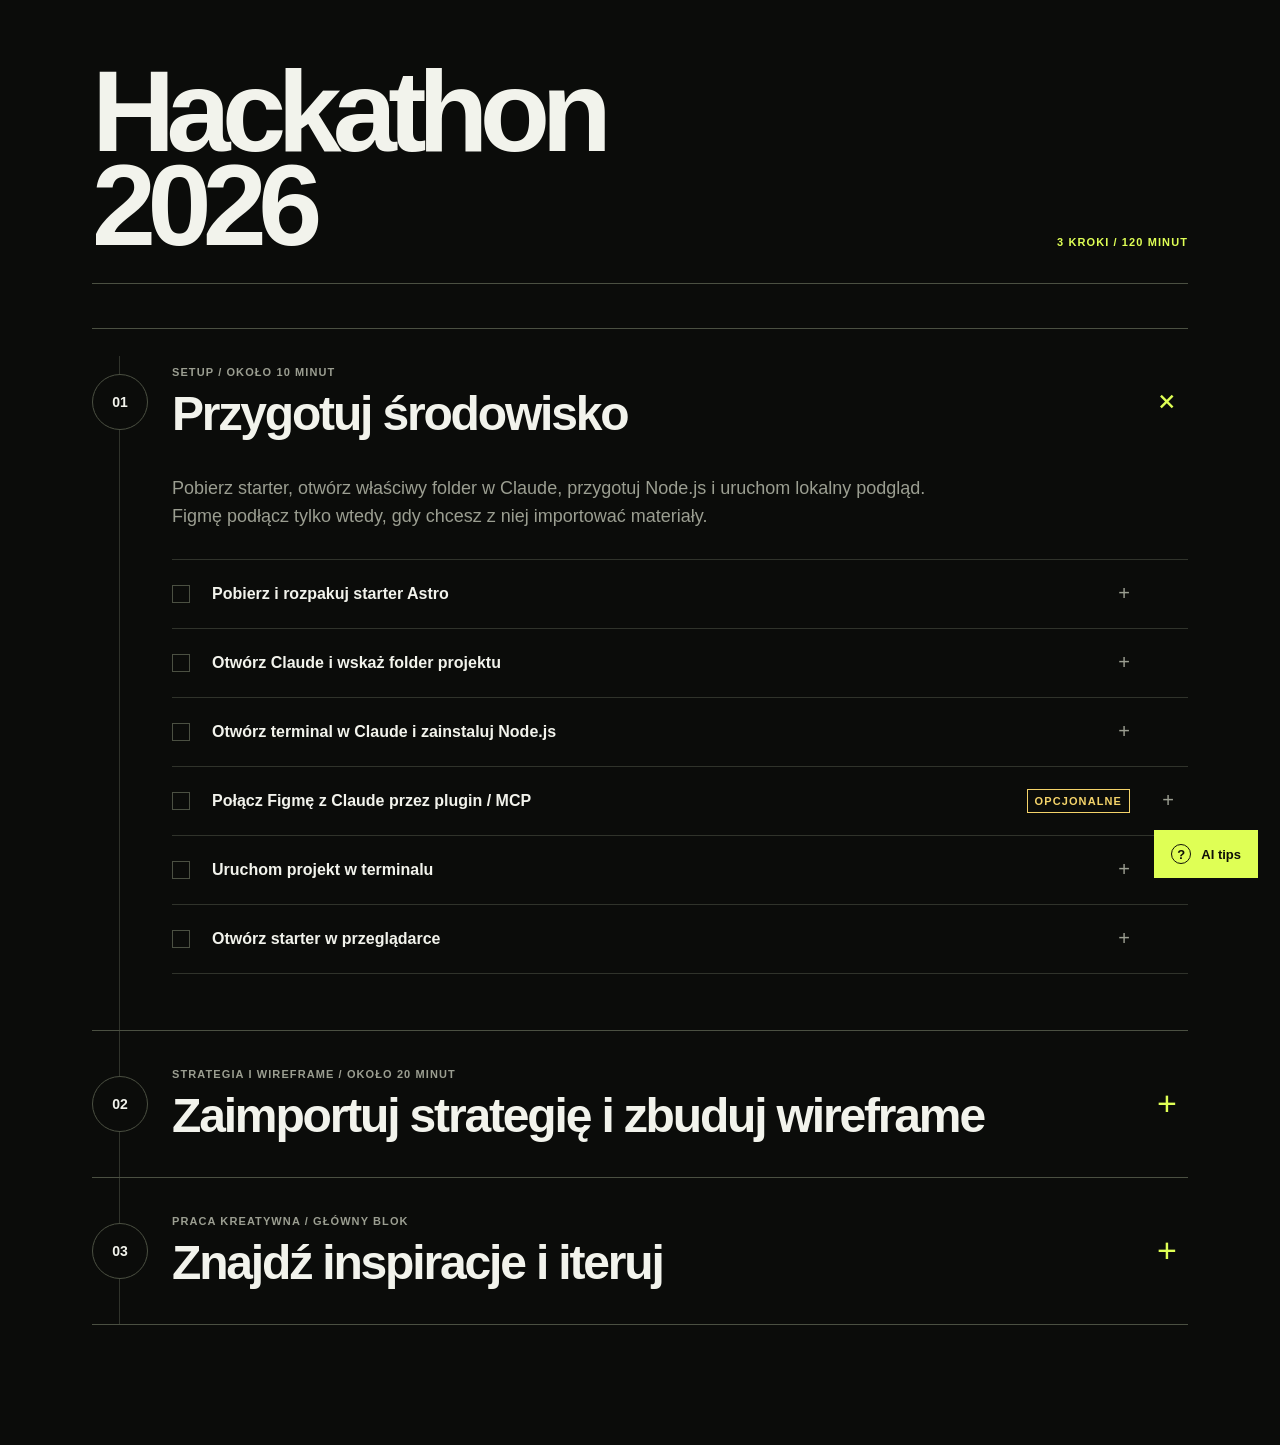
<file: hackathon-flow-solo/index.html>
<!doctype html>
<html lang="pl">
<head>
  <meta charset="utf-8">
  <meta name="viewport" content="width=device-width, initial-scale=1">
  <meta name="color-scheme" content="dark">
  <title>Hackathon 2026 — flow solo</title>
  <style>
    :root {
      --bg: #0b0c0a;
      --surface: #11120f;
      --surface-2: #171914;
      --text: #f2f3ec;
      --muted: #9b9e91;
      --line: #30332b;
      --line-strong: #4b5042;
      --accent: #dfff55;
      --accent-ink: #101108;
      --success: #77e59b;
      --success-bg: #173a23;
      --warning: #f4d36a;
      --radius: 2px;
      --page: 1160px;
      --focus: 0 0 0 3px rgba(223, 255, 85, .35);
    }

    * { box-sizing: border-box; }

    html { scroll-behavior: smooth; }

    body {
      background: var(--bg);
      color: var(--text);
      font-family: Inter, ui-sans-serif, -apple-system, BlinkMacSystemFont, "Segoe UI", sans-serif;
      margin: 0;
      min-width: 320px;
    }

    button, a { font: inherit; }

    button:focus-visible,
    a:focus-visible,
    summary:focus-visible {
      outline: 0;
      box-shadow: var(--focus);
    }

    .page {
      margin: 0 auto;
      max-width: var(--page);
      padding: 64px 32px 120px;
    }

    .hero {
      align-items: flex-end;
      border-bottom: 1px solid var(--line-strong);
      display: flex;
      justify-content: space-between;
      padding-bottom: 30px;
    }

    h1 {
      font-size: clamp(64px, 9vw, 132px);
      font-weight: 720;
      letter-spacing: -.075em;
      line-height: .82;
      margin: 0;
    }

    .hero-meta,
    .eyebrow,
    .snippet-label,
    .tag {
      font-size: 11px;
      font-weight: 760;
      letter-spacing: .1em;
      text-transform: uppercase;
    }

    .hero-meta { color: var(--accent); padding-bottom: 5px; }

    .timeline {
      counter-reset: stage;
      margin-top: 44px;
      position: relative;
    }

    .timeline::before {
      background: var(--line);
      bottom: 0;
      content: "";
      left: 27px;
      position: absolute;
      top: 28px;
      width: 1px;
    }

    details > summary { list-style: none; }
    details > summary::-webkit-details-marker { display: none; }

    .stage {
      border-bottom: 1px solid var(--line-strong);
      counter-increment: stage;
      position: relative;
    }

    .stage:first-child { border-top: 1px solid var(--line-strong); }

    .stage-summary {
      align-items: center;
      cursor: pointer;
      display: grid;
      gap: 24px;
      grid-template-columns: 56px minmax(0, 1fr) 42px;
      min-height: 146px;
      padding: 24px 0;
    }

    .stage-summary:hover .stage-title { color: var(--accent); }

    .stage-number {
      align-items: center;
      background: var(--bg);
      border: 1px solid var(--line-strong);
      border-radius: 50%;
      display: flex;
      font-size: 14px;
      font-weight: 760;
      height: 56px;
      justify-content: center;
      position: relative;
      width: 56px;
      z-index: 1;
    }

    .stage-number::before { content: counter(stage, decimal-leading-zero); }

    .eyebrow {
      color: var(--muted);
      display: block;
      margin-bottom: 12px;
    }

    .stage-title {
      display: block;
      font-size: clamp(28px, 4vw, 48px);
      font-weight: 650;
      letter-spacing: -.045em;
      line-height: 1;
      transition: color 180ms ease;
    }

    .stage-status {
      background: var(--success-bg);
      color: var(--success);
      display: none;
      letter-spacing: .04em;
      margin-left: 8px;
      padding: 5px 7px;
    }

    .stage.is-complete .stage-number {
      background: var(--success-bg);
      border-color: var(--success);
      color: var(--success);
    }

    .stage.is-complete .stage-number::before { content: "✓"; font-size: 19px; }
    .stage.is-complete .stage-status { display: inline-block; }

    .plus {
      color: var(--accent);
      font-size: 34px;
      font-weight: 300;
      justify-self: center;
      transition: transform 180ms ease;
    }

    .stage[open] > .stage-summary .plus { transform: rotate(45deg); }

    .stage-body {
      padding: 0 0 56px 80px;
    }

    .stage-lead {
      color: var(--muted);
      font-size: 18px;
      line-height: 1.55;
      margin: 0 0 28px;
      max-width: 760px;
    }

    .tasks { border-top: 1px solid var(--line); }

    .task { border-bottom: 1px solid var(--line); }

    .task-summary {
      align-items: center;
      cursor: pointer;
      display: grid;
      gap: 16px;
      grid-template-columns: 24px minmax(0, 1fr) auto 28px;
      min-height: 68px;
      padding: 12px 14px 12px 0;
    }

    .task-summary:hover .task-title { color: var(--accent); }

    .task-check {
      border: 1px solid var(--line-strong);
      display: block;
      height: 18px;
      position: relative;
      width: 18px;
    }

    .task.is-done .task-check {
      background: var(--success-bg);
      border-color: var(--success);
    }

    .task.is-done .task-check::after {
      color: var(--success);
      content: "✓";
      font-size: 12px;
      font-weight: 800;
      left: 3px;
      position: absolute;
      top: 0;
    }

    .task-title { font-size: 16px; font-weight: 680; transition: color 180ms ease; }

    .task-plus {
      color: var(--muted);
      font-size: 20px;
      justify-self: end;
      transition: transform 180ms ease;
    }

    .task[open] > .task-summary .task-plus { transform: rotate(45deg); }

    .tag {
      border: 1px solid currentColor;
      color: var(--warning);
      padding: 5px 7px;
      white-space: nowrap;
    }

    .task-content {
      display: grid;
      gap: 24px;
      grid-template-columns: minmax(0, 1fr) auto;
      padding: 12px 14px 28px 40px;
    }

    .task-copy { max-width: 800px; min-width: 0; }
    .task-copy p { color: var(--muted); line-height: 1.6; margin: 0 0 14px; }
    .task-copy p:last-child { margin-bottom: 0; }
    .task-copy strong { color: var(--text); }

    .button {
      align-items: center;
      background: transparent;
      border: 1px solid var(--line-strong);
      border-radius: var(--radius);
      color: var(--text);
      cursor: pointer;
      display: inline-flex;
      font-size: 12px;
      font-weight: 720;
      justify-content: center;
      min-height: 38px;
      padding: 9px 12px;
      text-decoration: none;
      transition: background 160ms ease, border-color 160ms ease, color 160ms ease;
    }

    .button:hover { border-color: var(--accent); color: var(--accent); }
    .button--accent { background: var(--accent); border-color: var(--accent); color: var(--accent-ink); }
    .button--accent:hover { background: var(--text); border-color: var(--text); color: var(--bg); }
    .button--done { align-self: start; white-space: nowrap; }
    .task.is-done .button--done { border-color: var(--success); color: var(--success); }
    .task[data-optional="true"].is-done .button--done { border-color: var(--warning); color: var(--warning); }

    .links { display: flex; flex-wrap: wrap; gap: 10px; margin: 18px 0; }

    [aria-disabled="true"] { cursor: not-allowed; opacity: .58; }

    .snippet {
      background: var(--surface);
      border: 1px solid var(--line);
      margin-top: 14px;
      min-width: 0;
    }

    .snippet-head {
      align-items: center;
      border-bottom: 1px solid var(--line);
      display: flex;
      justify-content: space-between;
      min-height: 48px;
      padding: 7px 9px 7px 15px;
    }

    .snippet-label { color: var(--muted); }

    pre {
      color: #dfe5ce;
      font-family: "SFMono-Regular", Consolas, "Liberation Mono", monospace;
      font-size: 12px;
      line-height: 1.65;
      margin: 0;
      overflow-x: auto;
      padding: 18px;
      white-space: pre-wrap;
    }

    .notice {
      border-left: 2px solid var(--accent);
      margin-top: 20px !important;
      padding: 2px 0 2px 16px;
    }

    .link-list { border-top: 1px solid var(--line); margin: 20px 0; }

    .link-row {
      align-items: center;
      border-bottom: 1px solid var(--line);
      color: var(--text);
      display: grid;
      gap: 16px;
      grid-template-columns: minmax(0, 1fr) auto 36px;
      min-height: 72px;
      padding: 12px 14px;
      text-decoration: none;
    }

    .link-row:not([aria-disabled="true"]):hover { background: var(--surface-2); }
    .link-platform { min-width: 0; }
    .link-platform strong { display: block; font-size: 15px; }
    .link-platform small { color: var(--muted); display: block; font-size: 12px; margin-top: 4px; }
    .link-tag { border: 1px solid var(--line-strong); color: var(--muted); font-size: 10px; letter-spacing: .08em; padding: 5px 7px; text-transform: uppercase; }
    .link-arrow { color: var(--accent); font-size: 18px; justify-self: end; }

    .load-more-row {
      align-items: center;
      display: flex;
      gap: 16px;
      justify-content: space-between;
      margin: -4px 0 20px;
    }

    .source-count {
      color: var(--muted);
      font-size: 11px;
      letter-spacing: .08em;
      text-transform: uppercase;
    }

    .load-more-row .button { min-width: 148px; }

    .guide-launcher {
      align-items: center;
      background: var(--accent);
      border: 0;
      bottom: 22px;
      color: var(--accent-ink);
      cursor: pointer;
      display: flex;
      font-size: 13px;
      font-weight: 800;
      gap: 10px;
      min-height: 48px;
      padding: 0 17px;
      position: fixed;
      right: 22px;
      z-index: 20;
    }

    .guide-launcher-icon {
      align-items: center;
      border: 1px solid currentColor;
      border-radius: 50%;
      display: flex;
      height: 20px;
      justify-content: center;
      width: 20px;
    }

    .guide-panel {
      background: var(--surface);
      border: 1px solid var(--line-strong);
      bottom: 82px;
      max-height: min(620px, calc(100vh - 110px));
      opacity: 0;
      overflow: auto;
      pointer-events: none;
      position: fixed;
      right: 22px;
      transform: translateY(12px);
      transition: opacity 180ms ease, transform 180ms ease;
      width: min(390px, calc(100vw - 44px));
      z-index: 19;
    }

    .guide-panel.is-open { opacity: 1; pointer-events: auto; transform: translateY(0); }

    .guide-head {
      align-items: flex-start;
      border-bottom: 1px solid var(--line);
      display: flex;
      justify-content: space-between;
      padding: 18px;
    }

    .guide-head span { color: var(--muted); font-size: 10px; letter-spacing: .1em; text-transform: uppercase; }
    .guide-head h2 { font-size: 20px; letter-spacing: -.025em; margin: 5px 0 0; }

    .guide-close {
      background: transparent;
      border: 0;
      color: var(--muted);
      cursor: pointer;
      font-size: 26px;
      height: 32px;
      width: 32px;
    }

    .tip + .tip { border-top: 1px solid var(--line); }
    .tip summary { align-items: center; cursor: pointer; display: flex; font-size: 14px; font-weight: 680; gap: 14px; justify-content: space-between; padding: 16px 18px; }
    .tip summary::after { color: var(--accent); content: "+"; font-size: 18px; font-weight: 400; }
    .tip[open] summary::after { content: "−"; }
    .tip p { color: var(--muted); font-size: 13px; line-height: 1.55; margin: 0; padding: 0 38px 17px 18px; }

    .toast {
      background: var(--text);
      bottom: 28px;
      color: var(--bg);
      font-size: 13px;
      font-weight: 750;
      left: 50%;
      opacity: 0;
      padding: 11px 15px;
      pointer-events: none;
      position: fixed;
      transform: translate(-50%, 10px);
      transition: opacity 160ms ease, transform 160ms ease;
      z-index: 30;
    }

    .toast.is-visible { opacity: 1; transform: translate(-50%, 0); }

    @media (max-width: 760px) {
      .page { padding: 36px 18px 100px; }
      .hero { align-items: flex-start; flex-direction: column; gap: 24px; }
      .hero-meta { padding: 0; }
      .stage-summary { gap: 14px; grid-template-columns: 46px minmax(0, 1fr) 30px; min-height: 120px; }
      .stage-number { height: 46px; width: 46px; }
      .stage-body { padding: 0 0 40px 60px; }
      .timeline::before { left: 22px; }
      .task-summary { gap: 10px; grid-template-columns: 22px minmax(0, 1fr) auto 24px; }
      .task-content { grid-template-columns: 1fr; padding: 14px 8px 24px 32px; }
      .button--done { justify-self: start; }
      .tag { font-size: 9px; }
      .link-row { gap: 10px; padding-inline: 10px; }
      .link-platform small { display: none; }
      .guide-launcher { bottom: 14px; right: 14px; }
      .guide-panel { bottom: 72px; max-height: calc(100svh - 92px); right: 14px; width: calc(100vw - 28px); }
    }

    @media (max-width: 430px) {
      h1 { font-size: 58px; }
      .stage-title { font-size: 25px; }
      .stage-summary { grid-template-columns: 38px minmax(0, 1fr) 28px; }
      .stage-number { height: 38px; width: 38px; }
      .stage-body { padding-left: 0; }
      .timeline::before { display: none; }
      .task-summary { grid-template-columns: 22px minmax(0, 1fr) 24px; }
      .task-summary .tag { grid-column: 2; justify-self: start; }
      .task-summary .task-plus { grid-column: 3; grid-row: 1; }
      pre { font-size: 11px; }
    }

    @media (prefers-reduced-motion: reduce) {
      *, *::before, *::after { scroll-behavior: auto !important; transition-duration: .01ms !important; }
    }
  </style>
</head>
<body>
  <main class="page">
    <header class="hero">
      <h1>Hackathon<br>2026</h1>
      <span class="hero-meta">3 kroki / 120 minut</span>
    </header>

    <section class="timeline" aria-label="Proces hackathonu">
      <details class="stage" id="krok-1" open>
        <summary class="stage-summary">
          <span class="stage-number" aria-hidden="true"></span>
          <span><span class="eyebrow">Setup / około 10 minut <span class="stage-status">✓ Gotowe</span></span><span class="stage-title">Przygotuj środowisko</span></span>
          <span class="plus" aria-hidden="true">+</span>
        </summary>
        <div class="stage-body">
          <p class="stage-lead">Pobierz starter, otwórz właściwy folder w Claude, przygotuj Node.js i uruchom lokalny podgląd. Figmę podłącz tylko wtedy, gdy chcesz z niej importować materiały.</p>
          <div class="tasks">
            <details class="task" data-task="download-starter">
              <summary class="task-summary"><span class="task-check" aria-hidden="true"></span><span class="task-title">Pobierz i rozpakuj starter Astro</span><span class="task-plus" aria-hidden="true">+</span></summary>
              <div class="task-content">
                <div class="task-copy">
                  <p>Pobierz paczkę, rozpakuj ją w łatwym do znalezienia miejscu i nazwij folder według produktu, np. <strong>nazwa-produktu-landing</strong>.</p>
                  <div class="links"><a class="button button--accent" href="#" aria-disabled="true" data-missing-link="astro-starter">Pobierz starter — link do uzupełnienia</a></div>
                </div>
                <button class="button button--done" type="button" data-done>Oznacz jako gotowe</button>
              </div>
            </details>

            <details class="task" data-task="open-claude">
              <summary class="task-summary"><span class="task-check" aria-hidden="true"></span><span class="task-title">Otwórz Claude i wskaż folder projektu</span><span class="task-plus" aria-hidden="true">+</span></summary>
              <div class="task-content">
                <div class="task-copy"><p>Uruchom Claude i wskaż dokładnie folder, w którym znajduje się rozpakowany starter Astro. Przed każdym promptem upewnij się, że pracujesz w prawidłowym projekcie.</p></div>
                <button class="button button--done" type="button" data-done>Oznacz jako gotowe</button>
              </div>
            </details>

            <details class="task" data-task="install-node">
              <summary class="task-summary"><span class="task-check" aria-hidden="true"></span><span class="task-title">Otwórz terminal w Claude i zainstaluj Node.js</span><span class="task-plus" aria-hidden="true">+</span></summary>
              <div class="task-content">
                <div class="task-copy">
                  <p>Po otwarciu projektu uruchom terminal w prawym górnym rogu Claude. Możesz też użyć aplikacji <strong>Terminal</strong> na swoim komputerze — wtedy najpierw przejdź do folderu projektu.</p>
                  <p>Wybierz polecenie odpowiednie dla swojego systemu.</p>
                  <div class="snippet">
                    <div class="snippet-head"><span class="snippet-label">macOS / Homebrew</span><button class="button copy" type="button">Kopiuj</button></div>
                    <pre>brew install node</pre>
                  </div>
                  <div class="snippet">
                    <div class="snippet-head"><span class="snippet-label">Windows / winget</span><button class="button copy" type="button">Kopiuj</button></div>
                    <pre>winget install OpenJS.NodeJS.LTS</pre>
                  </div>
                  <div class="snippet">
                    <div class="snippet-head"><span class="snippet-label">Sprawdź instalację</span><button class="button copy" type="button">Kopiuj</button></div>
                    <pre>node --version
npm --version</pre>
                  </div>
                  <p>Poprawny wynik pokazuje numer wersji Node.js rozpoczynający się od <strong>v</strong> oraz numer npm. Jeżeli polecenie nie istnieje albo nie zwraca numerów wersji, zgłoś problem prowadzącemu.</p>
                </div>
                <button class="button button--done" type="button" data-done>Oznacz jako gotowe</button>
              </div>
            </details>

            <details class="task" data-task="connect-figma" data-optional="true">
              <summary class="task-summary"><span class="task-check" aria-hidden="true"></span><span class="task-title">Połącz Figmę z Claude przez plugin / MCP</span><span class="tag">Opcjonalne</span><span class="task-plus" aria-hidden="true">+</span></summary>
              <div class="task-content">
                <div class="task-copy">
                  <p>Zrób to tylko wtedy, gdy chcesz przenosić z Figmy elementy wizualne, ikony, assety lub fragmenty designu. W Claude otwórz <strong>Plugins</strong>, wybierz <strong>Figma</strong> i przejdź autoryzację na koncie, na którym znajduje się właściwy projekt.</p>
                  <p>Jeżeli nie potrzebujesz Figmy albo integracja nie działa, pomiń ten punkt. Asset możesz wyeksportować ręcznie i umieścić bezpośrednio w folderze projektu.</p>
                </div>
                <button class="button button--done" type="button" data-done>Oznacz opcjonalnie</button>
              </div>
            </details>

            <details class="task" data-task="start-server">
              <summary class="task-summary"><span class="task-check" aria-hidden="true"></span><span class="task-title">Uruchom projekt w terminalu</span><span class="task-plus" aria-hidden="true">+</span></summary>
              <div class="task-content">
                <div class="task-copy">
                  <p>W terminalu otwartym dla folderu projektu wpisz poniższe polecenie i naciśnij Enter.</p>
                  <div class="snippet">
                    <div class="snippet-head"><span class="snippet-label">Terminal / uruchomienie projektu</span><button class="button copy" type="button">Kopiuj</button></div>
                    <pre>npm run dev</pre>
                  </div>
                  <p>Po chwili terminal powinien wyświetlić odpowiedź podobną do tej:</p>
                  <div class="snippet">
                    <div class="snippet-head"><span class="snippet-label">Przykładowa odpowiedź Astro</span></div>
                    <pre>astro v5.x.x ready in 320 ms

┃ Local    http://localhost:4321/
┃ Network  use --host to expose</pre>
                  </div>
                  <p>Skopiuj adres widoczny przy <strong>Local</strong>, np. <strong>http://localhost:4321/</strong>. Jeżeli terminal pokaże inny port, użyj adresu wyświetlonego u siebie.</p>
                </div>
                <button class="button button--done" type="button" data-done>Oznacz jako gotowe</button>
              </div>
            </details>

            <details class="task" data-task="open-preview">
              <summary class="task-summary"><span class="task-check" aria-hidden="true"></span><span class="task-title">Otwórz starter w przeglądarce</span><span class="task-plus" aria-hidden="true">+</span></summary>
              <div class="task-content">
                <div class="task-copy"><p>Wklej lokalny adres w pasku przeglądarki i sprawdź, czy strona startowa działa. Nie zamykaj terminala z uruchomionym serwerem. Gdy widzisz podgląd, przejdź do kroku 2.</p></div>
                <button class="button button--done" type="button" data-done>Oznacz jako gotowe</button>
              </div>
            </details>
          </div>
        </div>
      </details>

      <details class="stage" id="krok-2">
        <summary class="stage-summary">
          <span class="stage-number" aria-hidden="true"></span>
          <span><span class="eyebrow">Strategia i wireframe / około 20 minut <span class="stage-status">✓ Gotowe</span></span><span class="stage-title">Zaimportuj strategię i zbuduj wireframe</span></span>
          <span class="plus" aria-hidden="true">+</span>
        </summary>
        <div class="stage-body">
          <p class="stage-lead">Najpierw przekaż agentowi kontekst produktu. Następnie poproś o propozycję 2–3 sekcji, wybierz kierunek i dopiero wtedy zleć budowę strukturalnej bazy strony.</p>
          <div class="tasks">
            <details class="task" data-task="import-strategy">
              <summary class="task-summary"><span class="task-check" aria-hidden="true"></span><span class="task-title">Załącz strategię w nowym wątku</span><span class="task-plus" aria-hidden="true">+</span></summary>
              <div class="task-content">
                <div class="task-copy">
                  <p>Otwórz nowy wątek w Claude, załącz Markdown ze strategią produktu i wklej poniższy prompt. Agent ma uzupełnić właściwe pliki startera, ale jeszcze niczego nie projektować.</p>
                  <div class="links"><a class="button" href="#" aria-disabled="true" data-missing-link="strategy-markdown">Pobierz strategię — link do uzupełnienia</a></div>
                  <div class="snippet">
                    <div class="snippet-head"><span class="snippet-label">Prompt 01 / import strategii</span><button class="button copy" type="button">Kopiuj</button></div>
                    <pre>Przeczytaj załączony plik Markdown ze strategią produktu przygotowanego podczas pierwszego dnia. Najpierw zapoznaj się z dokumentacją startera i regułami dotyczącymi plików strategicznych.

Przenieś istotny kontekst produktu do właściwych plików w projekcie. Oddziel potwierdzone fakty, założenia i brakujące informacje. Nie twórz jeszcze interfejsu ani nowych komponentów.

Na końcu podsumuj, jakie pliki utworzyłeś lub zmieniłeś, oraz wskaż luki, które mogą wpłynąć na komunikację landing page’a.</pre>
                  </div>
                </div>
                <button class="button button--done" type="button" data-done>Oznacz jako gotowe</button>
              </div>
            </details>

            <details class="task" data-task="propose-architecture">
              <summary class="task-summary"><span class="task-check" aria-hidden="true"></span><span class="task-title">Poproś o propozycję architektury informacji</span><span class="task-plus" aria-hidden="true">+</span></summary>
              <div class="task-content">
                <div class="task-copy">
                  <p>Poproś AI o krótki plan. Na tym etapie wybierasz, co landing page ma powiedzieć — agent nie powinien jeszcze pisać kodu.</p>
                  <div class="snippet">
                    <div class="snippet-head"><span class="snippet-label">Prompt 02 / propozycja sekcji</span><button class="button copy" type="button">Kopiuj</button></div>
                    <pre>Na podstawie plików strategicznych produktu zaproponuj architekturę informacji dla landing page’a składającego się z 2–3 sekcji. Sekcje mają jasno komunikować wartość produktu i promować go właściwemu odbiorcy.

Dla każdej sekcji podaj:
1. cel komunikacyjny,
2. jeden główny komunikat,
3. potrzebną treść, dowód lub asset,
4. sposób przejścia do kolejnej sekcji.

Przedstaw wynik jako krótką, numerowaną listę. Nie pisz kodu, nie buduj jeszcze strony i nie dodawaj niepotwierdzonych informacji.</pre>
                  </div>
                </div>
                <button class="button button--done" type="button" data-done>Oznacz jako gotowe</button>
              </div>
            </details>

            <details class="task" data-task="build-wireframe">
              <summary class="task-summary"><span class="task-check" aria-hidden="true"></span><span class="task-title">Zleć budowę wireframe’u</span><span class="task-plus" aria-hidden="true">+</span></summary>
              <div class="task-content">
                <div class="task-copy">
                  <p>Wklej wybrany i ewentualnie poprawiony wariant architektury. Agent ma zbudować działającą bazę, którą dopracujesz wizualnie w kolejnym kroku.</p>
                  <div class="snippet">
                    <div class="snippet-head"><span class="snippet-label">Prompt 03 / budowa wireframe’u</span><button class="button copy" type="button">Kopiuj</button></div>
                    <pre>Zbuduj wireframe landing page’a na podstawie poniższej, zatwierdzonej architektury informacji:

[WKLEJ TUTAJ WYBRANY PLAN 2–3 SEKCJI]

Stwórz strukturalną bazę tych sekcji. Korzystaj z istniejących komponentów, tokenów, assetów, brandingu i agentic rules startera Mecha. Zachowaj obecny system zamiast tworzyć równoległe style. Użyj treści wynikających z plików strategicznych i nie wymyślaj brakujących faktów.

Na tym etapie skup się na hierarchii, układzie i przepływie informacji — bez pełnego dopracowania wizualnego. Po implementacji sprawdź działanie strony w przeglądarce i podsumuj zmienione pliki.</pre>
                  </div>
                  <p class="notice"><strong>To zadanie może potrwać kilka lub kilkanaście minut.</strong> Nie czekaj bezczynnie — przejdź od razu do kroku 3 i zacznij zbierać inspiracje.</p>
                </div>
                <button class="button button--done" type="button" data-done>Oznacz jako gotowe</button>
              </div>
            </details>
          </div>
        </div>
      </details>

      <details class="stage" id="krok-3">
        <summary class="stage-summary">
          <span class="stage-number" aria-hidden="true"></span>
          <span><span class="eyebrow">Praca kreatywna / główny blok <span class="stage-status">✓ Gotowe</span></span><span class="stage-title">Znajdź inspiracje i iteruj</span></span>
          <span class="plus" aria-hidden="true">+</span>
        </summary>
        <div class="stage-body">
          <p class="stage-lead">W czasie budowy wireframe’u zbierz kierunek wizualny. Gdy baza będzie gotowa, rozwijaj ją małymi zmianami zgodnie z workflow startera pokazanym przez prowadzącego w kroku 0.</p>
          <div class="tasks">
            <details class="task" data-task="find-and-collect-inspiration">
              <summary class="task-summary"><span class="task-check" aria-hidden="true"></span><span class="task-title">Znajdź i zbierz inspiracje</span><span class="task-plus" aria-hidden="true">+</span></summary>
              <div class="task-content">
                <div class="task-copy">
                  <p>Szukaj konkretnych rozwiązań: kompozycji sekcji, sposobu pokazania produktu, zachowania typografii, animacji albo gotowej techniki. Otwieraj przydatne strony w nowych kartach, rób screenshoty i zapisuj assety oraz linki w jednym lokalnym folderze.</p>
                  <div class="link-list" id="inspiration-list" aria-live="polite"></div>
                  <div class="load-more-row">
                    <span class="source-count" id="inspiration-count"></span>
                    <button class="button" id="load-more-inspiration" type="button">Load more</button>
                  </div>
                  <p>Gdy wireframe będzie gotowy, załącz wybrane materiały do Claude i opisz, <strong>jaki efekt chcesz uzyskać</strong>: kompozycję, typografię, motion, asset albo sposób prezentacji produktu. Nie proś o bezpośrednie kopiowanie całej strony.</p>
                  <p>Lista pochodzi z kategorii <strong>Kuratela</strong> w bazie Design Resources. Wpis bez poprawnego adresu pozostaje oznaczony jako link do uzupełnienia.</p>
                </div>
                <button class="button button--done" type="button" data-done>Oznacz jako gotowe</button>
              </div>
            </details>

            <details class="task" data-task="iterate-section-by-section">
              <summary class="task-summary"><span class="task-check" aria-hidden="true"></span><span class="task-title">Iteruj sekcja po sekcji w Claude</span><span class="task-plus" aria-hidden="true">+</span></summary>
              <div class="task-content">
                <div class="task-copy">
                  <p>Włącz <strong>Grid Guides</strong>. Gdy chcesz zmienić element, najedź na niego i skopiuj identyfikator komponentu. Przy zmianach layoutu określaj dokładnie, od której do której kolumny ma znajdować się każdy element.</p>
                  <p>Każdy prompt powinien dotyczyć jednej sekcji, komponentu albo animacji. Możesz pracować w 2–3 wątkach równolegle, jeśli ich zakresy nie dotykają tych samych plików i elementów.</p>

                  <div class="snippet">
                    <div class="snippet-head"><span class="snippet-label">Przykład / kolor przycisku</span><button class="button copy" type="button">Kopiuj</button></div>
                    <pre>Zaktualizuj tylko komponent `[IDENTYFIKATOR PRZYCISKU]`. Zmień jego kolor tła na `[KOLOR LUB TOKEN]` i dobierz czytelny kolor tekstu. Zachowaj istniejące wymiary, typografię oraz stany hover i focus. Nie zmieniaj pozostałych przycisków ani globalnej palety. Po zmianie sprawdź rezultat w przeglądarce.</pre>
                  </div>

                  <div class="snippet">
                    <div class="snippet-head"><span class="snippet-label">Przykład / układ na gridzie</span><button class="button copy" type="button">Kopiuj</button></div>
                    <pre>Zaktualizuj tylko sekcję `[IDENTYFIKATOR SEKCJI]`. Na desktopie umieść blok tekstowy w kolumnach 1–4, a główny wizual w kolumnach 5–12. Zachowaj istniejące komponenty i spacing systemu. Na mobile ustaw najpierw tekst, a następnie wizual. Nie przebudowuj pozostałych sekcji. Sprawdź layout w przeglądarce.</pre>
                  </div>

                  <div class="snippet">
                    <div class="snippet-head"><span class="snippet-label">Przykład / animacja timeline’u</span><button class="button copy" type="button">Kopiuj</button></div>
                    <pre>Dodaj subtelną animację do timeline’u `[IDENTYFIKATOR KOMPONENTU]`. Podczas scrollowania kolejne elementy mają pojawiać się sekwencyjnie przez zmianę opacity i przesunięcie w osi Y. Zachowaj czytelność, aktualny layout i płynność na mobile. Uwzględnij `prefers-reduced-motion` i nie zmieniaj innych komponentów. Po implementacji przetestuj efekt w przeglądarce.</pre>
                  </div>

                  <div class="snippet">
                    <div class="snippet-head"><span class="snippet-label">Przykład / praca z inspiracją</span><button class="button copy" type="button">Kopiuj</button></div>
                    <pre>Pracuj tylko nad sekcją `[IDENTYFIKATOR SEKCJI]`. Załączoną inspirację wykorzystaj jako referencję dla `[KOMPOZYCJI / TYPOGRAFII / MOTION / SPOSOBU POKAZANIA PRODUKTU]`, ale nie kopiuj jej dosłownie. Zachowaj komponenty, tokeny i branding Mecha. Najpierw krótko opisz plan zmiany, następnie go wdroż i sprawdź rezultat w przeglądarce.</pre>
                  </div>
                </div>
                <button class="button button--done" type="button" data-done>Oznacz jako gotowe</button>
              </div>
            </details>
          </div>
        </div>
      </details>
    </section>
  </main>

  <button class="guide-launcher" id="guide-launcher" type="button" aria-expanded="false" aria-controls="ai-guide">
    <span class="guide-launcher-icon" aria-hidden="true">?</span>
    AI tips
  </button>

  <aside class="guide-panel" id="ai-guide" aria-hidden="true" aria-labelledby="guide-title">
    <div class="guide-head">
      <div><span>Szybki poradnik</span><h2 id="guide-title">Jak sprawnie budować z AI</h2></div>
      <button class="guide-close" id="guide-close" type="button" aria-label="Zamknij poradnik">×</button>
    </div>
    <div class="guide-tips">
      <details class="tip"><summary>Pracuj maksymalnie w 2–3 wątkach</summary><p>Osobne wątki mogą dotyczyć np. copy, assetu i animacji. Nie otwieraj kilkunastu rozmów, nad którymi trudno zapanować.</p></details>
      <details class="tip"><summary>Rozdzielaj zakresy</summary><p>Nie zlecaj dwóm agentom jednoczesnej zmiany tego samego komponentu, pliku ani wspólnych tokenów.</p></details>
      <details class="tip"><summary>Opisuj konkretny rezultat</summary><p>Podaj identyfikator komponentu, cel zmiany, kolumny gridu i elementy, których agent nie powinien ruszać. „Zrób ładniej” nie wystarczy.</p></details>
      <details class="tip"><summary>Dobieraj model do zadania</summary><p>Mocniejszego modelu używaj do strategii, architektury, komponentów i animacji. Szybszy wystarczy do copy, spacingu i drobnych poprawek.</p></details>
      <details class="tip"><summary>Nie czekaj bezczynnie</summary><p>Gdy agent buduje wireframe, zbieraj inspiracje, rób screenshoty i przygotowuj assety do kolejnej iteracji.</p></details>
      <details class="tip"><summary>Inspiracja potrzebuje instrukcji</summary><p>Wklejając referencję do Claude, napisz, czy chodzi o kompozycję, typografię, motion, asset czy zachowanie komponentu.</p></details>
      <details class="tip"><summary>Iteruj małymi zmianami</summary><p>Przed większą zmianą upewnij się, że projekt działa. Pracuj sekcja po sekcji i po każdej zmianie sprawdzaj efekt w przeglądarce.</p></details>
      <details class="tip"><summary>Problem techniczny? Zgłoś go</summary><p>Jeżeli projekt nie startuje, terminal pokazuje błąd albo integracja nie działa, zgłoś to prowadzącemu zamiast tracić dużą część warsztatu na diagnozę.</p></details>
    </div>
  </aside>

  <div class="toast" id="toast" role="status" aria-live="polite">Skopiowano</div>

  <script>
    (() => {
      const storageKey = 'hackathon-2026-solo-flow-v1';
      const tasks = [...document.querySelectorAll('.task[data-task]')];
      const toast = document.getElementById('toast');
      const guideLauncher = document.getElementById('guide-launcher');
      const guidePanel = document.getElementById('ai-guide');
      const guideClose = document.getElementById('guide-close');
      const inspirationList = document.getElementById('inspiration-list');
      const inspirationCount = document.getElementById('inspiration-count');
      const loadMoreInspiration = document.getElementById('load-more-inspiration');
      let toastTimer;

      const inspirationSources = [
        { name: 'Awwwards', url: 'https://www.awwwards.com/' },
        { name: 'Behance', url: 'https://www.behance.net/' },
        { name: 'Brandbooki', url: 'https://brandingstyleguides.com/' },
        { name: 'CSS Awards', url: '', description: 'Link do uzupełnienia' },
        { name: 'Curated Design', url: 'https://www.curated.design/' },
        { name: 'dark.design', url: 'https://www.dark.design/' },
        { name: 'Dribbble', url: 'https://dribbble.com/' },
        { name: 'Fonts In Use', url: 'https://fontsinuse.com/' },
        { name: 'Footer Design', url: 'https://www.footer.design/', description: 'Projekty footerów i całych stron' },
        { name: 'Godly', url: 'https://godly.website/' },
        { name: 'Hoverstat.es', url: 'https://www.hoverstat.es/' },
        { name: 'Abduzeedo', url: 'https://abduzeedo.com/', description: 'Magazyn i portal o sztuce oraz designie' },
        { name: 'Panda', url: 'https://app.usepanda.com/#/' },
        { name: 'Visual Journal', url: 'https://visualjournal.it/' },
        { name: 'Httpster', url: 'https://httpster.net/' },
        { name: 'Curator X', url: 'https://www.curatorx.io/inspiration' },
        { name: 'Land-book', url: 'https://land-book.com/' },
        { name: 'MaxiBestOf', url: 'https://maxibestof.one/', description: 'Wybrane projekty digitalowe' },
        { name: 'Minimal Gallery', url: 'https://minimal.gallery/' },
        { name: 'Mobbin', url: 'https://mobbin.com/browse/ios/apps' },
        { name: 'OffGrid', url: 'https://www.offgrid-design.co/' },
        { name: 'Pinterest', url: 'https://pl.pinterest.com/' },
        { name: 'SaaSpo', url: 'https://www.saaspo.com/' },
        { name: 'SeeSaw', url: 'https://www.seesaw.website/' },
        { name: 'Sidebar.io', url: 'https://sidebar.io/' },
        { name: 'SiteInspire', url: 'https://www.siteinspire.com' },
        { name: 'The Brand Identity', url: 'https://the-brandidentity.com/features' },
        { name: 'Wow-web', url: 'https://wow-web.co.uk/' }
      ];

      const inspirationPageSize = 6;
      let visibleInspirationCount = 0;

      function readDone() {
        try {
          const saved = JSON.parse(localStorage.getItem(storageKey));
          return Array.isArray(saved) ? new Set(saved) : new Set();
        } catch (_) {
          return new Set();
        }
      }

      let done = readDone();

      function saveDone() {
        try { localStorage.setItem(storageKey, JSON.stringify([...done])); } catch (_) {}
      }

      function renderDone() {
        tasks.forEach(task => {
          const isDone = done.has(task.dataset.task);
          const button = task.querySelector('[data-done]');
          task.classList.toggle('is-done', isDone);
          if (!button) return;
          button.setAttribute('aria-pressed', String(isDone));
          if (task.dataset.optional === 'true') {
            button.textContent = isDone ? 'Opcjonalne — cofnij' : 'Oznacz opcjonalnie';
          } else {
            button.textContent = isDone ? 'Gotowe — cofnij' : 'Oznacz jako gotowe';
          }
        });

        document.querySelectorAll('.stage').forEach(stage => {
          const requiredTasks = [...stage.querySelectorAll('.task[data-task]:not([data-optional="true"])')];
          const complete = requiredTasks.length > 0 && requiredTasks.every(task => done.has(task.dataset.task));
          stage.classList.toggle('is-complete', complete);
        });
      }

      tasks.forEach(task => {
        const button = task.querySelector('[data-done]');
        if (!button) return;
        button.addEventListener('click', () => {
          const id = task.dataset.task;
          done.has(id) ? done.delete(id) : done.add(id);
          saveDone();
          renderDone();
        });
      });

      function showToast(message) {
        toast.textContent = message;
        toast.classList.add('is-visible');
        clearTimeout(toastTimer);
        toastTimer = setTimeout(() => toast.classList.remove('is-visible'), 1700);
      }

      function sourceDescription(source) {
        if (source.description) return source.description;
        try { return new URL(source.url).hostname.replace(/^www\./, ''); } catch (_) { return 'Link do uzupełnienia'; }
      }

      function createSourceRow(source) {
        const link = document.createElement('a');
        link.className = 'link-row';
        link.target = '_blank';
        link.rel = 'noopener noreferrer';
        link.href = source.url || '#';

        if (!source.url) {
          link.setAttribute('aria-disabled', 'true');
          link.dataset.missingLink = 'css-awards';
        }

        const platform = document.createElement('span');
        platform.className = 'link-platform';

        const name = document.createElement('strong');
        name.textContent = source.name;
        const description = document.createElement('small');
        description.textContent = sourceDescription(source);
        platform.append(name, description);

        const tag = document.createElement('span');
        tag.className = 'link-tag';
        tag.textContent = 'Kuratela';

        const arrow = document.createElement('span');
        arrow.className = 'link-arrow';
        arrow.setAttribute('aria-hidden', 'true');
        arrow.textContent = source.url ? '↗' : '—';

        link.append(platform, tag, arrow);
        return link;
      }

      function renderNextInspirationPage() {
        const nextCount = Math.min(visibleInspirationCount + inspirationPageSize, inspirationSources.length);
        const fragment = document.createDocumentFragment();

        inspirationSources.slice(visibleInspirationCount, nextCount).forEach(source => {
          fragment.appendChild(createSourceRow(source));
        });

        inspirationList.appendChild(fragment);
        visibleInspirationCount = nextCount;
        inspirationCount.textContent = `${visibleInspirationCount} / ${inspirationSources.length} źródeł`;

        const hasMore = visibleInspirationCount < inspirationSources.length;
        loadMoreInspiration.hidden = !hasMore;
        if (hasMore) {
          const remaining = inspirationSources.length - visibleInspirationCount;
          loadMoreInspiration.textContent = `Load more · ${Math.min(inspirationPageSize, remaining)}`;
        }
      }

      async function copyText(value) {
        if (navigator.clipboard && window.isSecureContext) {
          await navigator.clipboard.writeText(value);
          return;
        }
        const area = document.createElement('textarea');
        area.value = value;
        area.setAttribute('readonly', '');
        area.style.position = 'fixed';
        area.style.opacity = '0';
        document.body.appendChild(area);
        area.select();
        const copied = document.execCommand('copy');
        area.remove();
        if (!copied) throw new Error('copy failed');
      }

      document.querySelectorAll('.copy').forEach(button => {
        button.addEventListener('click', async () => {
          const code = button.closest('.snippet')?.querySelector('pre')?.textContent.trim();
          if (!code) return;
          try {
            await copyText(code);
            showToast('Skopiowano');
          } catch (_) {
            showToast('Nie udało się skopiować');
          }
        });
      });

      document.addEventListener('click', event => {
        const link = event.target.closest('[data-missing-link]');
        if (link) {
          event.preventDefault();
          showToast('Link do uzupełnienia');
        }
      });

      loadMoreInspiration.addEventListener('click', renderNextInspirationPage);

      function setGuide(open, restoreFocus = false) {
        guidePanel.classList.toggle('is-open', open);
        guidePanel.setAttribute('aria-hidden', String(!open));
        guideLauncher.setAttribute('aria-expanded', String(open));
        if (open) guideClose.focus();
        if (!open && restoreFocus) guideLauncher.focus();
      }

      guideLauncher.addEventListener('click', () => setGuide(!guidePanel.classList.contains('is-open')));
      guideClose.addEventListener('click', () => setGuide(false, true));

      document.addEventListener('keydown', event => {
        if (event.key === 'Escape' && guidePanel.classList.contains('is-open')) setGuide(false, true);
      });

      document.addEventListener('click', event => {
        if (!guidePanel.classList.contains('is-open')) return;
        if (!guidePanel.contains(event.target) && !guideLauncher.contains(event.target)) setGuide(false);
      });

      renderNextInspirationPage();
      renderDone();
    })();
  </script>
</body>
</html>
</file>
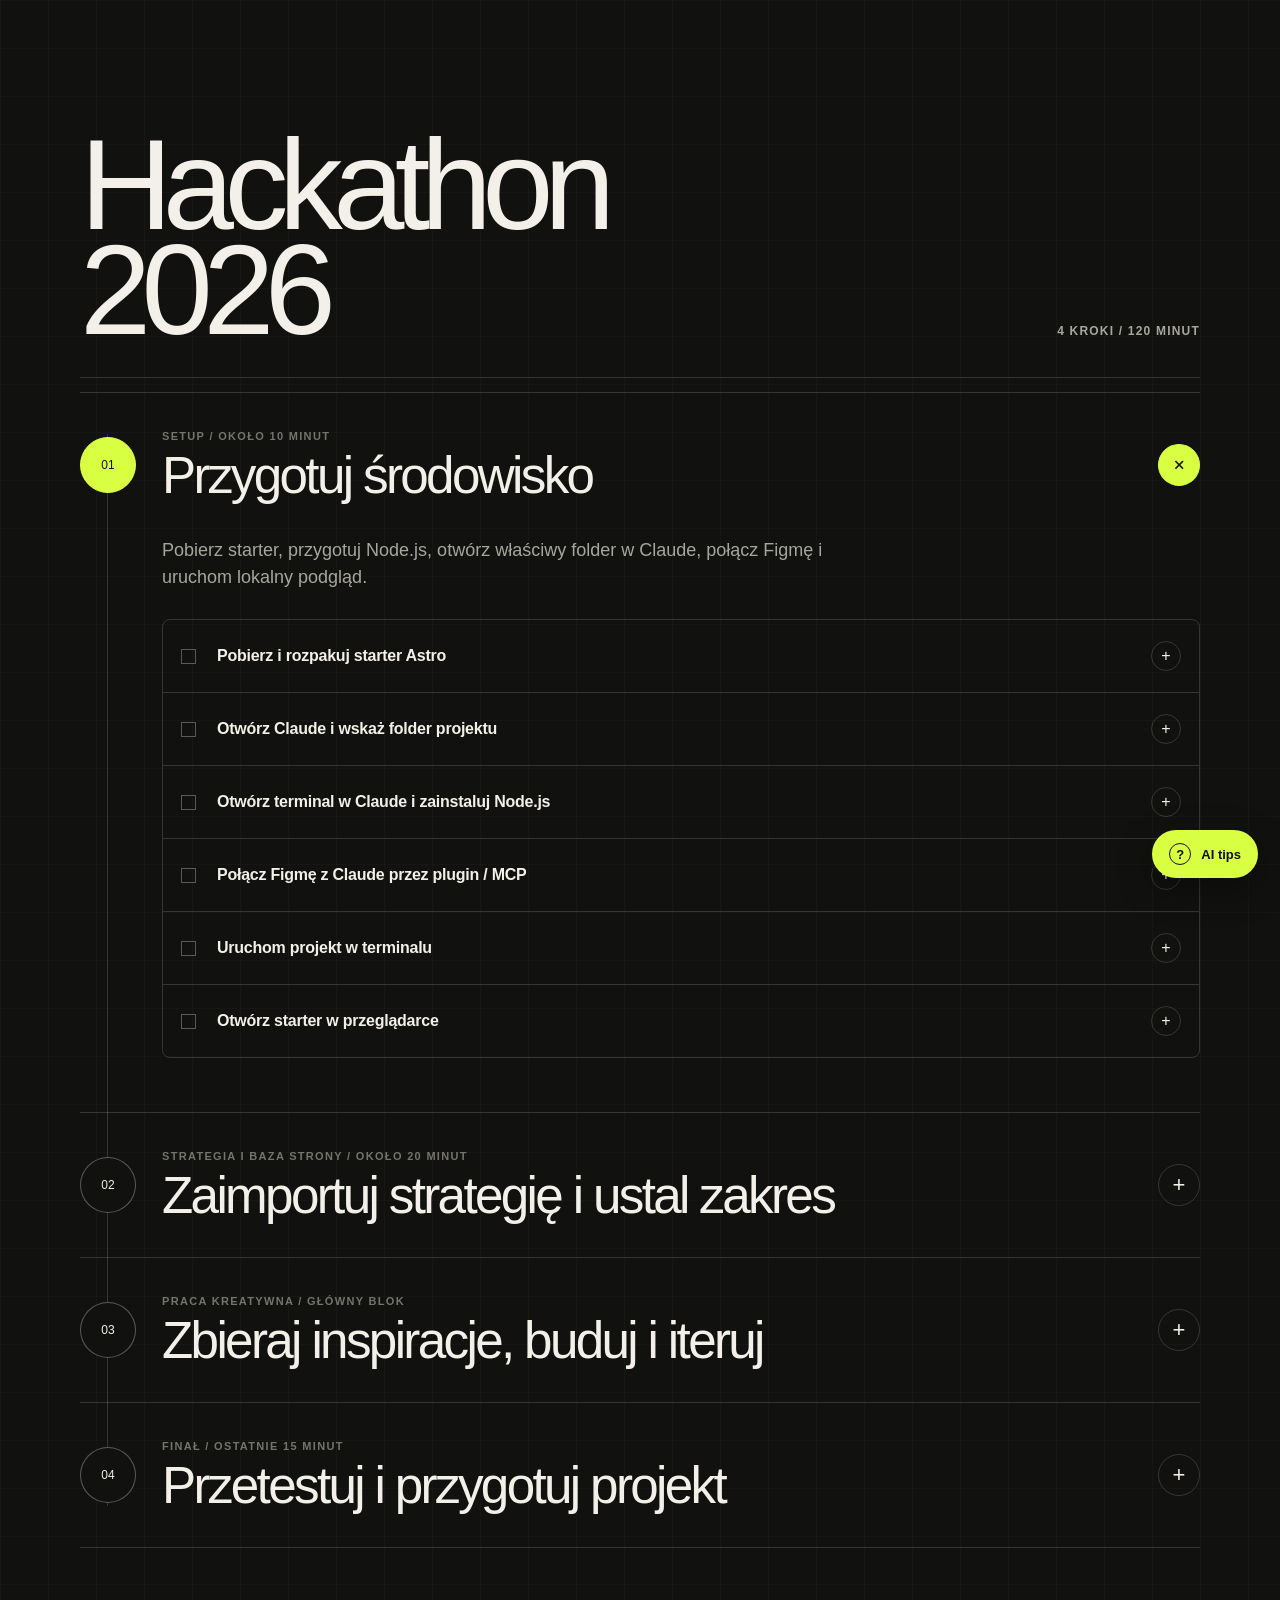
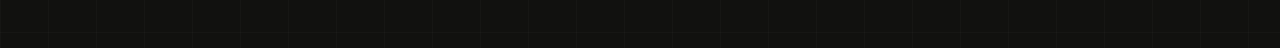
<file: hackathon-flow/index.html>
<!doctype html>
<html lang="pl">
<head>
  <meta charset="utf-8">
  <meta name="viewport" content="width=device-width, initial-scale=1">
  <meta name="theme-color" content="#11110f">
  <meta name="description" content="Hackathon 2026 — cztery kroki od uruchomienia startera Astro do gotowego projektu.">
  <link rel="icon" href="data:image/svg+xml,%3Csvg xmlns='http://www.w3.org/2000/svg' viewBox='0 0 32 32'%3E%3Crect width='32' height='32' rx='4' fill='%23d9ff43'/%3E%3Cpath d='M8 8h16v6H14v4h10v6H8z' fill='%2311110f'/%3E%3C/svg%3E">
  <title>Hackathon 2026</title>
  <style>
    :root {
      color-scheme: dark;
      --bg: #11110f;
      --surface: #181816;
      --surface-2: #20201d;
      --text: #f2f0e8;
      --muted: #a7a69e;
      --quiet: #74746d;
      --line: rgba(242, 240, 232, .16);
      --line-strong: rgba(242, 240, 232, .32);
      --accent: #d9ff43;
      --accent-ink: #11110f;
      --success: #a4e98a;
      --danger: #ff806e;
      --radius: 8px;
      --content: min(1120px, calc(100vw - 48px));
      --ease: cubic-bezier(.22, 1, .36, 1);
    }

    * { box-sizing: border-box; }

    html {
      background: var(--bg);
      scroll-behavior: smooth;
    }

    body {
      background:
        linear-gradient(rgba(255,255,255,.018) 1px, transparent 1px),
        linear-gradient(90deg, rgba(255,255,255,.018) 1px, transparent 1px),
        var(--bg);
      background-size: 48px 48px;
      color: var(--text);
      font-family: Inter, ui-sans-serif, -apple-system, BlinkMacSystemFont, "Segoe UI", sans-serif;
      margin: 0;
      min-width: 320px;
      text-rendering: optimizeLegibility;
    }

    button, a, summary { -webkit-tap-highlight-color: transparent; }
    button { color: inherit; font: inherit; }
    a { color: inherit; }
    :focus-visible { outline: 3px solid var(--accent); outline-offset: 4px; }
    ::selection { background: var(--accent); color: var(--accent-ink); }

    .page {
      margin-inline: auto;
      padding-bottom: 100px;
      width: var(--content);
    }

    .hero {
      align-items: end;
      border-bottom: 1px solid var(--line);
      display: flex;
      justify-content: space-between;
      min-height: 42svh;
      padding: clamp(64px, 12vh, 140px) 0 34px;
    }

    h1 {
      font-size: clamp(62px, 10vw, 148px);
      font-weight: 520;
      letter-spacing: -.075em;
      line-height: .82;
      margin: 0;
    }

    .hero-meta {
      color: var(--muted);
      font-size: 12px;
      font-weight: 700;
      letter-spacing: .1em;
      padding-bottom: 5px;
      text-transform: uppercase;
    }

    .timeline {
      counter-reset: stage;
      margin-top: 14px;
      position: relative;
    }

    .timeline::before {
      background: var(--line);
      content: "";
      left: 27px;
      position: absolute;
      top: 42px;
      bottom: 42px;
      width: 1px;
    }

    .stage {
      border-top: 1px solid var(--line);
      counter-increment: stage;
      position: relative;
    }

    .stage:last-child { border-bottom: 1px solid var(--line); }

    .stage-summary {
      align-items: center;
      cursor: pointer;
      display: grid;
      gap: 26px;
      grid-template-columns: 56px minmax(0, 1fr) 42px;
      list-style: none;
      min-height: 144px;
      padding: 24px 0;
    }

    .stage-summary::-webkit-details-marker,
    .task-summary::-webkit-details-marker { display: none; }

    .stage-number {
      align-items: center;
      background: var(--bg);
      border: 1px solid var(--line-strong);
      border-radius: 50%;
      display: flex;
      font-size: 12px;
      height: 56px;
      justify-content: center;
      position: relative;
      width: 56px;
      z-index: 1;
    }

    .stage-number::before { content: "0" counter(stage); }
    .stage[open] .stage-number { background: var(--accent); border-color: var(--accent); color: var(--accent-ink); }

    .stage-number::after {
      align-items: center;
      background: var(--success);
      border: 2px solid var(--bg);
      border-radius: 50%;
      bottom: -5px;
      color: var(--bg);
      content: "✓";
      display: none;
      font-size: 10px;
      font-weight: 900;
      height: 21px;
      justify-content: center;
      position: absolute;
      right: -5px;
      width: 21px;
    }

    .stage.is-complete .stage-number { border-color: var(--success); }
    .stage.is-complete .stage-number::after { display: flex; }

    .eyebrow {
      align-items: center;
      color: var(--quiet);
      display: flex;
      gap: 9px;
      font-size: 11px;
      font-weight: 760;
      letter-spacing: .12em;
      margin-bottom: 10px;
      text-transform: uppercase;
    }

    .stage-status {
      align-items: center;
      background: var(--success);
      border-radius: 999px;
      color: var(--bg);
      display: none;
      font-size: 9px;
      font-weight: 850;
      gap: 4px;
      letter-spacing: .06em;
      padding: 4px 7px;
    }

    .stage.is-complete .stage-status { display: inline-flex; }

    .stage-title {
      display: block;
      font-size: clamp(29px, 4vw, 52px);
      font-weight: 520;
      letter-spacing: -.052em;
      line-height: .95;
    }

    .plus {
      align-items: center;
      border: 1px solid var(--line);
      border-radius: 50%;
      display: flex;
      font-size: 22px;
      height: 42px;
      justify-content: center;
      transition: background .2s ease, color .2s ease, transform .35s var(--ease);
      width: 42px;
    }

    .stage[open] > .stage-summary .plus,
    .task[open] > .task-summary .task-plus {
      background: var(--accent);
      border-color: var(--accent);
      color: var(--accent-ink);
      transform: rotate(45deg);
    }

    .stage-body {
      padding: 0 0 54px 82px;
    }

    .stage-lead {
      color: var(--muted);
      font-size: 18px;
      line-height: 1.5;
      margin: 0 0 28px;
      max-width: 70ch;
    }

    .statement {
      background: var(--accent);
      border-radius: var(--radius);
      color: var(--accent-ink);
      font-size: clamp(23px, 3vw, 38px);
      font-weight: 560;
      letter-spacing: -.045em;
      line-height: 1.08;
      margin-bottom: 26px;
      padding: clamp(22px, 4vw, 38px);
    }

    .statement small {
      display: block;
      font-size: 11px;
      font-weight: 780;
      letter-spacing: .12em;
      margin-bottom: 24px;
      text-transform: uppercase;
    }

    .tasks {
      border: 1px solid var(--line);
      border-radius: var(--radius);
      overflow: hidden;
    }

    .task + .task { border-top: 1px solid var(--line); }

    .task-summary {
      align-items: center;
      cursor: pointer;
      display: grid;
      gap: 14px;
      grid-template-columns: 22px minmax(0, 1fr) 30px;
      list-style: none;
      min-height: 72px;
      padding: 14px 18px;
      transition: background .2s ease;
    }

    .task-summary:hover { background: rgba(255,255,255,.025); }

    .task-check {
      border: 1px solid var(--line-strong);
      height: 15px;
      position: relative;
      width: 15px;
    }

    .task.is-done .task-check { background: var(--success); border-color: var(--success); }
    .task.is-done .task-check::after { color: var(--bg); content: "✓"; font-size: 11px; font-weight: 900; left: 2px; position: absolute; top: -1px; }
    .task.is-done .task-title { color: var(--muted); }

    .task-title { font-size: 16px; font-weight: 650; letter-spacing: -.015em; }

    .task-plus {
      align-items: center;
      border: 1px solid var(--line);
      border-radius: 50%;
      display: flex;
      font-size: 16px;
      height: 30px;
      justify-content: center;
      transition: background .2s ease, color .2s ease, transform .3s var(--ease);
      width: 30px;
    }

    .task-content {
      background: var(--surface);
      border-top: 1px solid var(--line);
      display: grid;
      gap: 24px;
      grid-template-columns: minmax(0, 1fr) auto;
      padding: 22px 22px 24px 54px;
    }

    .task-copy { color: var(--muted); font-size: 14px; line-height: 1.6; max-width: 72ch; }
    .task-copy p:last-child { margin-bottom: 0; }
    .task-copy strong { color: var(--text); }

    .button {
      align-items: center;
      background: transparent;
      border: 1px solid var(--line-strong);
      border-radius: 6px;
      cursor: pointer;
      display: inline-flex;
      font-size: 12px;
      font-weight: 740;
      gap: 12px;
      justify-content: center;
      min-height: 40px;
      padding: 9px 12px;
      text-decoration: none;
      transition: background .2s ease, border-color .2s ease, color .2s ease, transform .2s var(--ease);
    }

    .button:hover { background: var(--text); border-color: var(--text); color: var(--bg); transform: translateY(-1px); }
    .button--accent { background: var(--accent); border-color: var(--accent); color: var(--accent-ink); }
    .button--done { white-space: nowrap; align-self: start; }
    .task.is-done .button--done { background: var(--success); border-color: var(--success); color: var(--bg); }
    .button[aria-disabled="true"] { border-color: var(--line); color: var(--quiet); cursor: not-allowed; pointer-events: none; }

    .snippet {
      background: #0a0a09;
      border: 1px solid var(--line);
      border-radius: 6px;
      margin-top: 18px;
      overflow: hidden;
    }

    .snippet-head {
      align-items: center;
      border-bottom: 1px solid var(--line);
      display: flex;
      justify-content: space-between;
      padding: 8px 8px 8px 13px;
    }

    .snippet-label {
      color: var(--quiet);
      font-family: ui-monospace, SFMono-Regular, Menlo, monospace;
      font-size: 10px;
      letter-spacing: .08em;
      text-transform: uppercase;
    }

    pre {
      color: #deddd5;
      font-family: ui-monospace, SFMono-Regular, Menlo, Consolas, monospace;
      font-size: 12px;
      line-height: 1.65;
      margin: 0;
      max-height: 330px;
      overflow: auto;
      padding: 16px;
      white-space: pre-wrap;
      word-break: break-word;
    }

    .links {
      display: flex;
      flex-wrap: wrap;
      gap: 8px;
      margin-top: 16px;
    }

    .link-list {
      border: 1px solid var(--line);
      border-radius: 6px;
      margin-top: 18px;
      overflow: hidden;
    }

    .link-row {
      align-items: center;
      display: grid;
      gap: 18px;
      grid-template-columns: minmax(0, 1fr) auto 32px;
      min-height: 76px;
      padding: 13px 15px;
      text-decoration: none;
      transition: background .2s ease, color .2s ease;
    }

    .link-row + .link-row { border-top: 1px solid var(--line); }
    .link-row:not([aria-disabled="true"]):hover { background: var(--surface-2); }
    .link-row[aria-disabled="true"] { cursor: not-allowed; }

    .link-platform strong {
      color: var(--text);
      display: block;
      font-size: 15px;
      margin-bottom: 3px;
    }

    .link-platform small { color: var(--quiet); font-size: 12px; }

    .link-tag {
      border: 1px solid var(--line-strong);
      border-radius: 999px;
      color: var(--muted);
      font-size: 10px;
      font-weight: 740;
      letter-spacing: .08em;
      padding: 5px 8px;
      text-transform: uppercase;
    }

    .link-arrow {
      align-items: center;
      border: 1px solid var(--line);
      border-radius: 50%;
      color: var(--quiet);
      display: flex;
      height: 30px;
      justify-content: center;
      width: 30px;
    }

    .notice {
      border-left: 2px solid var(--danger);
      color: #e4c4bf;
      margin-top: 16px;
      padding: 3px 0 3px 14px;
    }

    .guide-launcher {
      align-items: center;
      background: var(--accent);
      border: 0;
      border-radius: 999px;
      bottom: 22px;
      color: var(--accent-ink);
      cursor: pointer;
      display: flex;
      font-size: 13px;
      font-weight: 780;
      gap: 10px;
      min-height: 48px;
      padding: 12px 17px;
      position: fixed;
      right: 22px;
      z-index: 60;
      box-shadow: 0 12px 34px rgba(0,0,0,.35);
      transition: transform .2s var(--ease), background .2s ease;
    }

    .guide-launcher:hover { background: var(--text); transform: translateY(-2px); }

    .guide-launcher-icon {
      align-items: center;
      border: 1px solid currentColor;
      border-radius: 50%;
      display: flex;
      height: 22px;
      justify-content: center;
      width: 22px;
    }

    .guide-panel {
      background: var(--surface);
      border: 1px solid var(--line-strong);
      border-radius: 10px;
      bottom: 82px;
      box-shadow: 0 24px 80px rgba(0,0,0,.52);
      max-height: min(650px, calc(100vh - 112px));
      opacity: 0;
      overflow: auto;
      position: fixed;
      right: 22px;
      transform: translateY(14px) scale(.98);
      transform-origin: bottom right;
      transition: opacity .2s ease, transform .3s var(--ease), visibility .2s;
      visibility: hidden;
      width: min(390px, calc(100vw - 28px));
      z-index: 59;
    }

    .guide-panel.is-open { opacity: 1; transform: translateY(0) scale(1); visibility: visible; }

    .guide-head {
      align-items: start;
      background: var(--surface);
      border-bottom: 1px solid var(--line);
      display: flex;
      justify-content: space-between;
      padding: 19px 18px;
      position: sticky;
      top: 0;
      z-index: 1;
    }

    .guide-head span { color: var(--quiet); display: block; font-size: 10px; font-weight: 760; letter-spacing: .1em; margin-bottom: 5px; text-transform: uppercase; }
    .guide-head h2 { font-size: 23px; letter-spacing: -.04em; margin: 0; }

    .guide-close {
      align-items: center;
      background: transparent;
      border: 1px solid var(--line);
      border-radius: 50%;
      cursor: pointer;
      display: flex;
      flex: 0 0 auto;
      font-size: 18px;
      height: 34px;
      justify-content: center;
      width: 34px;
    }

    .tip + .tip { border-top: 1px solid var(--line); }
    .tip summary { align-items: center; cursor: pointer; display: flex; font-size: 14px; font-weight: 680; gap: 14px; justify-content: space-between; list-style: none; padding: 16px 18px; }
    .tip summary::-webkit-details-marker { display: none; }
    .tip summary::after { color: var(--accent); content: "+"; font-size: 18px; font-weight: 400; }
    .tip[open] summary::after { content: "−"; }
    .tip p { color: var(--muted); font-size: 13px; line-height: 1.55; margin: 0; padding: 0 38px 17px 18px; }

    .toast {
      background: var(--text);
      border-radius: 6px;
      bottom: 22px;
      color: var(--bg);
      font-size: 13px;
      font-weight: 740;
      left: 50%;
      opacity: 0;
      padding: 11px 15px;
      pointer-events: none;
      position: fixed;
      transform: translate(-50%, 14px);
      transition: opacity .2s ease, transform .3s var(--ease);
      z-index: 20;
    }

    .toast.is-visible { opacity: 1; transform: translate(-50%, 0); }

    @media (max-width: 760px) {
      :root { --content: calc(100vw - 28px); }
      body { background-size: 32px 32px; }
      .hero { align-items: start; flex-direction: column; gap: 28px; min-height: 310px; padding-top: 72px; }
      .hero-meta { padding-bottom: 0; }
      .timeline::before { left: 20px; }
      .stage-summary { gap: 14px; grid-template-columns: 42px minmax(0, 1fr) 34px; min-height: 112px; }
      .stage-number { height: 42px; width: 42px; }
      .plus { height: 34px; width: 34px; }
      .stage-title { font-size: 29px; }
      .stage-body { padding: 0 0 42px 56px; }
      .task-summary { padding-inline: 13px; }
      .task-content { grid-template-columns: 1fr; padding: 18px; }
      .button--done { justify-self: start; }
      .link-row { gap: 10px; grid-template-columns: minmax(0, 1fr) auto 30px; padding-inline: 12px; }
      .link-platform small { display: none; }
      .guide-launcher { bottom: 14px; right: 14px; }
      .guide-panel { bottom: 72px; max-height: calc(100svh - 92px); right: 14px; width: calc(100vw - 28px); }
    }

    @media (max-width: 420px) {
      h1 { font-size: 59px; }
      .stage-title { font-size: 25px; }
      .stage-summary { grid-template-columns: 38px minmax(0, 1fr) 32px; }
      .stage-number { height: 38px; width: 38px; }
      .stage-body { padding-left: 0; }
      .timeline::before { display: none; }
      pre { font-size: 11px; }
    }

    @media (prefers-reduced-motion: reduce) {
      *, *::before, *::after { scroll-behavior: auto !important; transition-duration: .01ms !important; }
    }
  </style>
</head>
<body>
  <main class="page">
    <header class="hero">
      <h1>Hackathon<br>2026</h1>
      <span class="hero-meta">4 kroki / 120 minut</span>
    </header>

    <section class="timeline" aria-label="Proces hackathonu">
      <details class="stage" id="krok-1" open>
        <summary class="stage-summary">
          <span class="stage-number" aria-hidden="true"></span>
          <span><span class="eyebrow">Setup / około 10 minut <span class="stage-status">✓ Gotowe</span></span><span class="stage-title">Przygotuj środowisko</span></span>
          <span class="plus" aria-hidden="true">+</span>
        </summary>
        <div class="stage-body">
          <p class="stage-lead">Pobierz starter, przygotuj Node.js, otwórz właściwy folder w Claude, połącz Figmę i uruchom lokalny podgląd.</p>
          <div class="tasks">
            <details class="task" data-task="download-starter">
              <summary class="task-summary"><span class="task-check" aria-hidden="true"></span><span class="task-title">Pobierz i rozpakuj starter Astro</span><span class="task-plus" aria-hidden="true">+</span></summary>
              <div class="task-content">
                <div class="task-copy">
                  <p>Pobierz paczkę, rozpakuj ją w łatwym do znalezienia miejscu i nazwij folder według produktu, np. <strong>nazwa-produktu-landing</strong>.</p>
                  <div class="links"><a class="button button--accent" href="#" aria-disabled="true" data-missing-link="astro-starter">Pobierz starter — link do uzupełnienia</a></div>
                </div>
                <button class="button button--done" type="button" data-done>Oznacz jako gotowe</button>
              </div>
            </details>

            <details class="task" data-task="open-claude">
              <summary class="task-summary"><span class="task-check" aria-hidden="true"></span><span class="task-title">Otwórz Claude i wskaż folder projektu</span><span class="task-plus" aria-hidden="true">+</span></summary>
              <div class="task-content">
                <div class="task-copy"><p>Uruchom Claude, utwórz projekt i wskaż dokładnie ten folder, w którym znajduje się rozpakowany starter Astro. Przed każdym promptem upewnij się, że pracujesz w prawidłowym projekcie.</p></div>
                <button class="button button--done" type="button" data-done>Oznacz jako gotowe</button>
              </div>
            </details>

            <details class="task" data-task="install-node">
              <summary class="task-summary"><span class="task-check" aria-hidden="true"></span><span class="task-title">Otwórz terminal w Claude i zainstaluj Node.js</span><span class="task-plus" aria-hidden="true">+</span></summary>
              <div class="task-content">
                <div class="task-copy">
                  <p>Po otwarciu projektu kliknij możliwość uruchomienia terminala w prawym górnym rogu Claude. Możesz też skorzystać ze zwykłej aplikacji <strong>Terminal</strong> na swoim komputerze — w takim przypadku najpierw przejdź do folderu projektu.</p>
                  <p>Wybierz polecenie odpowiednie dla swojego systemu i skopiuj je do terminala.</p>
                  <div class="snippet">
                    <div class="snippet-head"><span class="snippet-label">macOS / Homebrew</span><button class="button copy" type="button">Kopiuj</button></div>
                    <pre>brew install node</pre>
                  </div>
                  <div class="snippet">
                    <div class="snippet-head"><span class="snippet-label">Windows / winget</span><button class="button copy" type="button">Kopiuj</button></div>
                    <pre>winget install OpenJS.NodeJS.LTS</pre>
                  </div>
                  <div class="snippet">
                    <div class="snippet-head"><span class="snippet-label">Sprawdź instalację</span><button class="button copy" type="button">Kopiuj</button></div>
                    <pre>node --version
npm --version</pre>
                  </div>
                  <p>Poprawny wynik powinien pokazać numer wersji Node.js rozpoczynający się od <strong>v</strong> oraz numer wersji npm. Jeżeli terminal zgłasza, że polecenie nie istnieje albo nie zwraca numerów wersji, zgłoś problem prowadzącemu.</p>
                </div>
                <button class="button button--done" type="button" data-done>Oznacz jako gotowe</button>
              </div>
            </details>

            <details class="task" data-task="connect-figma">
              <summary class="task-summary"><span class="task-check" aria-hidden="true"></span><span class="task-title">Połącz Figmę z Claude przez plugin / MCP</span><span class="task-plus" aria-hidden="true">+</span></summary>
              <div class="task-content">
                <div class="task-copy">
                  <p>W Claude otwórz <strong>Plugins</strong>, wybierz <strong>Figma</strong> i przejdź autoryzację. Zaloguj się kontem firmowym albo kontem, na którym znajduje się właściwy projekt Figma.</p>
                  <p>Jeśli integracja nie działa, nie zatrzymuj pracy — potrzebne assety można wyeksportować ręcznie do folderu projektu.</p>
                </div>
                <button class="button button--done" type="button" data-done>Oznacz jako gotowe</button>
              </div>
            </details>

            <details class="task" data-task="start-server">
              <summary class="task-summary"><span class="task-check" aria-hidden="true"></span><span class="task-title">Uruchom projekt w terminalu</span><span class="task-plus" aria-hidden="true">+</span></summary>
              <div class="task-content">
                <div class="task-copy">
                  <p>W otwartym folderze projektu kliknij terminal w prawym górnym rogu Claude. Wpisz poniższe polecenie i naciśnij Enter.</p>
                  <div class="snippet">
                    <div class="snippet-head"><span class="snippet-label">Terminal / uruchomienie projektu</span><button class="button copy" type="button">Kopiuj</button></div>
                    <pre>npm run dev</pre>
                  </div>
                  <p>Po chwili terminal powinien wyświetlić odpowiedź zbliżoną do poniższej:</p>
                  <div class="snippet">
                    <div class="snippet-head"><span class="snippet-label">Przykładowa odpowiedź Astro</span></div>
                    <pre>astro v5.x.x ready in 320 ms

┃ Local    http://localhost:4321/
┃ Network  use --host to expose</pre>
                  </div>
                  <p>Skopiuj adres widoczny przy <strong>Local</strong>, np. <strong>http://localhost:4321/</strong>, i wklej go w pasku adresu przeglądarki. Jeśli terminal pokaże inny port, użyj adresu wyświetlonego u siebie.</p>
                </div>
                <button class="button button--done" type="button" data-done>Oznacz jako gotowe</button>
              </div>
            </details>

            <details class="task" data-task="open-preview">
              <summary class="task-summary"><span class="task-check" aria-hidden="true"></span><span class="task-title">Otwórz starter w przeglądarce</span><span class="task-plus" aria-hidden="true">+</span></summary>
              <div class="task-content">
                <div class="task-copy"><p>Otwórz adres podany przez Claude i sprawdź, czy strona startowa działa. Nie zamykaj terminala z serwerem. Gdy cała grupa widzi podgląd, przejdź do kroku 2.</p></div>
                <button class="button button--done" type="button" data-done>Oznacz jako gotowe</button>
              </div>
            </details>
          </div>
        </div>
      </details>

      <details class="stage" id="krok-2">
        <summary class="stage-summary">
          <span class="stage-number" aria-hidden="true"></span>
          <span><span class="eyebrow">Strategia i baza strony / około 20 minut <span class="stage-status">✓ Gotowe</span></span><span class="stage-title">Zaimportuj strategię i ustal zakres</span></span>
          <span class="plus" aria-hidden="true">+</span>
        </summary>
        <div class="stage-body">
          <p class="stage-lead">Najpierw dostarcz agentowi kontekst. Potem z zespołem ustalcie, co strona ma komunikować i jakie maksymalnie 2–3 sekcje chcecie zbudować.</p>
          <div class="tasks">
            <details class="task" data-task="import-strategy">
              <summary class="task-summary"><span class="task-check" aria-hidden="true"></span><span class="task-title">Załącz strategię w nowym wątku</span><span class="task-plus" aria-hidden="true">+</span></summary>
              <div class="task-content">
                <div class="task-copy">
                  <p>Otwórz nowy wątek w Claude, załącz Markdown ze strategią produktu i wklej poniższy prompt. Agent ma uzupełnić właściwe pliki w starterze, ale jeszcze niczego nie projektować.</p>
                  <div class="links"><a class="button" href="#" aria-disabled="true" data-missing-link="strategy-markdown">Pobierz strategię — link do uzupełnienia</a></div>
                  <div class="snippet">
                    <div class="snippet-head"><span class="snippet-label">Prompt / import strategii</span><button class="button copy" type="button">Kopiuj</button></div>
                    <pre>Przeczytaj załączony Markdown ze strategią produktu stworzonego podczas pierwszego dnia. Najpierw zapoznaj się z dokumentacją projektu i regułami dotyczącymi plików strategicznych. Przenieś istotny kontekst produktu do właściwych plików w starterze, zachowując rozdział między potwierdzonymi faktami, założeniami i brakującymi informacjami. Nie twórz jeszcze interfejsu. Na końcu podsumuj, jakie pliki utworzyłeś lub zmieniłeś, oraz wskaż pytania i luki, które mogą wpłynąć na landing page.</pre>
                  </div>
                </div>
                <button class="button button--done" type="button" data-done>Oznacz jako gotowe</button>
              </div>
            </details>

            <details class="task" data-task="team-assumptions">
              <summary class="task-summary"><span class="task-check" aria-hidden="true"></span><span class="task-title">Ustalcie z zespołem założenia strony</span><span class="task-plus" aria-hidden="true">+</span></summary>
              <div class="task-content">
                <div class="task-copy">
                  <p>Odpowiedzcie wspólnie na cztery pytania:</p>
                  <p><strong>Co strona ma zakomunikować? Do kogo mówi? Jaki efekt ma wywołać? Jakie 2–3 sekcje najlepiej pokażą produkt?</strong></p>
                  <p>Nie projektujcie wielostronicowego serwisu. Dwie lub trzy dobre sekcje wystarczą, żeby zaprezentować produkt i dać odbiorcy krótki scroll experience.</p>
                </div>
                <button class="button button--done" type="button" data-done>Oznacz jako gotowe</button>
              </div>
            </details>

            <details class="task" data-task="build-base">
              <summary class="task-summary"><span class="task-check" aria-hidden="true"></span><span class="task-title">Zleć architekturę i budowę bazy strony</span><span class="task-plus" aria-hidden="true">+</span></summary>
              <div class="task-content">
                <div class="task-copy">
                  <p>W miejscu oznaczonym nawiasami wklej ustalone przez zespół założenia. Agent ma najpierw pokazać krótki plan, a następnie zbudować maksymalnie 2–3 sekcje z istniejących komponentów i brandingu.</p>
                  <div class="snippet">
                    <div class="snippet-head"><span class="snippet-label">Prompt / architektura i baza</span><button class="button copy" type="button">Kopiuj</button></div>
                    <pre>Pracujemy nad landing page’em produktu opisanym w plikach strategicznych projektu.

Założenia ustalone przez zespół:
[WKLEJ TUTAJ: główny komunikat, odbiorcę, oczekiwany efekt i pomysł na 2–3 sekcje]

Najpierw przedstaw krótką, numerowaną architekturę informacji. Dla każdej sekcji opisz jej cel, główny komunikat, potrzebne treści lub assety oraz przejście do kolejnej części. Nie dodawaj niepotwierdzonych faktów.

Następnie zbuduj nową stronę z maksymalnie 2–3 sekcjami. Korzystaj z istniejących komponentów, tokenów, assetów, brandingu i agentic rules startera Mecha. Zachowaj istniejący system zamiast tworzyć równoległe style. Sprawdź działanie strony w przeglądarce i podsumuj zmienione pliki.</pre>
                  </div>
                  <p class="notice"><strong>Agent może pracować nawet około 20 minut.</strong> Nie czekajcie bezczynnie — od razu przejdźcie do kroku 3 i rozpocznijcie pracę kreatywną.</p>
                </div>
                <button class="button button--done" type="button" data-done>Oznacz jako gotowe</button>
              </div>
            </details>
          </div>
        </div>
      </details>

      <details class="stage" id="krok-3">
        <summary class="stage-summary">
          <span class="stage-number" aria-hidden="true"></span>
          <span><span class="eyebrow">Praca kreatywna / główny blok <span class="stage-status">✓ Gotowe</span></span><span class="stage-title">Zbieraj inspiracje, buduj i iteruj</span></span>
          <span class="plus" aria-hidden="true">+</span>
        </summary>
        <div class="stage-body">
          <div class="statement"><small>Wykorzystajcie umiejętności całego zespołu</small>Podzielcie role. Jedna osoba może pracować nad komunikacją, druga szukać inspiracji, a trzecia tworzyć asset lub animację. Potem wszystko spinacie w Astro.</div>
          <div class="tasks">
            <details class="task" data-task="divide-roles">
              <summary class="task-summary"><span class="task-check" aria-hidden="true"></span><span class="task-title">Podzielcie role i odpowiedzialności</span><span class="task-plus" aria-hidden="true">+</span></summary>
              <div class="task-content">
                <div class="task-copy"><p>Ustalcie, kto prowadzi integrację w Astro, kto odpowiada za copy i komunikację, kto zbiera kierunek wizualny, a kto tworzy assety lub motion. Jedna osoba powinna pilnować aktualnej wersji projektu.</p></div>
                <button class="button button--done" type="button" data-done>Oznacz jako gotowe</button>
              </div>
            </details>

            <details class="task" data-task="find-inspiration">
              <summary class="task-summary"><span class="task-check" aria-hidden="true"></span><span class="task-title">Znajdźcie inspiracje i gotowe techniki</span><span class="task-plus" aria-hidden="true">+</span></summary>
              <div class="task-content">
                <div class="task-copy">
                  <p>Szukajcie konkretnej cechy: kompozycji sekcji, sposobu pokazania produktu, animacji, przejścia albo zachowania typografii. Nie kopiujcie całych stron bez refleksji.</p>
                  <div class="link-list">
                    <a class="link-row" href="#" target="_blank" rel="noopener noreferrer" aria-disabled="true" data-missing-link="awwwards">
                      <span class="link-platform"><strong>Awwwards</strong><small>Wybrane strony i cyfrowe doświadczenia</small></span><span class="link-tag">Inspiracje</span><span class="link-arrow" aria-hidden="true">↗</span>
                    </a>
                    <a class="link-row" href="#" target="_blank" rel="noopener noreferrer" aria-disabled="true" data-missing-link="curated-design">
                      <span class="link-platform"><strong>Curated Design</strong><small>Kompozycje sekcji i kierunki wizualne</small></span><span class="link-tag">Inspiracje</span><span class="link-arrow" aria-hidden="true">↗</span>
                    </a>
                    <a class="link-row" href="#" target="_blank" rel="noopener noreferrer" aria-disabled="true" data-missing-link="pinterest">
                      <span class="link-platform"><strong>Pinterest</strong><small>Moodboardy, grafiki i referencje</small></span><span class="link-tag">Moodboard</span><span class="link-arrow" aria-hidden="true">↗</span>
                    </a>
                    <a class="link-row" href="#" target="_blank" rel="noopener noreferrer" aria-disabled="true" data-missing-link="osmo">
                      <span class="link-platform"><strong>Osmo</strong><small>Gotowe interakcje i techniki webowe</small></span><span class="link-tag">Animacje</span><span class="link-arrow" aria-hidden="true">↗</span>
                    </a>
                    <a class="link-row" href="#" target="_blank" rel="noopener noreferrer" aria-disabled="true" data-missing-link="relume">
                      <span class="link-platform"><strong>Relume</strong><small>Struktury stron i gotowe komponenty</small></span><span class="link-tag">Komponenty</span><span class="link-arrow" aria-hidden="true">↗</span>
                    </a>
                  </div>
                  <p>To są placeholdery. Po uzupełnieniu adresów kliknięcie otworzy platformę w nowej karcie.</p>
                </div>
                <button class="button button--done" type="button" data-done>Oznacz jako gotowe</button>
              </div>
            </details>

            <details class="task" data-task="collect-assets">
              <summary class="task-summary"><span class="task-check" aria-hidden="true"></span><span class="task-title">Zbierzcie inspiracje w jednym miejscu</span><span class="task-plus" aria-hidden="true">+</span></summary>
              <div class="task-content">
                <div class="task-copy">
                  <p>Zbierzcie wszystkie materiały, które mogą być przydatne w kontekście tego, co chcecie zbudować: assety, screenshoty, wizualne inspiracje, animacje, fragmenty interfejsów oraz linki do ciekawych stron.</p>
                  <p>Umieśćcie je w jednym wspólnym miejscu — na przykład w Figmie albo w lokalnym folderze <strong>references</strong> wewnątrz projektu. Nazywajcie pliki według ich zastosowania, np. <strong>hero-composition.png</strong> lub <strong>scroll-motion-reference.mp4</strong>.</p>
                  <p>Podczas budowania warstwy wizualnej wklejajcie wybrane inspiracje do Claude i za każdym razem opisujcie, <strong>jaki konkretny efekt chcecie uzyskać</strong>: kompozycję, rytm, typografię, motion, sposób pokazania produktu albo zachowanie komponentu.</p>
                </div>
                <button class="button button--done" type="button" data-done>Oznacz jako gotowe</button>
              </div>
            </details>

            <details class="task" data-task="iterate">
              <summary class="task-summary"><span class="task-check" aria-hidden="true"></span><span class="task-title">Iterujcie sekcja po sekcji w Claude</span><span class="task-plus" aria-hidden="true">+</span></summary>
              <div class="task-content">
                <div class="task-copy">
                  <p>Gdy baza strony jest gotowa, rozwijajcie ją na podstawie zebranych pomysłów. Włączcie <strong>Grid Guides</strong>, kopiujcie nazwy komponentów i opisujcie dokładnie, na których kolumnach mają znaleźć się elementy.</p>
                  <p>Otwierajcie 2–3 osobne wątki dla niezależnych zadań, żeby testować kilka rzeczy równolegle. Nie zlecajcie dwóm agentom pracy nad tym samym plikiem lub komponentem.</p>
                  <div class="snippet">
                    <div class="snippet-head"><span class="snippet-label">Prompt / precyzyjna iteracja</span><button class="button copy" type="button">Kopiuj</button></div>
                    <pre>Pracuj tylko nad `[NAZWA KOMPONENTU / SEKCJI]`. Celem tej zmiany jest `[REZULTAT]`. Na desktopie rozmieść elementy w kolumnach `[NUMERY KOLUMN]`, a na mobile `[OPIS ZACHOWANIA]`. Załączoną inspirację wykorzystaj tylko w zakresie `[KOMPOZYCJA / MOTION / TYPOGRAFIA / ASSET]`. Zachowaj istniejące komponenty, tokeny i branding Mecha. Nie przebudowuj pozostałych sekcji. Po zmianie sprawdź rezultat w przeglądarce.</pre>
                  </div>
                </div>
                <button class="button button--done" type="button" data-done>Oznacz jako gotowe</button>
              </div>
            </details>
          </div>
        </div>
      </details>

      <details class="stage" id="krok-4">
        <summary class="stage-summary">
          <span class="stage-number" aria-hidden="true"></span>
          <span><span class="eyebrow">Finał / ostatnie 15 minut <span class="stage-status">✓ Gotowe</span></span><span class="stage-title">Przetestuj i przygotuj projekt</span></span>
          <span class="plus" aria-hidden="true">+</span>
        </summary>
        <div class="stage-body">
          <p class="stage-lead">Zamroźcie zakres. Nie dodawajcie kolejnych funkcji — sprawdźcie to, co już zbudowaliście, i przygotujcie działający rezultat do pokazania.</p>
          <div class="tasks">
            <details class="task" data-task="test-project">
              <summary class="task-summary"><span class="task-check" aria-hidden="true"></span><span class="task-title">Przetestujcie całość w przeglądarce</span><span class="task-plus" aria-hidden="true">+</span></summary>
              <div class="task-content">
                <div class="task-copy"><p>Sprawdźcie desktop i mobile, scroll, copy, kontrast, assety, animacje oraz podstawowe interakcje. Usuńcie overflow i upewnijcie się, że po odświeżeniu strona nadal działa.</p></div>
                <button class="button button--done" type="button" data-done>Oznacz jako gotowe</button>
              </div>
            </details>

            <details class="task" data-task="finalize-project">
              <summary class="task-summary"><span class="task-check" aria-hidden="true"></span><span class="task-title">Zapiszcie gotowy projekt</span><span class="task-plus" aria-hidden="true">+</span></summary>
              <div class="task-content">
                <div class="task-copy"><p>Zachowajcie działającą wersję w folderze projektu. Sposób przekazania pliku lub linku oraz konwencja nazwy zostaną podane przez prowadzącego.</p></div>
                <button class="button button--done" type="button" data-done>Oznacz jako gotowe</button>
              </div>
            </details>

            <details class="task" data-task="present">
              <summary class="task-summary"><span class="task-check" aria-hidden="true"></span><span class="task-title">Zgłoście się, jeśli chcecie zaprezentować rezultat</span><span class="task-plus" aria-hidden="true">+</span></summary>
              <div class="task-content">
                <div class="task-copy">
                  <p>Prezentacja może trwać 2–3 minuty. Powiedzcie:</p>
                  <p><strong>Co komunikuje Wasza strona? Co jest w niej najciekawsze? Co w pracy z AI i starterem pomogło, a co przeszkadzało?</strong></p>
                  <p>Jedna dopracowana sekcja, ciekawy asset albo wartościowy eksperyment również nadają się do pokazania.</p>
                </div>
                <button class="button button--done" type="button" data-done>Oznacz jako gotowe</button>
              </div>
            </details>
          </div>
        </div>
      </details>
    </section>
  </main>

  <button class="guide-launcher" id="guide-launcher" type="button" aria-expanded="false" aria-controls="ai-guide">
    <span class="guide-launcher-icon" aria-hidden="true">?</span>
    AI tips
  </button>

  <aside class="guide-panel" id="ai-guide" aria-hidden="true" aria-labelledby="guide-title">
    <div class="guide-head">
      <div><span>Szybki poradnik</span><h2 id="guide-title">Jak sprawnie budować z AI</h2></div>
      <button class="guide-close" id="guide-close" type="button" aria-label="Zamknij poradnik">×</button>
    </div>
    <div class="guide-tips">
      <details class="tip">
        <summary>Pracujcie w kilku wątkach</summary>
        <p>Zacznijcie od 2–3 niezależnych wątków, np. dla copy, assetu i animacji. Nie otwierajcie kilkunastu rozmów, nad którymi trudno zapanować.</p>
      </details>
      <details class="tip">
        <summary>Nie edytujcie tego samego miejsca naraz</summary>
        <p>Każdy wątek powinien mieć własny zakres. Nie zlecajcie dwóm agentom jednoczesnej zmiany tego samego komponentu, pliku ani wspólnych tokenów.</p>
      </details>
      <details class="tip">
        <summary>Opisujcie konkretny rezultat</summary>
        <p>Wskażcie nazwę komponentu, cel zmiany, kolumny gridu i elementy, których agent nie powinien ruszać. „Zrób ładniej” nie jest wystarczającą instrukcją.</p>
      </details>
      <details class="tip">
        <summary>Dobierajcie model do zadania</summary>
        <p>Mocniejszy model wykorzystujcie do strategii, architektury, komponentów i animacji. Lżejszy wystarczy do copy, spacingu i małych korekt.</p>
      </details>
      <details class="tip">
        <summary>Nie czekajcie bezczynnie</summary>
        <p>Gdy agent pracuje, podzielcie role, zbierajcie inspiracje, przygotowujcie assety i omawiajcie kolejny krok.</p>
      </details>
      <details class="tip">
        <summary>Inspiracja potrzebuje instrukcji</summary>
        <p>Wklejając referencję do Claude, napiszcie, czy chodzi o kompozycję, typografię, motion, asset czy zachowanie komponentu. Nie proście o kopiowanie całej strony.</p>
      </details>
      <details class="tip">
        <summary>Zachowujcie działającą wersję</summary>
        <p>Przed większą zmianą upewnijcie się, że obecny projekt działa. Iterujcie sekcja po sekcji i sprawdzajcie efekt w przeglądarce.</p>
      </details>
      <details class="tip">
        <summary>Problem techniczny? Zgłoście go</summary>
        <p>Jeżeli projekt nie startuje, terminal pokazuje błąd albo integracja nie działa, zgłoście to prowadzącemu zamiast tracić dużą część warsztatu na samodzielną diagnozę.</p>
      </details>
    </div>
  </aside>

  <div class="toast" id="toast" role="status" aria-live="polite">Skopiowano</div>

  <script>
    (() => {
      const storageKey = 'hackathon-2026-simple-flow-v3';
      const tasks = [...document.querySelectorAll('.task[data-task]')];
      const toast = document.getElementById('toast');
      const guideLauncher = document.getElementById('guide-launcher');
      const guidePanel = document.getElementById('ai-guide');
      const guideClose = document.getElementById('guide-close');
      let toastTimer;

      function readDone() {
        try {
          const saved = JSON.parse(localStorage.getItem(storageKey));
          return Array.isArray(saved) ? new Set(saved) : new Set();
        } catch (_) {
          return new Set();
        }
      }

      let done = readDone();

      function saveDone() {
        try { localStorage.setItem(storageKey, JSON.stringify([...done])); } catch (_) {}
      }

      function renderDone() {
        tasks.forEach(task => {
          const isDone = done.has(task.dataset.task);
          const button = task.querySelector('[data-done]');
          task.classList.toggle('is-done', isDone);
          button.setAttribute('aria-pressed', String(isDone));
          button.textContent = isDone ? 'Gotowe — cofnij' : 'Oznacz jako gotowe';
        });

        document.querySelectorAll('.stage').forEach(stage => {
          const stageTasks = [...stage.querySelectorAll('.task[data-task]')];
          const complete = stageTasks.length > 0 && stageTasks.every(task => done.has(task.dataset.task));
          stage.classList.toggle('is-complete', complete);
        });
      }

      tasks.forEach(task => {
        task.querySelector('[data-done]').addEventListener('click', () => {
          const id = task.dataset.task;
          done.has(id) ? done.delete(id) : done.add(id);
          saveDone();
          renderDone();
        });
      });

      function showToast(message) {
        toast.textContent = message;
        toast.classList.add('is-visible');
        clearTimeout(toastTimer);
        toastTimer = setTimeout(() => toast.classList.remove('is-visible'), 1700);
      }

      async function copyText(text) {
        if (navigator.clipboard && window.isSecureContext) {
          await navigator.clipboard.writeText(text);
          return;
        }
        const area = document.createElement('textarea');
        area.value = text;
        area.setAttribute('readonly', '');
        area.style.position = 'fixed';
        area.style.opacity = '0';
        document.body.appendChild(area);
        area.select();
        const copied = document.execCommand('copy');
        area.remove();
        if (!copied) throw new Error('copy failed');
      }

      document.querySelectorAll('.copy').forEach(button => {
        button.addEventListener('click', async () => {
          const text = button.closest('.snippet').querySelector('pre').textContent.trim();
          try {
            await copyText(text);
            const original = button.textContent;
            button.textContent = 'Skopiowano';
            showToast('Skopiowano do schowka');
            setTimeout(() => { button.textContent = original; }, 1300);
          } catch (_) {
            showToast('Zaznacz tekst i skopiuj ręcznie');
          }
        });
      });

      document.querySelectorAll('a[aria-disabled="true"]').forEach(link => {
        link.addEventListener('click', event => event.preventDefault());
      });

      function setGuide(open, returnFocus = false) {
        guidePanel.classList.toggle('is-open', open);
        guidePanel.setAttribute('aria-hidden', String(!open));
        guideLauncher.setAttribute('aria-expanded', String(open));
        if (open) guideClose.focus();
        if (!open && returnFocus) guideLauncher.focus();
      }

      guideLauncher.addEventListener('click', () => {
        setGuide(!guidePanel.classList.contains('is-open'));
      });

      guideClose.addEventListener('click', () => setGuide(false, true));

      document.addEventListener('keydown', event => {
        if (event.key === 'Escape' && guidePanel.classList.contains('is-open')) setGuide(false, true);
      });

      document.addEventListener('click', event => {
        if (!guidePanel.classList.contains('is-open')) return;
        if (!guidePanel.contains(event.target) && !guideLauncher.contains(event.target)) setGuide(false);
      });

      renderDone();
    })();
  </script>
</body>
</html>
</file>
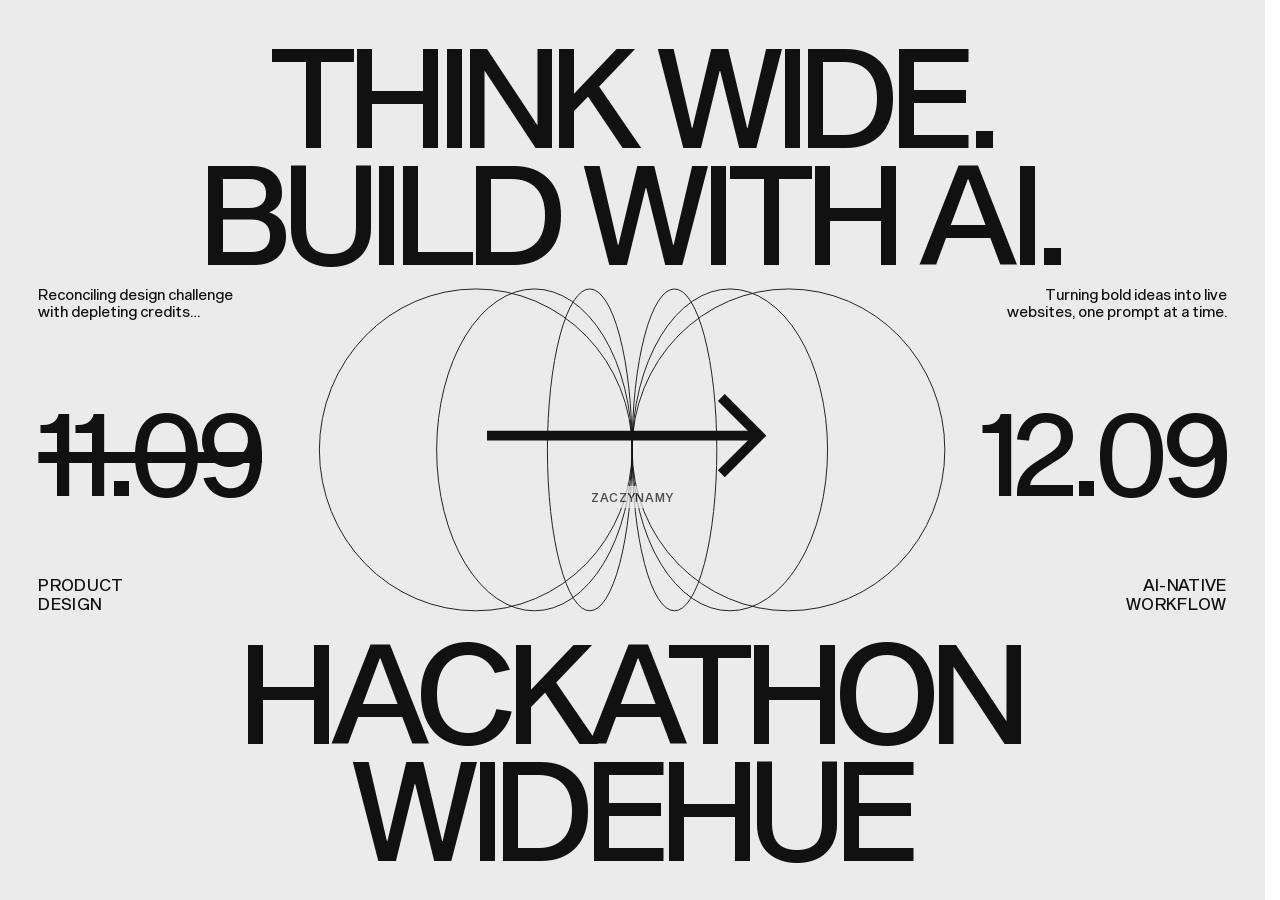
<file: hackathon-guide/index.html>
<!doctype html>
<html lang="pl" data-theme="light">
<head>
<meta charset="utf-8">
<meta name="viewport" content="width=device-width, initial-scale=1">
<meta name="theme-color" content="#ebebeb">
<title>Hackathon — Widehue</title>
<meta name="robots" content="noindex">
<link rel="icon" href="intro/assets/brand/widelab.svg">
<link rel="stylesheet" href="intro/css/tokens.css">
<link rel="stylesheet" href="intro/css/system.css">
<link rel="stylesheet" href="intro/css/app.css">
<link rel="stylesheet" href="intro/navigation.css">
</head>
<body>
<!-- Intro: plakat "In prompt we trust" (Figma: Widelab — Merch, v4) przeniesiony na ekran. Jedyny klik: strzałka. -->
<section class="intro poster" id="intro" aria-label="Hackathon Widehue">
  <h1 class="poster-line poster-top">Think wide.<br>Build with AI.</h1>
  <div class="poster-band">
    <p class="poster-cap cap-tl">Reconciling design challenge with depleting credits…</p>
    <p class="poster-cap cap-tr">Turning bold ideas into live websites, one prompt at a time.</p>
    <svg class="poster-rings" viewBox="0 0 1000 500" fill="none" aria-hidden="true">
      <g stroke="currentColor" stroke-width="1.4" vector-effect="non-scaling-stroke">
        <ellipse pathLength="1" cx="260" cy="250" rx="240" ry="247"/>
        <ellipse pathLength="1" cx="350" cy="250" rx="150" ry="247"/>
        <ellipse pathLength="1" cx="435" cy="250" rx="65" ry="247"/>
        <ellipse pathLength="1" cx="740" cy="250" rx="240" ry="247"/>
        <ellipse pathLength="1" cx="650" cy="250" rx="150" ry="247"/>
        <ellipse pathLength="1" cx="565" cy="250" rx="65" ry="247"/>
      </g>
    </svg>
    <div class="poster-dates">
      <div class="poster-date--done">
        <span class="poster-line">11.09</span>
      </div>
      <a class="poster-go" href="agenda.html" aria-label="Zaczynamy">
        <svg viewBox="0 0 420 126" fill="none" aria-hidden="true"><path d="M0 63H394" stroke="currentColor" stroke-width="14" stroke-linecap="butt"/><path d="M338 8l55 55-55 55" stroke="currentColor" stroke-width="14" stroke-linecap="butt" stroke-linejoin="miter" stroke-miterlimit="10"/></svg>
        <span class="eyebrow">Zaczynamy</span>
      </a>
      <span class="poster-line">12.09</span>
    </div>
    <p class="poster-cap cap-bl">Product<br>design</p>
    <p class="poster-cap cap-br">AI-native<br>workflow</p>
  </div>
  <div class="poster-line poster-bottom" aria-label="Hackathon Widehue / Widelab">
    <span aria-hidden="true">Hackathon</span>
    <div class="poster-brand-reveal" aria-hidden="true">
      <span class="poster-brand-word">Widehue</span>
      <span class="poster-brand-word">Widelab</span>
    </div>
  </div>
</section>

<script src="intro/vendor/gsap.min.js"></script>
<script src="intro/vendor/SplitText.min.js"></script>
<script src="intro/brand-reveal.js"></script>
</body>
</html>
</file>
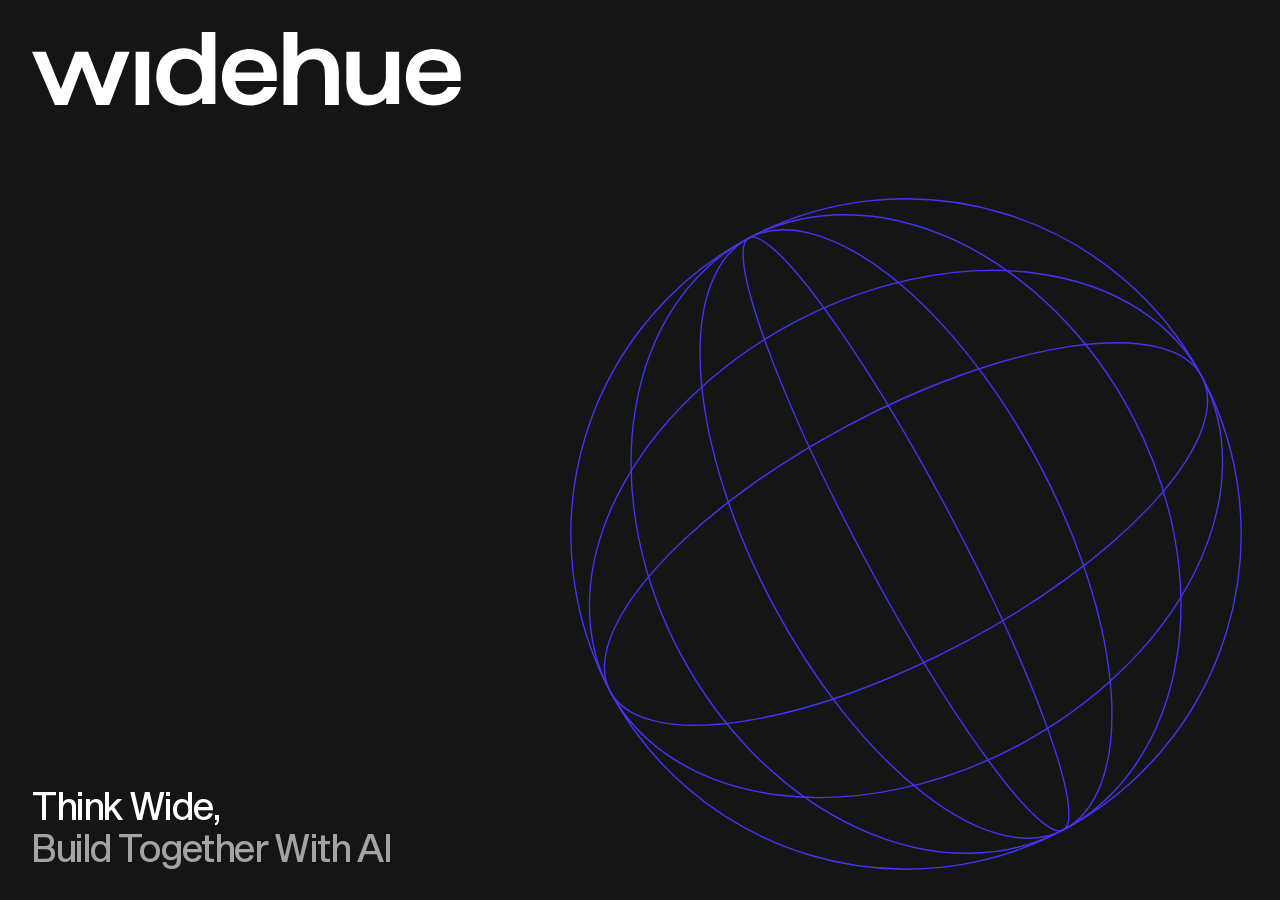
<file: widehue/index.html>
<!doctype html>
<html lang="pl" data-theme="dark">
<head>
<meta charset="utf-8"><meta name="viewport" content="width=device-width,initial-scale=1">
<meta name="theme-color" content="#151515"><meta name="description" content="Hackaton — Think Wide, Build Together With AI.">
<title>Hackaton — Widehue</title>
<link rel="icon" href="assets/brand/wordmark.svg"><link rel="stylesheet" href="css/tokens.css"><link rel="stylesheet" href="css/system.css"><link rel="stylesheet" href="css/home.css">
</head>
<body>
<main>
<section class="event-hero" aria-label="Hackaton">
<div class="hero-top">
<a class="brand" href="index.html" aria-label="Widehue — strona główna"><svg aria-hidden="true" xmlns="http://www.w3.org/2000/svg" viewBox="0 0 531.8763 91.3"><g transform="translate(0.0000 24.2000) scale(0.753933)">
<path d="M137.424 0.315918C137.424 0.315918 116.613 58.8273 115.825 60.9882C115.395 59.8958 92.1253 0.315918 92.1253 0.315918H71.1585C71.1585 0.315918 47.972 60.9882 47.6379 61.8045C47.2679 60.9642 22.554 0.315918 22.554 0.315918H0L37.6258 88.2151H58.2347L81.7433 26.0062H82.1133C82.3519 26.6064 106.135 88.2151 106.135 88.2151H127.46C127.46 88.2151 160.277 1.03621 160.503 0.315918H137.436H137.424Z" fill="currentColor"/>
</g><g transform="translate(128.3831 24.2000) scale(0.753933)">
<path d="M0.1875 0.327637V88.2148L22.4193 88.1908L22.4551 0.327637H0.199427H0.1875Z" fill="currentColor"/>
</g><g transform="translate(153.7236 0.0000) scale(0.760833)">
<path d="M74.6868 39.2917V0C81.5604 0.0720288 96.9305 0 96.9305 0V117.203H75.3312V107.215C73.4219 108.944 71.7393 110.492 69.8419 111.837C61.9301 117.407 52.4431 120.252 42.789 119.94C27.4308 119.616 15.1037 113.397 7.46632 99.6879C-0.719944 85.066 -1.3524 69.4238 3.89827 53.7455C10.4497 34.2257 29.4595 26.5786 45.3427 26.5786C62.1329 26.5786 72.4433 36.6867 74.6868 39.3037V39.2917ZM25.8198 87.9112C30.08 96.7827 37.2877 101.357 47.0373 101.837C51.9657 102.185 56.9061 101.273 61.3931 99.1837C70.3073 94.898 75.0448 85.4262 75.0448 73.6375C75.0448 56.5306 66.3693 47.6351 57.6221 45.1621C48.3619 42.557 39.4954 43.3974 31.8342 49.892C27.0131 53.9616 24.4833 59.4118 23.3615 65.5342C21.9653 73.1693 22.383 80.8163 25.8198 87.9112Z" fill="currentColor"/>
</g><g transform="translate(235.5244 20.9000) scale(0.741053)">
<path d="M65.9597 4.00383C54.277 -0.437945 41.4248 -0.72606 29.5511 3.18751C23.7873 4.89219 18.489 7.9294 14.0856 12.035C9.68217 16.1527 6.28116 21.2427 4.15703 26.897C-0.962371 39.6581 -1.16529 53.8838 3.58418 66.7889C6.91358 76.2487 12.8206 83.8838 21.7467 88.5056C38.9665 97.3772 56.4608 96.957 73.5493 88.2055C81.3418 84.364 87.3562 77.6533 90.3634 69.454C91.0197 67.6893 91.4613 65.8646 91.688 63.9918H70.2558C70.2558 63.9918 69.7665 64.7721 69.5994 65.0843C68.3345 67.1611 66.807 69.0579 65.0528 70.7265C59.5515 75.5404 52.8808 76.969 45.7805 76.6449C32.8567 76.0567 24.0857 67.7853 22.6417 54.8802C22.6179 54.5921 22.6179 54.292 22.6417 53.9918H91.8908C91.9147 53.8598 91.9147 53.7157 91.8908 53.5837C92.0818 49.1419 92.046 44.6881 91.7954 40.2463C90.972 23.1515 81.9385 9.95821 65.9597 4.01584L65.9836 3.97982L65.9597 4.00383ZM22.8565 39.5501V37.6173C23.5845 29.5621 27.5702 23.8238 35.0405 20.8586C38.704 19.322 42.6301 18.5416 46.592 18.5537C50.5538 18.5777 54.4799 19.394 58.1195 20.9666C65.6375 24.1479 69.2295 30.2223 69.7904 38.2775V39.526L22.8565 39.5621V39.5501Z" fill="currentColor"/>
</g><g transform="translate(311.7013 0.0000) scale(0.773729)">
<path d="M89.0709 64.5498C89.0709 39.5918 73.1638 26.5306 53.7005 26.5306C34.2373 26.5306 25.4424 36.0624 22.65 39.2797V0H0.40625V117.203H22.65V73.6495C22.65 64.6579 26.8863 43.5654 47.7219 43.5654C68.5575 43.5654 66.851 64.1056 66.851 72.0768C66.851 72.8091 66.851 117.227 66.851 117.227H89.1067C89.1067 117.227 89.0709 68.2953 89.0709 64.5618V64.5498Z" fill="currentColor"/>
</g><g transform="translate(389.3369 24.2000) scale(0.737363)">
<path d="M0.914705 52.981C0.914705 77.939 16.8219 91.0002 36.2851 91.0002C55.7484 91.0002 64.6984 81.4924 67.9323 77.5548V88.2031H89.5794V0.339928H67.3356V42.8009C67.3356 51.7925 63.0993 72.885 42.2637 72.885C21.4281 72.885 23.1346 52.3447 23.1346 44.3735C23.1346 43.6412 23.1346 0.315918 23.1346 0.315918H0.878906C0.878906 0.315918 0.914705 49.2475 0.914705 52.981Z" fill="currentColor"/>
</g><g transform="translate(463.6995 20.9000) scale(0.741053)">
<path d="M65.9597 4.00383C54.277 -0.437945 41.4248 -0.72606 29.5511 3.18751C23.7873 4.89219 18.489 7.9294 14.0856 12.035C9.68217 16.1527 6.28116 21.2427 4.15703 26.897C-0.962371 39.6581 -1.16529 53.8838 3.58418 66.7889C6.91358 76.2487 12.8206 83.8838 21.7467 88.5056C38.9665 97.3772 56.4608 96.957 73.5493 88.2055C81.3418 84.364 87.3562 77.6533 90.3634 69.454C91.0197 67.6893 91.4613 65.8646 91.688 63.9918H70.2558C70.2558 63.9918 69.7665 64.7721 69.5994 65.0843C68.3345 67.1611 66.807 69.0579 65.0528 70.7265C59.5515 75.5404 52.8808 76.969 45.7805 76.6449C32.8567 76.0567 24.0857 67.7853 22.6417 54.8802C22.6179 54.5921 22.6179 54.292 22.6417 53.9918H91.8908C91.9147 53.8598 91.9147 53.7157 91.8908 53.5837C92.0818 49.1419 92.046 44.6881 91.7954 40.2463C90.972 23.1515 81.9385 9.95821 65.9597 4.01584L65.9836 3.97982L65.9597 4.00383ZM22.8565 39.5501V37.6173C23.5845 29.5621 27.5702 23.8238 35.0405 20.8586C38.704 19.322 42.6301 18.5416 46.592 18.5537C50.5538 18.5777 54.4799 19.394 58.1195 20.9666C65.6375 24.1479 69.2295 30.2223 69.7904 38.2775V39.526L22.8565 39.5621V39.5501Z" fill="currentColor"/>
</g></svg></a>

</div>
<div class="hero-globe" aria-hidden="true"><svg viewBox="0 0 600 600" fill="none" xmlns="http://www.w3.org/2000/svg"><g transform="rotate(-28 300 300)" stroke="currentColor" stroke-width="1.2"><circle cx="300" cy="300" r="294"/><ellipse cx="300" cy="300" rx="224" ry="294"/><ellipse cx="300" cy="300" rx="132" ry="294"/><ellipse cx="300" cy="300" rx="42" ry="294"/><ellipse cx="300" cy="300" rx="294" ry="210"/><ellipse cx="300" cy="300" rx="294" ry="108"/></g></svg></div>
<h1 class="hero-claim">Think Wide,<br><span class="hero-claim-secondary">Build Together With AI</span></h1>
</section>
</main>
</body>
</html>
</file>
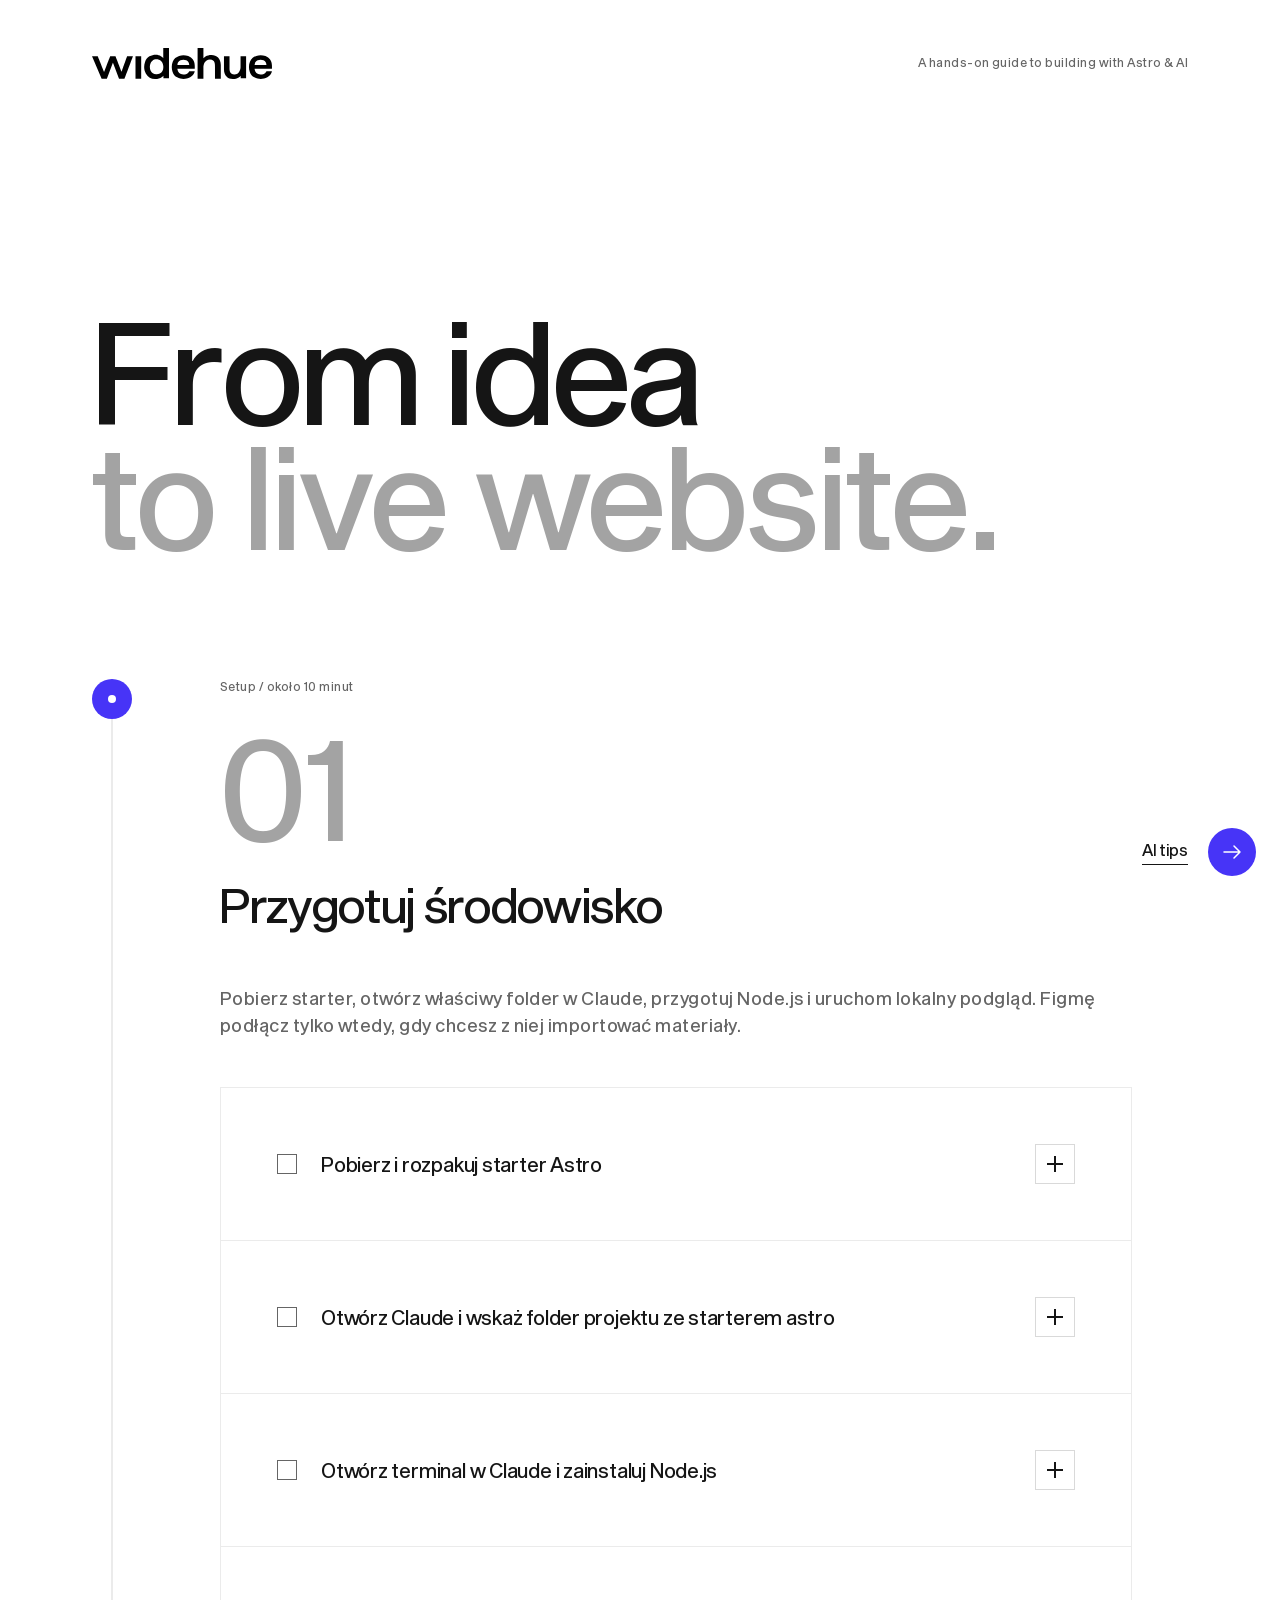
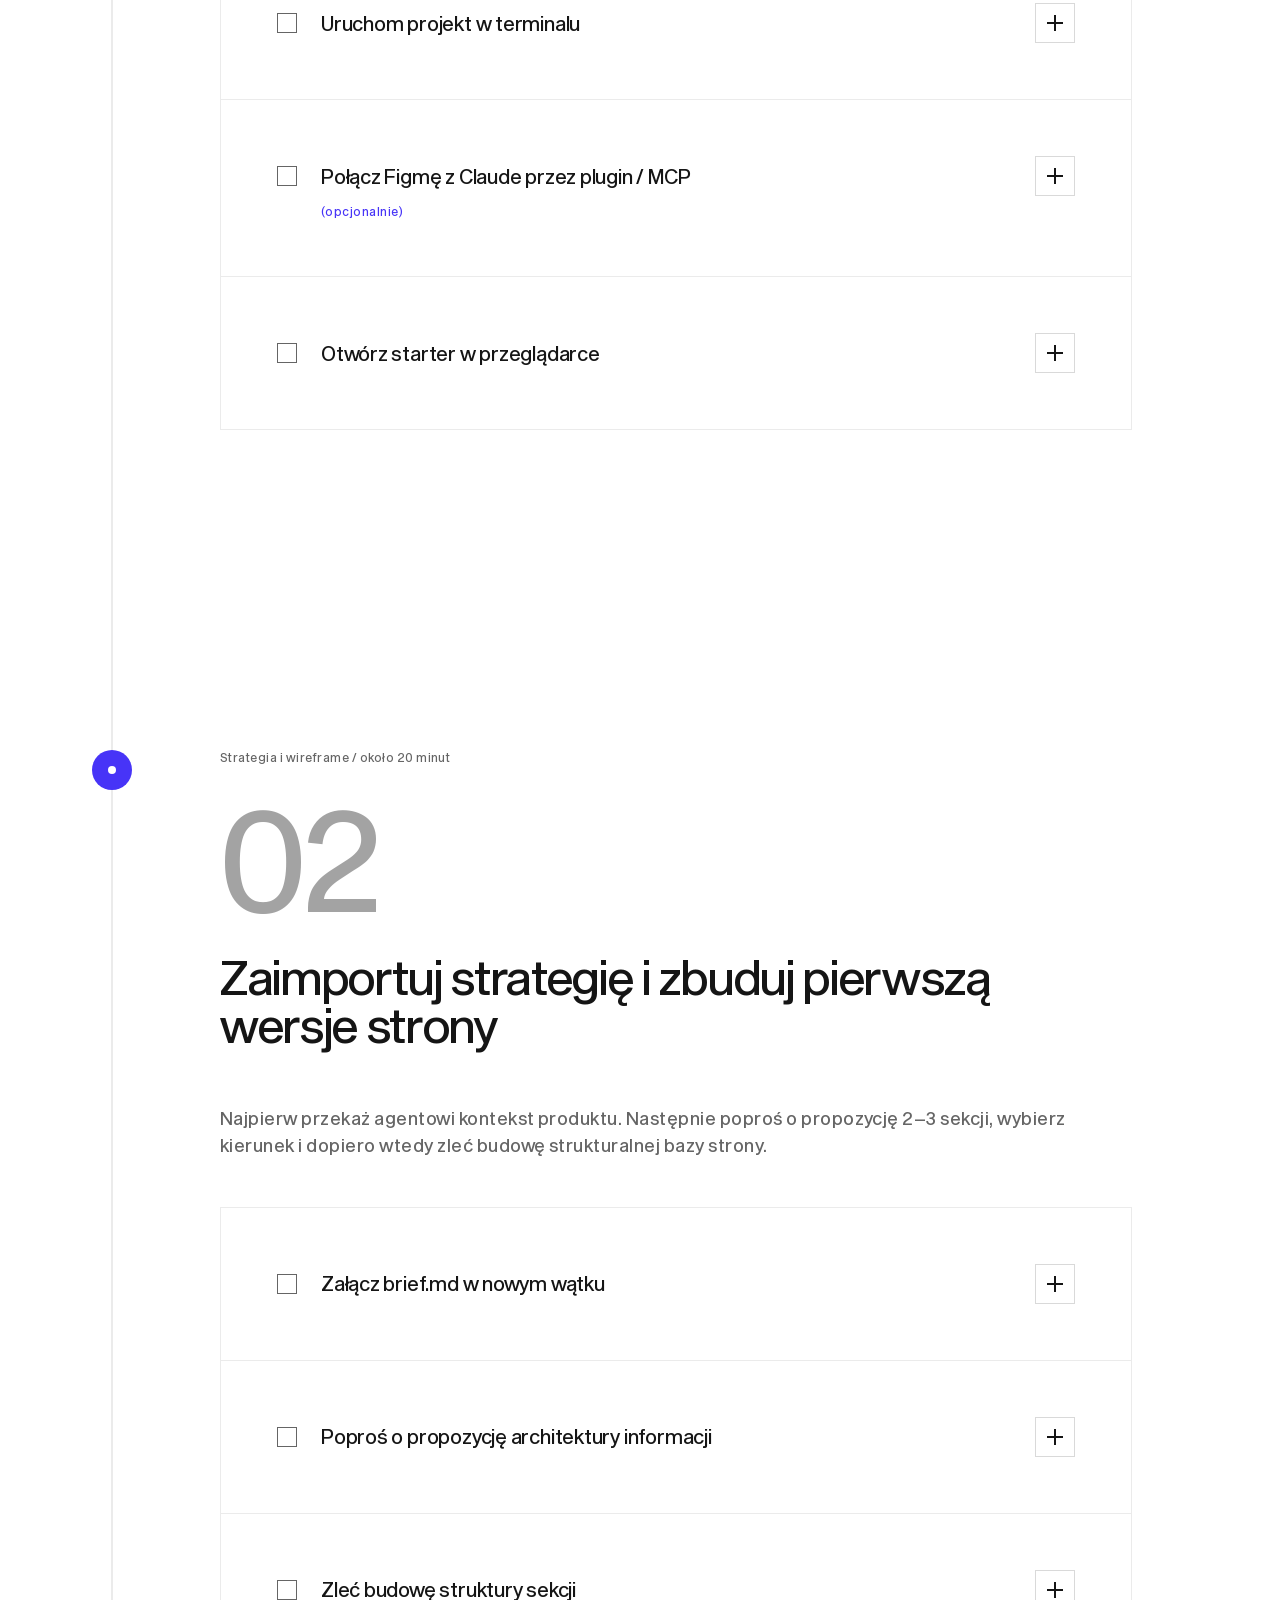
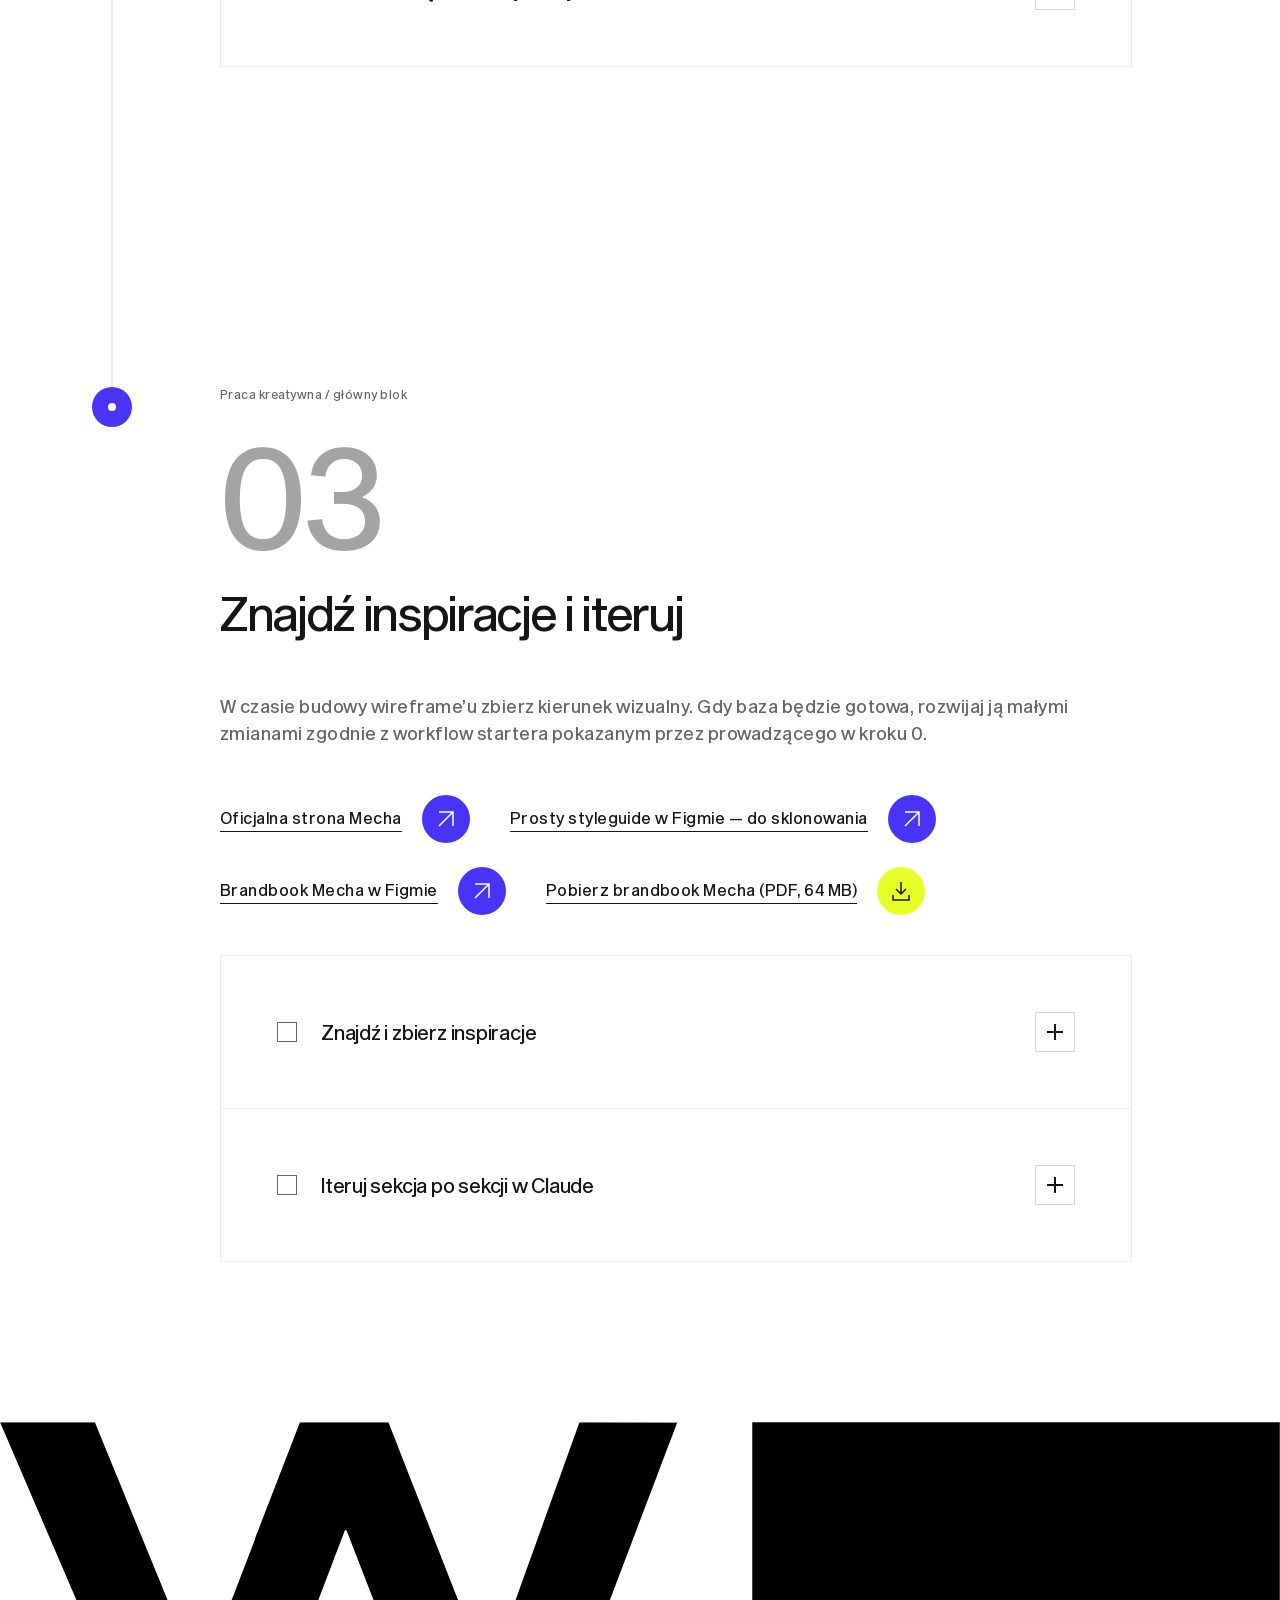
<file: hackathon-guide/agenda.html>
<!doctype html>
<html lang="pl" data-theme="light">
<head>
  <meta charset="utf-8">
  <meta name="viewport" content="width=device-width, initial-scale=1">
  <meta name="color-scheme" content="light">
  <title>Hackathon 2026 — Widehue</title>
  <link rel="stylesheet" href="css/tokens.css">
  <link rel="stylesheet" href="css/flow.css?v=agenda-light-compact">
  <link rel="stylesheet" href="css/tutorials.css?v=agenda-light">
  <link rel="stylesheet" href="css/mobile.css?v=round-buttons">
</head>
<body>
  <main class="page">
    <div class="hero-section" data-theme="light">
    <div class="hero-topbar">
      <a class="brand" href="index.html" aria-label="Widehue — początek"><img src="assets/brand/wordmark.svg" alt="Widehue" width="180" height="31"></a>
      <p class="hero-description">A hands-on guide to building with Astro &amp; AI</p>
    </div>
    <header class="hero">
      <h1>From idea</h1>
      <p class="hero-subtitle">to live website.</p>
      
    </header>
    </div>

    <section class="timeline" aria-label="Proces hackathonu">
      <div class="timeline-rail" aria-hidden="true"><div class="timeline-fill"></div></div>
      <section class="stage" id="krok-1">
        <div class="stage-summary">
          <span class="stage-number" aria-hidden="true"></span>
          <span><span class="eyebrow">Setup / około 10 minut <span class="stage-status">✓ Gotowe</span></span><span class="stage-title">Przygotuj środowisko</span></span>
        </div>
        <div class="stage-body">
          <p class="stage-lead">Pobierz starter, otwórz właściwy folder w Claude, przygotuj Node.js i uruchom lokalny podgląd. Figmę podłącz tylko wtedy, gdy chcesz z niej importować materiały.</p>
          <div class="tasks">
            <details class="task" data-task="download-starter">
              <summary class="task-summary"><span class="task-check" aria-hidden="true"></span><span class="task-title">Pobierz i rozpakuj starter Astro</span><span class="task-plus" aria-hidden="true"><span class="disclosure-icon disclosure-icon--plus" aria-hidden="true"></span></span></summary>
              <div class="task-content">
                <div class="task-copy">
                  <p>Pobierz paczkę, rozpakuj ją w łatwym do znalezienia miejscu i nazwij folder według produktu, np. <strong>nazwa-produktu-landing</strong>.</p>
                  <div class="links"><a class="button button--accent button--download" href="downloads/astro-mecha-starterpack.zip" download><span class="primary-label">Pobierz starter (ZIP)</span><span class="primary-icon" aria-hidden="true"><svg viewBox="0 0 24 24" fill="none" stroke="currentColor" stroke-width="1.5" stroke-linecap="round" stroke-linejoin="round"><path d="M12 3v12m-5-5 5 5 5-5M4 16v5h16v-5"/></svg></span></a></div>
                </div>
                <button class="button button--done" type="button" data-done><span class="primary-label">Oznacz jako gotowe</span><span class="primary-icon" aria-hidden="true"><svg viewBox="0 0 24 24" fill="none" stroke="currentColor" stroke-width="1.5" stroke-linecap="round" stroke-linejoin="round"><path d="M4 12h16m-6-6 6 6-6 6"/></svg></span></button>
              </div>
            </details>

            <details class="task" data-task="open-claude">
              <summary class="task-summary"><span class="task-check" aria-hidden="true"></span><span class="task-title">Otwórz Claude i wskaż folder projektu ze starterem astro</span><span class="task-plus" aria-hidden="true"><span class="disclosure-icon disclosure-icon--plus" aria-hidden="true"></span></span></summary>
              <div class="task-content">
                <div class="flow-demo" data-demo="open-claude" role="group" aria-label="Demonstracja kroku"></div>
                <div class="task-copy"><p>Uruchom Claude i wskaż dokładnie folder, w którym znajduje się rozpakowany starter Astro. Przed każdym promptem upewnij się, że pracujesz w prawidłowym projekcie.</p></div>
                <button class="button button--done" type="button" data-done><span class="primary-label">Oznacz jako gotowe</span><span class="primary-icon" aria-hidden="true"><svg viewBox="0 0 24 24" fill="none" stroke="currentColor" stroke-width="1.5" stroke-linecap="round" stroke-linejoin="round"><path d="M4 12h16m-6-6 6 6-6 6"/></svg></span></button>
              </div>
            </details>

            <details class="task" data-task="install-node">
              <summary class="task-summary"><span class="task-check" aria-hidden="true"></span><span class="task-title">Otwórz terminal w Claude i zainstaluj Node.js</span><span class="task-plus" aria-hidden="true"><span class="disclosure-icon disclosure-icon--plus" aria-hidden="true"></span></span></summary>
              <div class="task-content">
                <div class="flow-demo" data-demo="install-node" role="group" aria-label="Demonstracja kroku"></div>
                <div class="task-copy">
                  <p>Po otwarciu projektu uruchom terminal w prawym górnym rogu Claude. Możesz też użyć aplikacji <strong>Terminal</strong> na swoim komputerze — wtedy najpierw przejdź do folderu projektu.</p>
                  <p>Wybierz polecenie odpowiednie dla swojego systemu.</p>
                  <div class="snippet">
                    <div class="snippet-head"><span class="snippet-label">macOS / Homebrew</span><button class="button copy" type="button" aria-label="Kopiuj do schowka" title="Kopiuj do schowka"><span class="primary-icon" aria-hidden="true"><svg viewBox="0 0 24 24" fill="none" stroke="currentColor" stroke-width="1.5" stroke-linecap="round" stroke-linejoin="round"><rect x="9" y="9" width="11" height="12" rx="1"/><path d="M15 9V3H4v12h5"/></svg></span></button></div>
                    <pre>brew install node</pre>
                  </div>
                  <div class="snippet">
                    <div class="snippet-head"><span class="snippet-label">Windows / winget</span><button class="button copy" type="button" aria-label="Kopiuj do schowka" title="Kopiuj do schowka"><span class="primary-icon" aria-hidden="true"><svg viewBox="0 0 24 24" fill="none" stroke="currentColor" stroke-width="1.5" stroke-linecap="round" stroke-linejoin="round"><rect x="9" y="9" width="11" height="12" rx="1"/><path d="M15 9V3H4v12h5"/></svg></span></button></div>
                    <pre>winget install OpenJS.NodeJS.LTS</pre>
                  </div>
                  <div class="snippet">
                    <div class="snippet-head"><span class="snippet-label">Sprawdź instalację</span><button class="button copy" type="button" aria-label="Kopiuj do schowka" title="Kopiuj do schowka"><span class="primary-icon" aria-hidden="true"><svg viewBox="0 0 24 24" fill="none" stroke="currentColor" stroke-width="1.5" stroke-linecap="round" stroke-linejoin="round"><rect x="9" y="9" width="11" height="12" rx="1"/><path d="M15 9V3H4v12h5"/></svg></span></button></div>
                    <pre>node --version
npm --version</pre>
                  </div>
                  <p>Poprawny wynik pokazuje numer wersji Node.js rozpoczynający się od <strong>v</strong> oraz numer npm. Jeżeli polecenie nie istnieje albo nie zwraca numerów wersji, zgłoś problem prowadzącemu.</p>
                </div>
                <button class="button button--done" type="button" data-done><span class="primary-label">Oznacz jako gotowe</span><span class="primary-icon" aria-hidden="true"><svg viewBox="0 0 24 24" fill="none" stroke="currentColor" stroke-width="1.5" stroke-linecap="round" stroke-linejoin="round"><path d="M4 12h16m-6-6 6 6-6 6"/></svg></span></button>
              </div>
            </details>

            <details class="task" data-task="start-server">
              <summary class="task-summary"><span class="task-check" aria-hidden="true"></span><span class="task-title">Uruchom projekt w terminalu</span><span class="task-plus" aria-hidden="true"><span class="disclosure-icon disclosure-icon--plus" aria-hidden="true"></span></span></summary>
              <div class="task-content">
                <div class="flow-demo" data-demo="start-server" role="group" aria-label="Demonstracja kroku"></div>
                <div class="task-copy">
                  <p>W Claude otwórz projekt, do którego wcześniej wskazałeś folder ze starterem Astro. Kliknij ikonę terminala w prawym górnym rogu okna Claude, aby otworzyć konsolę. Upewnij się, że terminal pracuje w folderze startera, w którym znajduje się plik <code>package.json</code>. Przy pierwszym uruchomieniu zainstaluj zależności projektu:</p>
                  <div class="snippet">
                    <div class="snippet-head"><span class="snippet-label">Terminal / instalacja zależności (Astro i Vite)</span><button class="button copy" type="button" aria-label="Kopiuj do schowka" title="Kopiuj do schowka"><span class="primary-icon" aria-hidden="true"><svg viewBox="0 0 24 24" fill="none" stroke="currentColor" stroke-width="1.5" stroke-linecap="round" stroke-linejoin="round"><rect x="9" y="9" width="11" height="12" rx="1"/><path d="M15 9V3H4v12h5"/></svg></span></button></div>
                    <pre>npm install</pre>
                  </div>
                  <p><strong>Vite instaluje się razem z zależnościami Astro.</strong> Nie musisz mieć go wcześniej na komputerze ani instalować go globalnie. Poczekaj, aż <code>npm install</code> zakończy się poprawnie i terminal będzie gotowy na kolejne polecenie.</p>
                  <p>W tej samej konsoli wpisz <code>npm run dev</code> i naciśnij Enter. To polecenie uruchomi lokalny podgląd startera Astro:</p>
                  <div class="snippet">
                    <div class="snippet-head"><span class="snippet-label">Terminal / uruchomienie projektu</span><button class="button copy" type="button" aria-label="Kopiuj do schowka" title="Kopiuj do schowka"><span class="primary-icon" aria-hidden="true"><svg viewBox="0 0 24 24" fill="none" stroke="currentColor" stroke-width="1.5" stroke-linecap="round" stroke-linejoin="round"><rect x="9" y="9" width="11" height="12" rx="1"/><path d="M15 9V3H4v12h5"/></svg></span></button></div>
                    <pre>npm run dev</pre>
                  </div>
                  <p>Po chwili terminal powinien wyświetlić odpowiedź podobną do tej:</p>
                  <div class="snippet">
                    <div class="snippet-head"><span class="snippet-label">Przykładowa odpowiedź Astro</span></div>
                    <pre>astro v5.x.x ready in 320 ms

┃ Local    http://localhost:4321/
┃ Network  use --host to expose</pre>
                  </div>
                  <p>Skopiuj adres widoczny przy <strong>Local</strong>, np. <strong>http://localhost:4321/</strong>. Jeżeli terminal pokaże inny port, użyj adresu wyświetlonego u siebie.</p>
                </div>
                <button class="button button--done" type="button" data-done><span class="primary-label">Oznacz jako gotowe</span><span class="primary-icon" aria-hidden="true"><svg viewBox="0 0 24 24" fill="none" stroke="currentColor" stroke-width="1.5" stroke-linecap="round" stroke-linejoin="round"><path d="M4 12h16m-6-6 6 6-6 6"/></svg></span></button>
              </div>
            </details>

            <details class="task" data-task="connect-figma" data-optional="true">
              <summary class="task-summary"><span class="task-check" aria-hidden="true"></span><span class="task-title">Połącz Figmę z Claude przez plugin / MCP</span><span class="optional-note">(opcjonalnie)</span><span class="task-plus" aria-hidden="true"><span class="disclosure-icon disclosure-icon--plus" aria-hidden="true"></span></span></summary>
              <div class="task-content">
                <div class="task-copy">
                  <p>Zrób to tylko wtedy, gdy chcesz przenosić z Figmy elementy wizualne, ikony, assety lub fragmenty designu. W Claude otwórz <strong>Plugins</strong>, wybierz <strong>Figma</strong> i przejdź autoryzację na koncie, na którym znajduje się właściwy projekt.</p>
                  <p>Jeżeli nie potrzebujesz Figmy albo integracja nie działa, pomiń ten punkt. Asset możesz wyeksportować ręcznie i umieścić bezpośrednio w folderze projektu.</p>
                </div>
                <button class="button button--done" type="button" data-done><span class="primary-label">Oznacz opcjonalnie</span><span class="primary-icon" aria-hidden="true"><svg viewBox="0 0 24 24" fill="none" stroke="currentColor" stroke-width="1.5" stroke-linecap="round" stroke-linejoin="round"><path d="M4 12h16m-6-6 6 6-6 6"/></svg></span></button>
              </div>
            </details>

            <details class="task" data-task="open-preview">
              <summary class="task-summary"><span class="task-check" aria-hidden="true"></span><span class="task-title">Otwórz starter w przeglądarce</span><span class="task-plus" aria-hidden="true"><span class="disclosure-icon disclosure-icon--plus" aria-hidden="true"></span></span></summary>
              <div class="task-content">
                <div class="flow-demo" data-demo="open-preview" role="group" aria-label="Demonstracja otwierania podglądu"></div>
                <div class="task-copy"><p>Terminal podaje adres podglądu w wierszu <code>Local</code>, na przykład <code>http://localhost:4321/</code>. Kliknij ten adres w terminalu Claude lub skopiuj go i wklej w pasku adresu przeglądarki. Jeśli terminal pokazuje inny port, użyj dokładnie podanego adresu. Sprawdź, czy strona startowa działa. Nie zamykaj terminala z uruchomionym serwerem. Gdy widzisz podgląd, przejdź do kroku 2.</p></div>
                <button class="button button--done" type="button" data-done><span class="primary-label">Oznacz jako gotowe</span><span class="primary-icon" aria-hidden="true"><svg viewBox="0 0 24 24" fill="none" stroke="currentColor" stroke-width="1.5" stroke-linecap="round" stroke-linejoin="round"><path d="M4 12h16m-6-6 6 6-6 6"/></svg></span></button>
              </div>
            </details>
          </div>
        </div>
      </section>

      <section class="stage" id="krok-2">
        <div class="stage-summary">
          <span class="stage-number" aria-hidden="true"></span>
          <span><span class="eyebrow">Strategia i wireframe / około 20 minut <span class="stage-status">✓ Gotowe</span></span><span class="stage-title">Zaimportuj strategię i zbuduj pierwszą wersje strony</span></span>
        </div>
        <div class="stage-body">
          <p class="stage-lead">Najpierw przekaż agentowi kontekst produktu. Następnie poproś o propozycję 2–3 sekcji, wybierz kierunek i dopiero wtedy zleć budowę strukturalnej bazy strony.</p>
          <div class="tasks">
            <details class="task" data-task="import-strategy">
              <summary class="task-summary"><span class="task-check" aria-hidden="true"></span><span class="task-title">Załącz brief.md w nowym wątku</span><span class="task-plus" aria-hidden="true"><span class="disclosure-icon disclosure-icon--plus" aria-hidden="true"></span></span></summary>
              <div class="task-content">
                <div class="flow-demo" data-demo="import-strategy" role="group" aria-label="Demonstracja kroku"></div>
                <div class="task-copy">
                  <p>Z poniższej listy wybierz pakiet plików dla produktu, nad którym pracowałeś pierwszego dnia hackathonu: Aescape Atlas, Catch, Almanac lub Undo. Pobierz odpowiedni ZIP i rozpakuj go — w środku znajdziesz plik <code>pakiet/brief.md</code>, który załączysz w nowym wątku. Jeżeli strategia produktu uległa zmianie podczas pracy pierwszego dnia, przygotuj osobny plik Markdown z jej uzupełnieniem — opisz w nim zmiany i nowe ustalenia.</p>
                  <p>Otwórz nowy wątek w Claude w projekcie startera. Załącz plik <code>pakiet/brief.md</code> z wybranego pakietu oraz plik z uzupełnieniem, jeśli go przygotowałeś, i wklej poniższy prompt. Agent ma uzupełnić właściwe pliki startera, ale jeszcze niczego nie projektować.</p>
                  <div class="strategy-downloads" aria-label="Pakiety strategiczne do pobrania">
                    <a class="button button--accent button--download" href="downloads/mecha-atlas.zip" download><span class="primary-label">Pobierz Aescape Atlas (ZIP)</span><span class="primary-icon" aria-hidden="true"><svg viewBox="0 0 24 24" fill="none" stroke="currentColor" stroke-width="1.5" stroke-linecap="round" stroke-linejoin="round"><path d="M12 3v12m-5-5 5 5 5-5M4 16v5h16v-5"/></svg></span></a>
                    <a class="button button--accent button--download" href="downloads/mecha-catch.zip" download><span class="primary-label">Pobierz Catch (ZIP)</span><span class="primary-icon" aria-hidden="true"><svg viewBox="0 0 24 24" fill="none" stroke="currentColor" stroke-width="1.5" stroke-linecap="round" stroke-linejoin="round"><path d="M12 3v12m-5-5 5 5 5-5M4 16v5h16v-5"/></svg></span></a>
                    <a class="button button--accent button--download" href="downloads/mecha-almanac.zip" download><span class="primary-label">Pobierz Almanac (ZIP)</span><span class="primary-icon" aria-hidden="true"><svg viewBox="0 0 24 24" fill="none" stroke="currentColor" stroke-width="1.5" stroke-linecap="round" stroke-linejoin="round"><path d="M12 3v12m-5-5 5 5 5-5M4 16v5h16v-5"/></svg></span></a>
                    <a class="button button--accent button--download" href="downloads/mecha-undo.zip" download><span class="primary-label">Pobierz Undo (ZIP)</span><span class="primary-icon" aria-hidden="true"><svg viewBox="0 0 24 24" fill="none" stroke="currentColor" stroke-width="1.5" stroke-linecap="round" stroke-linejoin="round"><path d="M12 3v12m-5-5 5 5 5-5M4 16v5h16v-5"/></svg></span></a>
                  </div>
                  <div class="snippet">
                    <div class="snippet-head"><span class="snippet-label">Prompt 01 / z briefu do strategii</span><button class="button copy" type="button" aria-label="Kopiuj do schowka" title="Kopiuj do schowka"><span class="primary-icon" aria-hidden="true"><svg viewBox="0 0 24 24" fill="none" stroke="currentColor" stroke-width="1.5" stroke-linecap="round" stroke-linejoin="round"><rect x="9" y="9" width="11" height="12" rx="1"/><path d="M15 9V3H4v12h5"/></svg></span></button></div>
                    <pre>Użyj lokalnego skilla astro-strategy-build. Na podstawie załączonego pakiet/brief.md przygotuj spójną strategię pod anglojęzyczny landing page prezentujący i promujący produkt — również wtedy, gdy brief opisuje aplikację lub ekran urządzenia. Jeśli dołączam uzupełnienie, uwzględnij je jako aktualizację.

To projekt testowy na hackathon. Uzupełnij luki przemyślanymi założeniami dotyczącymi odbiorców, pozycjonowania, wartości, języka i oferty. Możesz stworzyć przykładowe ceny, metryki i fikcyjne opinie, jeśli wspierają koncepcję. W dokumentach odróżnij informacje z briefu od założeń i danych demonstracyjnych; nie przypisuj wymyślonych opinii rzeczywistym osobom ani firmom. Traktuj te założenia jako przyjęte do dalszej pracy nad prototypem. Nie zadawaj pytań o brakujące dane ani nie prowadź researchu. Sprzeczności rozstrzygnij spójną decyzją roboczą i krótko ją odnotuj.

Zapisz oryginalny brief bez zmian i przygotuj strategię w tych plikach, względem głównego folderu projektu:
- project-context/research/source-brief.md — oryginalny brief;
- project-context/audiences/icp.md — odbiorcy, potrzeby i motywacje;
- project-context/value-proposition/value-proposition.md — wartość i wyróżniki;
- project-context/brand-foundations/strategy.md — pozycjonowanie i strategia produktu;
- project-context/brand-foundations/tone-of-voice.md — język i zasady komunikacji;
- project-context/content/product-brief.md — uporządkowany brief i cel landing page’a;
- project-context/business-model/business-context.md — oferta i model biznesowy, jeśli mają znaczenie dla koncepcji.
Zaktualizuj project-context/context-index.json, zachowując jeden stabilny identyfikator produktu oraz rozróżnienie źródeł i założeń.

Strategię opracuj po polsku, a przykłady tekstów strony po angielsku. Nie zmieniaj wizualnych zasad Mecha ani brand.md. Nie proponuj jeszcze IA i nie pisz kodu. Na końcu krótko podsumuj zapisane pliki i najważniejsze przyjęte założenia.</pre>
                  </div>
                </div>
                <button class="button button--done" type="button" data-done><span class="primary-label">Oznacz jako gotowe</span><span class="primary-icon" aria-hidden="true"><svg viewBox="0 0 24 24" fill="none" stroke="currentColor" stroke-width="1.5" stroke-linecap="round" stroke-linejoin="round"><path d="M4 12h16m-6-6 6 6-6 6"/></svg></span></button>
              </div>
            </details>

            <details class="task" data-task="propose-architecture">
              <summary class="task-summary"><span class="task-check" aria-hidden="true"></span><span class="task-title">Poproś o propozycję architektury informacji</span><span class="task-plus" aria-hidden="true"><span class="disclosure-icon disclosure-icon--plus" aria-hidden="true"></span></span></summary>
              <div class="task-content">
                <div class="task-copy">
                  <p>Poproś AI o krótki plan. Na tym etapie wybierasz, co landing page ma powiedzieć — agent nie powinien jeszcze pisać kodu.</p>
                  <div class="snippet">
                    <div class="snippet-head"><span class="snippet-label">Prompt 02 / architektura informacji i wizuale</span><button class="button copy" type="button" aria-label="Kopiuj do schowka" title="Kopiuj do schowka"><span class="primary-icon" aria-hidden="true"><svg viewBox="0 0 24 24" fill="none" stroke="currentColor" stroke-width="1.5" stroke-linecap="round" stroke-linejoin="round"><rect x="9" y="9" width="11" height="12" rx="1"/><path d="M15 9V3H4v12h5"/></svg></span></button></div>
                    <pre>Użyj lokalnego skilla astro-strategy-analysis. Przeczytaj project-context/context-index.json i tylko potrzebne dokumenty strategiczne, które wskazuje. Surowy brief doczytaj wyłącznie dla konkretnej luki lub sprzeczności; nie przeszukuj komponentów, CSS ani dokumentacji Design Systemu.

Zaproponuj architekturę informacji anglojęzycznego landing page’a: trzy sekcje, a czwartą tylko wtedy, gdy wnosi wyraźną wartość. Maksymalnie cztery sekcje łącznie z hero i końcowym CTA. Oprzyj propozycję na strategii oraz przyjętych założeniach i danych demonstracyjnych prototypu. Nie wracaj do pytań o ich potwierdzenie.

Dla każdej sekcji podaj:
1. miejsce w kolejności, cel i jeden główny komunikat;
2. propozycję nagłówka, krótkiego copy i CTA, jeśli jest potrzebne;
3. propozycję wizuala oraz konkretny brief assetu do stworzenia: co przedstawia, jak wspiera komunikat, jego kompozycję, orientacyjne proporcje i sposób wykonania, np. grafika generowana, mockup ekranu lub diagram HTML/CSS;
4. sposób przejścia do kolejnej sekcji.

Proponuj, co stworzyć dla danej sekcji, zamiast wyliczać brakujące materiały. Jeśli obraz nie jest potrzebny, zaproponuj kompozycję opartą na typografii, liczbach lub prostym schemacie. Brak gotowych assetów nie blokuje IA.

Przedstaw zwięzłą, numerowaną propozycję w rozmowie. Copy strony napisz po angielsku, uzasadnienia i briefy assetów po polsku. Na tym etapie nie zapisuj plików, nie pisz kodu i nie generuj assetów. Zakończ krótkim uzasadnieniem kolejności sekcji.</pre>
                  </div>
                </div>
                <button class="button button--done" type="button" data-done><span class="primary-label">Oznacz jako gotowe</span><span class="primary-icon" aria-hidden="true"><svg viewBox="0 0 24 24" fill="none" stroke="currentColor" stroke-width="1.5" stroke-linecap="round" stroke-linejoin="round"><path d="M4 12h16m-6-6 6 6-6 6"/></svg></span></button>
              </div>
            </details>

            <details class="task" data-task="build-wireframe">
              <summary class="task-summary"><span class="task-check" aria-hidden="true"></span><span class="task-title">Zleć budowę struktury sekcji</span><span class="task-plus" aria-hidden="true"><span class="disclosure-icon disclosure-icon--plus" aria-hidden="true"></span></span></summary>
              <div class="task-content">
                <div class="flow-demo" data-demo="build-wireframe" role="group" aria-label="Demonstracja kroku"></div>
                <div class="task-copy">
                  <p>W tym samym wątku, w którym omówiłeś i zatwierdziłeś architekturę informacji, wklej poniższy prompt. AI zbuduje pierwszą wersję sekcji na podstawie strategii marki i ustalonego planu strony — nie musisz ponownie go wklejać.</p>
                  <p>Na tym etapie AI samodzielnie dobierze kolory z palety marki, układ sekcji i rozmieszczenie treści, korzystając z istniejącego design systemu oraz zasad w <code>brand.md</code>. Potraktuj rezultat jako punkt wyjścia. Gdy sekcje będą gotowe, przejdziesz do kreatywnej iteracji: ocenisz propozycję i dopracujesz ją z AI, sekcja po sekcji.</p>
                  <div class="snippet">
                    <div class="snippet-head"><span class="snippet-label">Prompt 03 / budowa struktury sekcji</span><button class="button copy" type="button" aria-label="Kopiuj do schowka" title="Kopiuj do schowka"><span class="primary-icon" aria-hidden="true"><svg viewBox="0 0 24 24" fill="none" stroke="currentColor" stroke-width="1.5" stroke-linecap="round" stroke-linejoin="round"><rect x="9" y="9" width="11" height="12" rx="1"/><path d="M15 9V3H4v12h5"/></svg></span></button></div>
                    <pre>Zbuduj pierwszą działającą wersję struktury sekcji landing page’a według architektury informacji zaakceptowanej wyżej w tej rozmowie. Zachowaj uzgodnione sekcje, ich kolejność, cele i zakres; nie proponuj IA ponownie. Zapisz krótki plan w project-context/content/page-plan.md i wdroż stronę główną na /, w src/pages/index.astro. Nie twórz dodatkowej trasy.

Wszystkie teksty strony przygotuj po angielsku, zgodnie ze strategią, tone of voice i ustaleniami z rozmowy. Korzystaj z przyjętych założeń i danych demonstracyjnych prototypu bez ponownego pytania o ich zatwierdzenie. Zachowaj informację o ich pochodzeniu w dokumentach strategicznych.

Stosuj lokalne instrukcje projektu: starter określa sposób budowania interfejsu, komponenty swoje API i zachowanie, a Mecha wygląd. Dobierz istniejące komponenty i Website Patterns do potrzeb sekcji, a następnie sprawdź dokładne API wybranych elementów. Wspólną grupę nagłówka, tekstu i akcji buduj przez Content, gdy pasuje do układu. Gdy pattern nie pasuje, użyj lokalnego HTML/CSS oraz systemowych variables.

Korzystaj z systemowych struktur layoutu i właściwych kategorii variables: gap dla dzieci grupy, space dla odstępów w przepływie, content-padding dla wnętrza powierzchni oraz section-padding dla sekcji. Odstęp ustawiaj na właściwym rodzicu i nie dubluj go marginesem dziecka. Dobieraj pozostałe variables zgodnie z ich przeznaczeniem. Zachowaj typografię, kolory i wygląd komponentów Mecha z brand.md; przykłady marki nie ograniczają geometrii sekcji. Samodzielnie dobierz kolory z istniejącej palety marki, układ sekcji i rozmieszczenie treści, zachowując zatwierdzoną IA. W ramach budowy strony nie zmieniaj globalnego API komponentów ani nie twórz nowych publicznych tokenów.

Wykorzystaj dostępne assety zgodnie z planem wizuali. Dla brakujących obrazów zachowaj docelową geometrię przez systemowy placeholder; prosty diagram lub mockup możesz zbudować lokalnie w HTML/CSS. Generowanie obrazów pozostaw do osobnego polecenia. Brak gotowych grafik nie blokuje budowy.

Zachowaj BaseLayout, ComponentInfoLayer oraz kontrolki grid guides i dokumentacji Design Systemu w prawym dolnym rogu. Korzystaj z serwera uruchomionego dla tego projektu albo uruchom go zgodnie z konfiguracją i podaj adres z terminala. Projekt nie wymaga Git.

Przygotuj responsywną bazę do wspólnej oceny i dalszej kreatywnej iteracji sekcja po sekcji. Sprawdź stronę na desktopie 1440×900 i mobile 390×844: odstępy między nagłówkiem, treścią, akcjami i mediami, overflow oraz podstawowe interakcje. Podczas kontroli interakcji wyłącz guides. Wykonaj proporcjonalną walidację zgodnie z instrukcjami projektu, bez produkcyjnych audytów. Na końcu krótko podsumuj zmiany, wynik sprawdzenia i miejsca z placeholderami.</pre>
                  </div>
                  <p class="notice"><strong>To zadanie może potrwać kilka lub kilkanaście minut.</strong> Nie czekaj bezczynnie — przejdź od razu do kroku 3 i zacznij zbierać inspiracje.</p>
                </div>
                <button class="button button--done" type="button" data-done><span class="primary-label">Oznacz jako gotowe</span><span class="primary-icon" aria-hidden="true"><svg viewBox="0 0 24 24" fill="none" stroke="currentColor" stroke-width="1.5" stroke-linecap="round" stroke-linejoin="round"><path d="M4 12h16m-6-6 6 6-6 6"/></svg></span></button>
              </div>
            </details>
          </div>
        </div>
      </section>

      <section class="stage" id="krok-3">
        <div class="stage-summary">
          <span class="stage-number" aria-hidden="true"></span>
          <span><span class="eyebrow">Praca kreatywna / główny blok <span class="stage-status">✓ Gotowe</span></span><span class="stage-title">Znajdź inspiracje i iteruj</span></span>
        </div>
        <div class="stage-body">
          <p class="stage-lead">W czasie budowy wireframe’u zbierz kierunek wizualny. Gdy baza będzie gotowa, rozwijaj ją małymi zmianami zgodnie z workflow startera pokazanym przez prowadzącego w kroku 0.</p>
          <nav class="strategy-downloads" aria-label="Materiały i linki Mecha">
            <a class="button button--accent" href="https://mecha.xyz/" target="_blank" rel="noopener noreferrer"><span class="primary-label">Oficjalna strona Mecha</span><span class="primary-icon" aria-hidden="true"><svg viewBox="0 0 24 24" fill="none" stroke="currentColor" stroke-width="1.5"><path d="M5 19 19 5M5 5h14v14"/></svg></span></a>
            <a class="button button--accent" href="https://www.figma.com/design/C1fyq47cAUsiRQfWxJ65C0/Mecha-Starter?node-id=0-1&amp;t=g8jtwZjEohXHWNTH-1" target="_blank" rel="noopener noreferrer"><span class="primary-label">Prosty styleguide w Figmie — do sklonowania</span><span class="primary-icon" aria-hidden="true"><svg viewBox="0 0 24 24" fill="none" stroke="currentColor" stroke-width="1.5"><path d="M5 19 19 5M5 5h14v14"/></svg></span></a>
            <a class="button button--accent" href="https://www.figma.com/design/hEDx3hQNYDELuJHc3L3fxC/Mecha---Brand-Guidelines?node-id=4153-637&amp;t=TgE5ykz9hR2i0CKO-1" target="_blank" rel="noopener noreferrer"><span class="primary-label">Brandbook Mecha w Figmie</span><span class="primary-icon" aria-hidden="true"><svg viewBox="0 0 24 24" fill="none" stroke="currentColor" stroke-width="1.5"><path d="M5 19 19 5M5 5h14v14"/></svg></span></a>
            <a class="button button--accent button--download" href="downloads/brandbook-mecha.pdf" download><span class="primary-label">Pobierz brandbook Mecha (PDF, 64 MB)</span><span class="primary-icon" aria-hidden="true"><svg viewBox="0 0 24 24" fill="none" stroke="currentColor" stroke-width="1.5"><path d="M12 3v12m-5-5 5 5 5-5M4 16v5h16v-5"/></svg></span></a>
          </nav>
          <div class="tasks">
            <details class="task" data-task="find-and-collect-inspiration">
              <summary class="task-summary"><span class="task-check" aria-hidden="true"></span><span class="task-title">Znajdź i zbierz inspiracje</span><span class="task-plus" aria-hidden="true"><span class="disclosure-icon disclosure-icon--plus" aria-hidden="true"></span></span></summary>
              <div class="task-content">
                <div class="flow-demo" data-demo="find-and-collect-inspiration" role="group" aria-label="Demonstracja kroku"></div>
                <div class="task-copy">
                  <p>Szukaj konkretnych rozwiązań: kompozycji sekcji, sposobu pokazania produktu, zachowania typografii, animacji albo gotowej techniki. Otwieraj przydatne strony w nowych kartach, rób screenshoty i zapisuj assety oraz linki w jednym lokalnym folderze.</p>
                  <div class="link-list" id="inspiration-list" aria-live="polite"></div>
                  <div class="load-more-row">
                    <span class="source-count" id="inspiration-count"></span>
                    <button class="button" id="load-more-inspiration" type="button">Load more</button>
                  </div>
                  <section class="animation-resources" aria-labelledby="animation-resources-title">
                    <h3 id="animation-resources-title">Narzędzia do animacji na webie</h3>
                    <p>Wybierz narzędzie pod efekt, który chcesz osiągnąć. Poniżej znajdziesz biblioteki i edytory, które możesz wykorzystać podczas hackathonu — każdy link prowadzi do oficjalnej strony lub dokumentacji.</p>
                    <div class="link-list">
                      <a class="link-row" href="https://gsap.com/docs/v3/Plugins/ScrollTrigger/" target="_blank" rel="noopener noreferrer">
                        <span class="link-platform"><strong>GSAP + ScrollTrigger</strong><small>Do skoordynowanych wejść tekstów i obrazów, przypinanych sekcji oraz animacji sterowanych przewijaniem. Przykład: opowieść o produkcie odsłaniana krok po kroku podczas scrollowania.</small><span class="link-tag">(Sekwencje i scroll)</span></span>
                        <span class="link-arrow primary-icon" aria-hidden="true"><svg viewBox="0 0 24 24" fill="none" stroke="currentColor" stroke-width="1.5" stroke-linecap="round" stroke-linejoin="round"><path d="M4 12h16m-6-6 6 6-6 6"/></svg></span>
                      </a>
                      <a class="link-row" href="https://motion.dev/docs" target="_blank" rel="noopener noreferrer">
                        <span class="link-platform"><strong>Motion</strong><small>Do animacji elementów HTML i SVG, przejść oraz efektów powiązanych ze scrollem. Przykład: delikatne wejścia kart i animowane wskaźniki. W Astro możesz użyć wersji JavaScript.</small><span class="link-tag">(Interakcje UI)</span></span>
                        <span class="link-arrow primary-icon" aria-hidden="true"><svg viewBox="0 0 24 24" fill="none" stroke="currentColor" stroke-width="1.5" stroke-linecap="round" stroke-linejoin="round"><path d="M4 12h16m-6-6 6 6-6 6"/></svg></span>
                      </a>
                      <a class="link-row" href="https://animejs.com/documentation/" target="_blank" rel="noopener noreferrer">
                        <span class="link-platform"><strong>Anime.js</strong><small>Do animowania elementów strony i SVG w sekwencjach. Przykład: rysowanie linii diagramu procesu lub kaskadowe pojawianie się elementów kompozycji.</small><span class="link-tag">(SVG i sekwencje)</span></span>
                        <span class="link-arrow primary-icon" aria-hidden="true"><svg viewBox="0 0 24 24" fill="none" stroke="currentColor" stroke-width="1.5" stroke-linecap="round" stroke-linejoin="round"><path d="M4 12h16m-6-6 6 6-6 6"/></svg></span>
                      </a>
                      <a class="link-row" href="https://threejs.org/" target="_blank" rel="noopener noreferrer">
                        <span class="link-platform"><strong>Three.js</strong><small>Do tworzenia scen 3D w przeglądarce: modeli, oświetlenia, kamer i efektów przestrzennych. Przykład: obracany model produktu albo interaktywny wizual w hero. Wymaga przygotowania sceny w kodzie.</small><span class="link-tag">(3D w kodzie)</span></span>
                        <span class="link-arrow primary-icon" aria-hidden="true"><svg viewBox="0 0 24 24" fill="none" stroke="currentColor" stroke-width="1.5" stroke-linecap="round" stroke-linejoin="round"><path d="M4 12h16m-6-6 6 6-6 6"/></svg></span>
                      </a>
                      <a class="link-row" href="https://spline.design/solutions/3d-web-experiences" target="_blank" rel="noopener noreferrer">
                        <span class="link-platform"><strong>Spline</strong><small>Do projektowania interaktywnych scen 3D w wizualnym edytorze i osadzania ich na stronie. Przykład: obiekt w hero reagujący na ruch kursora lub kliknięcie.</small><span class="link-tag">(3D w edytorze)</span></span>
                        <span class="link-arrow primary-icon" aria-hidden="true"><svg viewBox="0 0 24 24" fill="none" stroke="currentColor" stroke-width="1.5" stroke-linecap="round" stroke-linejoin="round"><path d="M4 12h16m-6-6 6 6-6 6"/></svg></span>
                      </a>
                      <a class="link-row" href="https://www.rive.app/use-cases/websites" target="_blank" rel="noopener noreferrer">
                        <span class="link-platform"><strong>Rive</strong><small>Do ilustracji i animowanych elementów reagujących na działania użytkownika. Przykład: postać reagująca na formularz albo ilustracja zmieniająca stan po kliknięciu. Przygotuj animację w Rive i osadź ją przez web runtime.</small><span class="link-tag">(Interaktywne ilustracje)</span></span>
                        <span class="link-arrow primary-icon" aria-hidden="true"><svg viewBox="0 0 24 24" fill="none" stroke="currentColor" stroke-width="1.5" stroke-linecap="round" stroke-linejoin="round"><path d="M4 12h16m-6-6 6 6-6 6"/></svg></span>
                      </a>
                      <a class="link-row" href="https://lottiefiles.com/tools/web-player" target="_blank" rel="noopener noreferrer">
                        <span class="link-platform"><strong>Lottie / dotLottie</strong><small>Do odtwarzania przygotowanych animacji Lottie na stronie. Przykład: animowana ikona, loader lub ilustracja w sekcji korzyści. Potrzebujesz pliku animacji oraz odtwarzacza webowego.</small><span class="link-tag">(Gotowe animacje)</span></span>
                        <span class="link-arrow primary-icon" aria-hidden="true"><svg viewBox="0 0 24 24" fill="none" stroke="currentColor" stroke-width="1.5" stroke-linecap="round" stroke-linejoin="round"><path d="M4 12h16m-6-6 6 6-6 6"/></svg></span>
                      </a>
                      <a class="link-row" href="https://lenis.dev/" target="_blank" rel="noopener noreferrer">
                        <span class="link-platform"><strong>Lenis</strong><small>Do wygładzania przewijania strony, także w połączeniu z animacjami scrollowymi. Przykład: płynne przechodzenie przez narracyjny landing page. Sam Lenis nie tworzy animacji elementów ani scen 3D.</small><span class="link-tag">(Płynne przewijanie)</span></span>
                        <span class="link-arrow primary-icon" aria-hidden="true"><svg viewBox="0 0 24 24" fill="none" stroke="currentColor" stroke-width="1.5" stroke-linecap="round" stroke-linejoin="round"><path d="M4 12h16m-6-6 6 6-6 6"/></svg></span>
                      </a>
                    </div>
                    <p>Na start wybierz jeden efekt i jedno narzędzie. Opisz AI, co ma się poruszać, co uruchamia animację i jak ma wyglądać jej stan końcowy. Do prostego hovera wystarczy CSS; do rozbudowanej sekwencji rozważ GSAP, a do wizualu 3D — Three.js lub Spline. Poproś o wdrożenie w starterze Astro, sprawdzenie na mobile i uwzględnienie preferencji ograniczonego ruchu.</p>
                  </section>
                  <p>Gdy pierwsza wersja sekcji będzie gotowa, załącz wybrane materiały do Claude i opisz, <strong>jaki efekt chcesz uzyskać</strong>. Możesz na przykład:</p>
                  <ul>
                    <li>Wklejać inspiracje z Pinteresta i wskazywać, co chcesz z nich wykorzystać: kompozycję, typografię, klimat lub sposób prezentacji produktu.</li>
                    <li>Tworzyć proste szkice struktury sekcji i załączać je jako wskazówkę dotyczącą układu.</li>
                    <li>Przygotowywać w Figmie klatki kluczowe animacji — stan początkowy, kolejne etapy i stan końcowy — oraz opisywać przejścia między nimi.</li>
                    <li>Załączać benchmarki innych stron lub komponentów i wyjaśniać, które rozwiązania chcesz zaadaptować.</li>
                    <li>Opisywać własnymi słowami oczekiwany rezultat: co ma się pojawić, gdzie, w jakiej kolejności i jak ma się zachowywać.</li>
                  </ul>
                  <p>Aby precyzyjniej opisać rozmieszczenie elementów w swoim podglądzie startera, włącz <strong>Grid Guides w prawym dolnym rogu</strong>. Odwołuj się do widocznych kolumn, np. „Umieść nagłówek w kolumnach 1–5, a wizual w kolumnach 7–12”. Dopasuj numery do siatki wyświetlanej w Twoim projekcie.</p>
                  <p>Traktuj inspiracje jako wskazówki do własnego rozwiązania, zgodnego z brandingiem projektu. Nie proś o bezpośrednie kopiowanie całej strony.</p>
                </div>
              </div>
            </details>

            <details class="task" data-task="iterate-section-by-section">
              <summary class="task-summary"><span class="task-check" aria-hidden="true"></span><span class="task-title">Iteruj sekcja po sekcji w Claude</span><span class="task-plus" aria-hidden="true"><span class="disclosure-icon disclosure-icon--plus" aria-hidden="true"></span></span></summary>
              <div class="task-content">
                <div class="task-copy">
                  <p>Włącz <strong>Grid Guides</strong>. Gdy chcesz zmienić element, podaj nazwę komponentu, przytocz charakterystyczny tekst z danej sekcji albo dołącz jej screen. Przy zmianach layoutu określaj dokładnie, od której do której kolumny ma znajdować się każdy element.</p>
                  <p>Każdy prompt kieruj do jednej sekcji, komponentu albo animacji. Możesz pracować w 2–3 wątkach równolegle, jeśli ich zakresy nie dotykają tych samych plików i elementów.</p>

                  <div class="snippet">
                    <div class="snippet-head"><span class="snippet-label">Z praktyki / hero na podstawie screena</span><button class="button copy" type="button" aria-label="Kopiuj do schowka" title="Kopiuj do schowka"><span class="primary-icon" aria-hidden="true"><svg viewBox="0 0 24 24" fill="none" stroke="currentColor" stroke-width="1.5" stroke-linecap="round" stroke-linejoin="round"><rect x="9" y="9" width="11" height="12" rx="1"/><path d="M15 9V3H4v12h5"/></svg></span></button></div>
                    <pre>Zrób sekcję hero tak jak na screenie: u góry nagłówek z większym paddingiem od góry, a na dole visual na całą szerokość ekranu.</pre>
                  </div>

                  <div class="snippet">
                    <div class="snippet-head"><span class="snippet-label">Z praktyki / podmiana visuala</span><button class="button copy" type="button" aria-label="Kopiuj do schowka" title="Kopiuj do schowka"><span class="primary-icon" aria-hidden="true"><svg viewBox="0 0 24 24" fill="none" stroke="currentColor" stroke-width="1.5" stroke-linecap="round" stroke-linejoin="round"><rect x="9" y="9" width="11" height="12" rx="1"/><path d="M15 9V3H4v12h5"/></svg></span></button></div>
                    <pre>Użyj tego visuala w sekcji hero.</pre>
                  </div>

                  <div class="snippet">
                    <div class="snippet-head"><span class="snippet-label">Z praktyki / animacja visuala przy scrollowaniu</span><button class="button copy" type="button" aria-label="Kopiuj do schowka" title="Kopiuj do schowka"><span class="primary-icon" aria-hidden="true"><svg viewBox="0 0 24 24" fill="none" stroke="currentColor" stroke-width="1.5" stroke-linecap="round" stroke-linejoin="round"><rect x="9" y="9" width="11" height="12" rx="1"/><path d="M15 9V3H4v12h5"/></svg></span></button></div>
                    <pre>Ustaw dla visuala w hero animację skalowania zdjęcia przy scrollowaniu. Po wejściu na stronę visual jest mały i przyklejony do prawej strony. Gdy scrolluję, zwiększa swoją szerokość, aż wypełni całą szerokość ekranu. Przez całą animację zachowaj proporcje 16:9.</pre>
                  </div>

                  <div class="snippet">
                    <div class="snippet-head"><span class="snippet-label">Z praktyki / asymetryczna sekcja ze statystykami</span><button class="button copy" type="button" aria-label="Kopiuj do schowka" title="Kopiuj do schowka"><span class="primary-icon" aria-hidden="true"><svg viewBox="0 0 24 24" fill="none" stroke="currentColor" stroke-width="1.5" stroke-linecap="round" stroke-linejoin="round"><rect x="9" y="9" width="11" height="12" rx="1"/><path d="M15 9V3H4v12h5"/></svg></span></button></div>
                    <pre>Ustaw sekcję ze statystykami tak, żeby content startował od 7. kolumny, jak na załączonym screenie. Chodzi o taką asymetryczną kompozycję — po lewej tylko mały tekst w eyebrow.</pre>
                  </div>

                  <div class="snippet">
                    <div class="snippet-head"><span class="snippet-label">Z praktyki / przesunięcie nagłówka w CTA</span><button class="button copy" type="button" aria-label="Kopiuj do schowka" title="Kopiuj do schowka"><span class="primary-icon" aria-hidden="true"><svg viewBox="0 0 24 24" fill="none" stroke="currentColor" stroke-width="1.5" stroke-linecap="round" stroke-linejoin="round"><rect x="9" y="9" width="11" height="12" rx="1"/><path d="M15 9V3H4v12h5"/></svg></span></button></div>
                    <pre>W komponencie „Component name: CallToAction” ustaw jednak heading tak, żeby zaczynał się od 4. kolumny.</pre>
                  </div>

                  <div class="snippet">
                    <div class="snippet-head"><span class="snippet-label">Z praktyki / mapa w sekcji CTA</span><button class="button copy" type="button" aria-label="Kopiuj do schowka" title="Kopiuj do schowka"><span class="primary-icon" aria-hidden="true"><svg viewBox="0 0 24 24" fill="none" stroke="currentColor" stroke-width="1.5" stroke-linecap="round" stroke-linejoin="round"><rect x="9" y="9" width="11" height="12" rx="1"/><path d="M15 9V3H4v12h5"/></svg></span></button></div>
                    <pre>W sekcji CTA zaznaczyłem na screenie pomarańczowy blok. W tym miejscu chciałbym mieć mapę z pinezkami nawiązującą do „Live in 150+ locations, including Equinox and Ritz-Carlton.”

Mapa może być interaktywna. Nie zamykaj jej w osobnym wrapperze — ma być bardziej organicznie dodana do layoutu. Załączam benchmark: chodzi o mapę na stroke’u, z samym obrysem, podobnie jak assety SVG w naszym systemie.

Dodaj mapę w zaznaczonym miejscu i zwiększ wysokość całej sekcji.</pre>
                  </div>

                  <div class="snippet">
                    <div class="snippet-head"><span class="snippet-label">Z praktyki / większa typografia w projekcie</span><button class="button copy" type="button" aria-label="Kopiuj do schowka" title="Kopiuj do schowka"><span class="primary-icon" aria-hidden="true"><svg viewBox="0 0 24 24" fill="none" stroke="currentColor" stroke-width="1.5" stroke-linecap="round" stroke-linejoin="round"><rect x="9" y="9" width="11" height="12" rx="1"/><path d="M15 9V3H4v12h5"/></svg></span></button></div>
                    <pre>Zwiększ w projekcie skalę typograficzną nagłówków. Chcę większą typografię, bardziej w stylu display.</pre>
                  </div>
                </div>
              </div>
            </details>
          </div>
        </div>
      </section>
    </section>
  </main>

  <div class="agenda-footer-visual" aria-hidden="true">
    <svg width="1286" height="185" viewBox="0 0 1286 185" fill="none" xmlns="http://www.w3.org/2000/svg" aria-hidden="true" focusable="false">
      <g clip-path="url(#agenda-footer-clip)">
        <path d="M582.193 0.255859C582.193 0.255859 494.052 246.736 490.657 255.829C488.838 251.343 390.27 0.255859 390.27 0.255859H301.402C301.402 0.255859 203.076 255.829 201.622 259.224C200.045 255.708 95.2944 0.255859 95.2944 0.255859H0L159.188 370.764H246.844L346.503 108.644H348.079C349.17 111.19 449.92 370.764 449.92 370.764H540.244C540.244 370.764 679.427 3.52932 680.397 0.498333L582.314 0.255859H582.193Z" fill="#000000"/>
        <path d="M1286 0H755.82V370.023L1285.88 370.387V0H1286Z" fill="#000000"/>
      </g>
      <defs><clipPath id="agenda-footer-clip"><rect width="1286" height="185" fill="white"/></clipPath></defs>
    </svg>
  </div>

  <button class="guide-launcher" id="guide-launcher" type="button" aria-expanded="false" aria-controls="ai-guide"><span class="primary-label">AI tips</span><span class="primary-icon" aria-hidden="true"><svg viewBox="0 0 24 24" fill="none" stroke="currentColor" stroke-width="1.5" stroke-linecap="round" stroke-linejoin="round"><path d="M4 12h16m-6-6 6 6-6 6"/></svg></span></button>

  <aside class="guide-panel" id="ai-guide" aria-hidden="true" aria-labelledby="guide-title">
    <div class="guide-head">
      <div><span>Szybki poradnik</span><h2 id="guide-title">Jak sprawnie budować z AI</h2></div>
      <button class="guide-close" id="guide-close" type="button" aria-label="Zamknij poradnik">×</button>
    </div>
    <div class="guide-tips">
      <details class="tip"><summary>Pracuj maksymalnie w 2–3 wątkach</summary><p>Osobne wątki mogą dotyczyć np. copy, assetu i animacji. Nie otwieraj kilkunastu rozmów, nad którymi trudno zapanować.</p></details>
      <details class="tip"><summary>Rozdzielaj zakresy</summary><p>Nie zlecaj dwóm agentom jednoczesnej zmiany tego samego komponentu, pliku ani wspólnych tokenów.</p></details>
      <details class="tip"><summary>Opisuj konkretny rezultat</summary><p>Podaj nazwę komponentu, charakterystyczny tekst z sekcji albo dołącz jej screen. Dodaj cel zmiany, kolumny gridu i elementy, których agent nie powinien ruszać. „Zrób ładniej” nie wystarczy.</p></details>
      <details class="tip"><summary>Dobieraj model do zadania</summary><p>Mocniejszego modelu używaj do strategii, architektury, komponentów i animacji. Szybszy wystarczy do copy, spacingu i drobnych poprawek.</p></details>
      <details class="tip"><summary>Nie czekaj bezczynnie</summary><p>Gdy agent buduje wireframe, zbieraj inspiracje, rób screenshoty i przygotowuj assety do kolejnej iteracji.</p></details>
      <details class="tip"><summary>Inspiracja potrzebuje instrukcji</summary><p>Wklejając referencję do Claude, napisz, czy chodzi o kompozycję, typografię, motion, asset czy zachowanie komponentu.</p></details>
      <details class="tip"><summary>Iteruj małymi zmianami</summary><p>Przed większą zmianą upewnij się, że projekt działa. Pracuj sekcja po sekcji i po każdej zmianie sprawdzaj efekt w przeglądarce.</p></details>
      <details class="tip"><summary>Problem techniczny? Zgłoś go</summary><p>Jeżeli projekt nie startuje, terminal pokazuje błąd albo integracja nie działa, zgłoś to prowadzącemu zamiast tracić dużą część warsztatu na diagnozę.</p></details>
    </div>
  </aside>

  <div class="toast" id="toast" role="status" aria-live="polite">Skopiowano</div>

  <script src="js/flow.js" defer></script>
  <script src="js/timeline.js" defer></script>
  <script src="js/tutorials.js" defer></script>
</body>
</html>
</file>
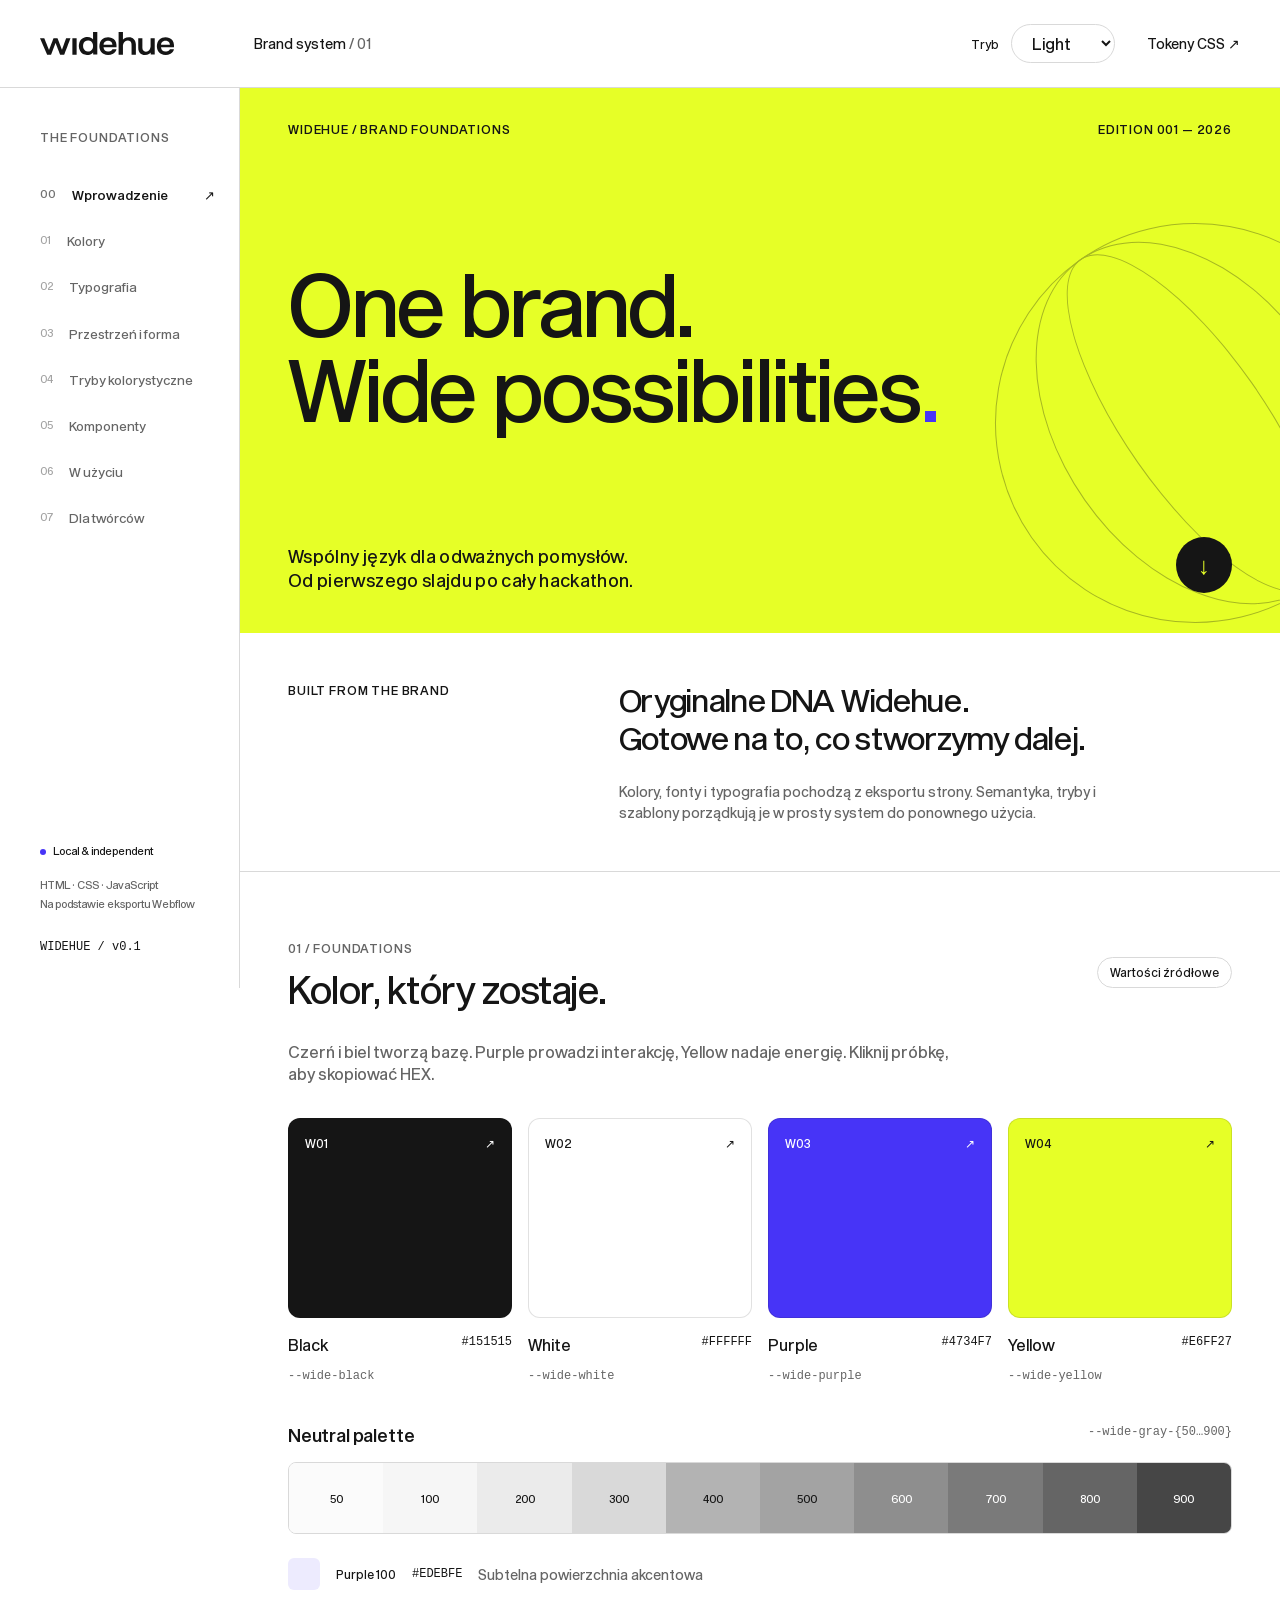
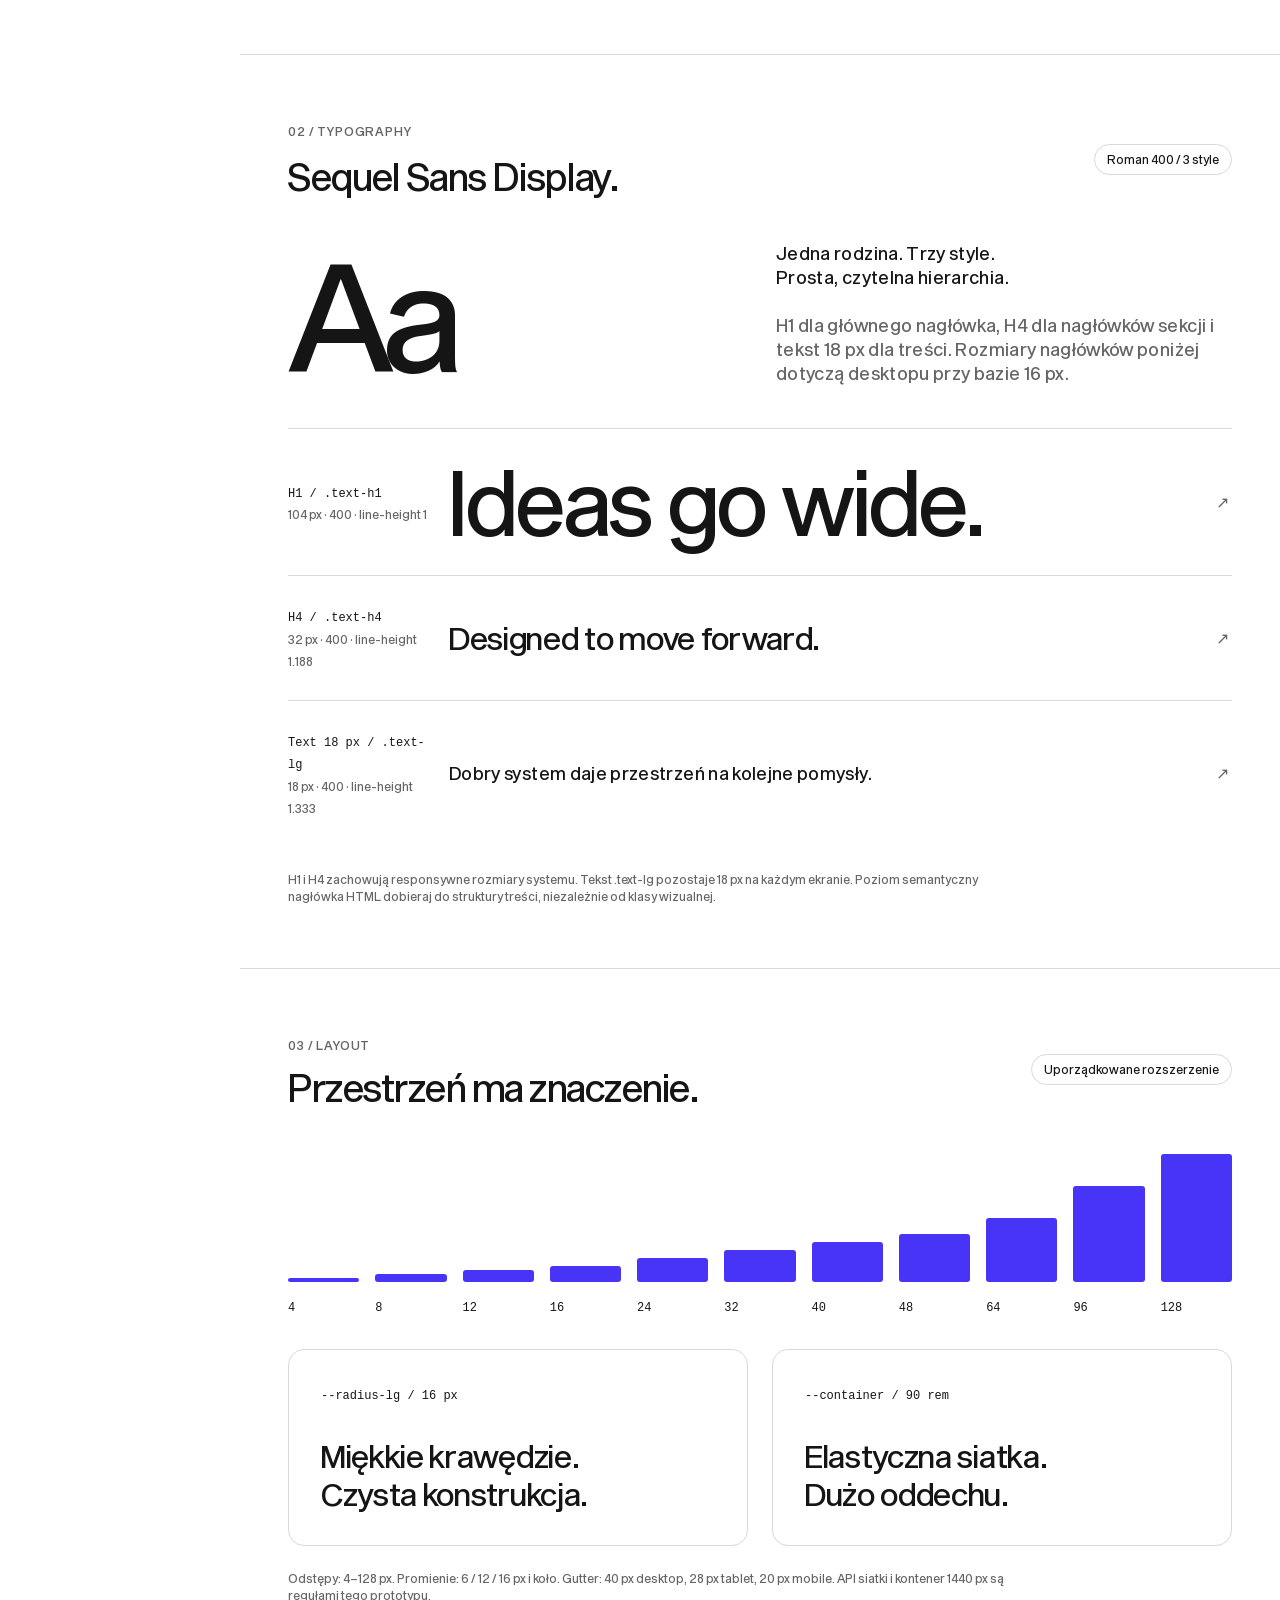
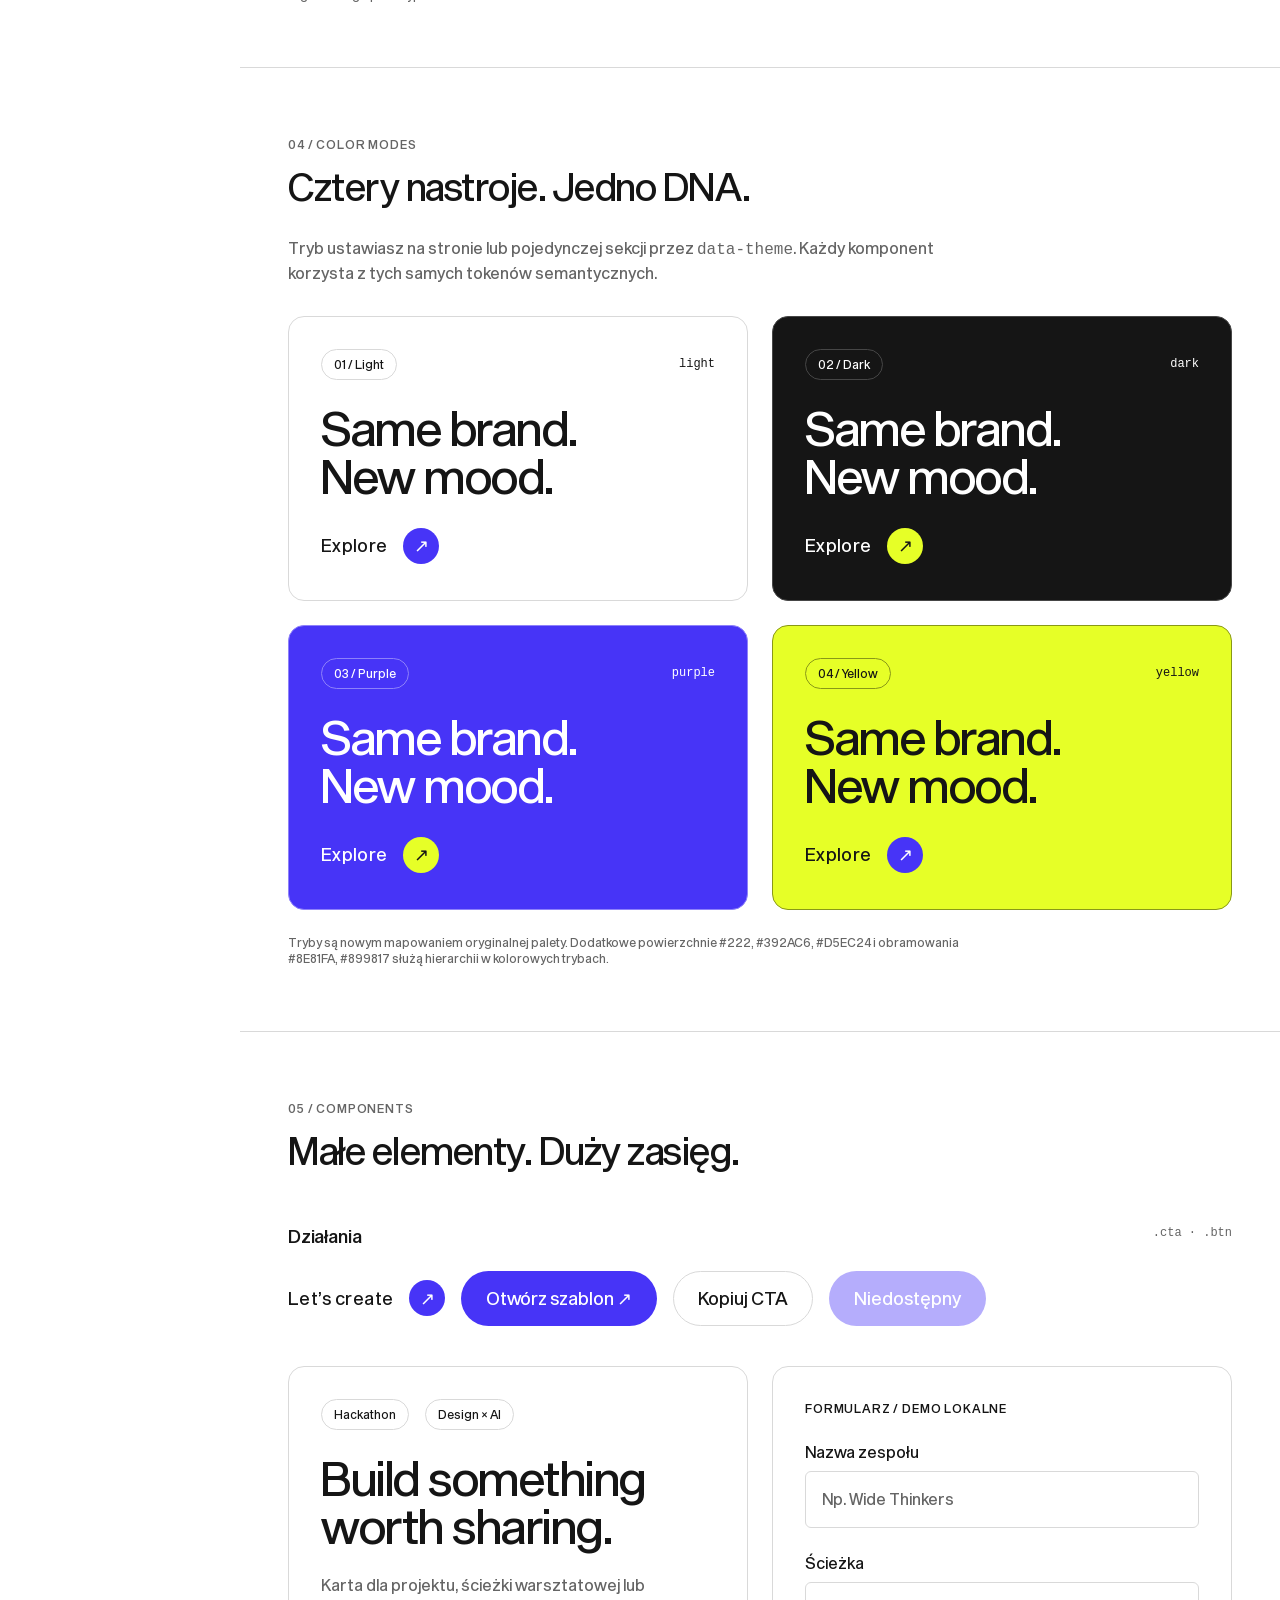
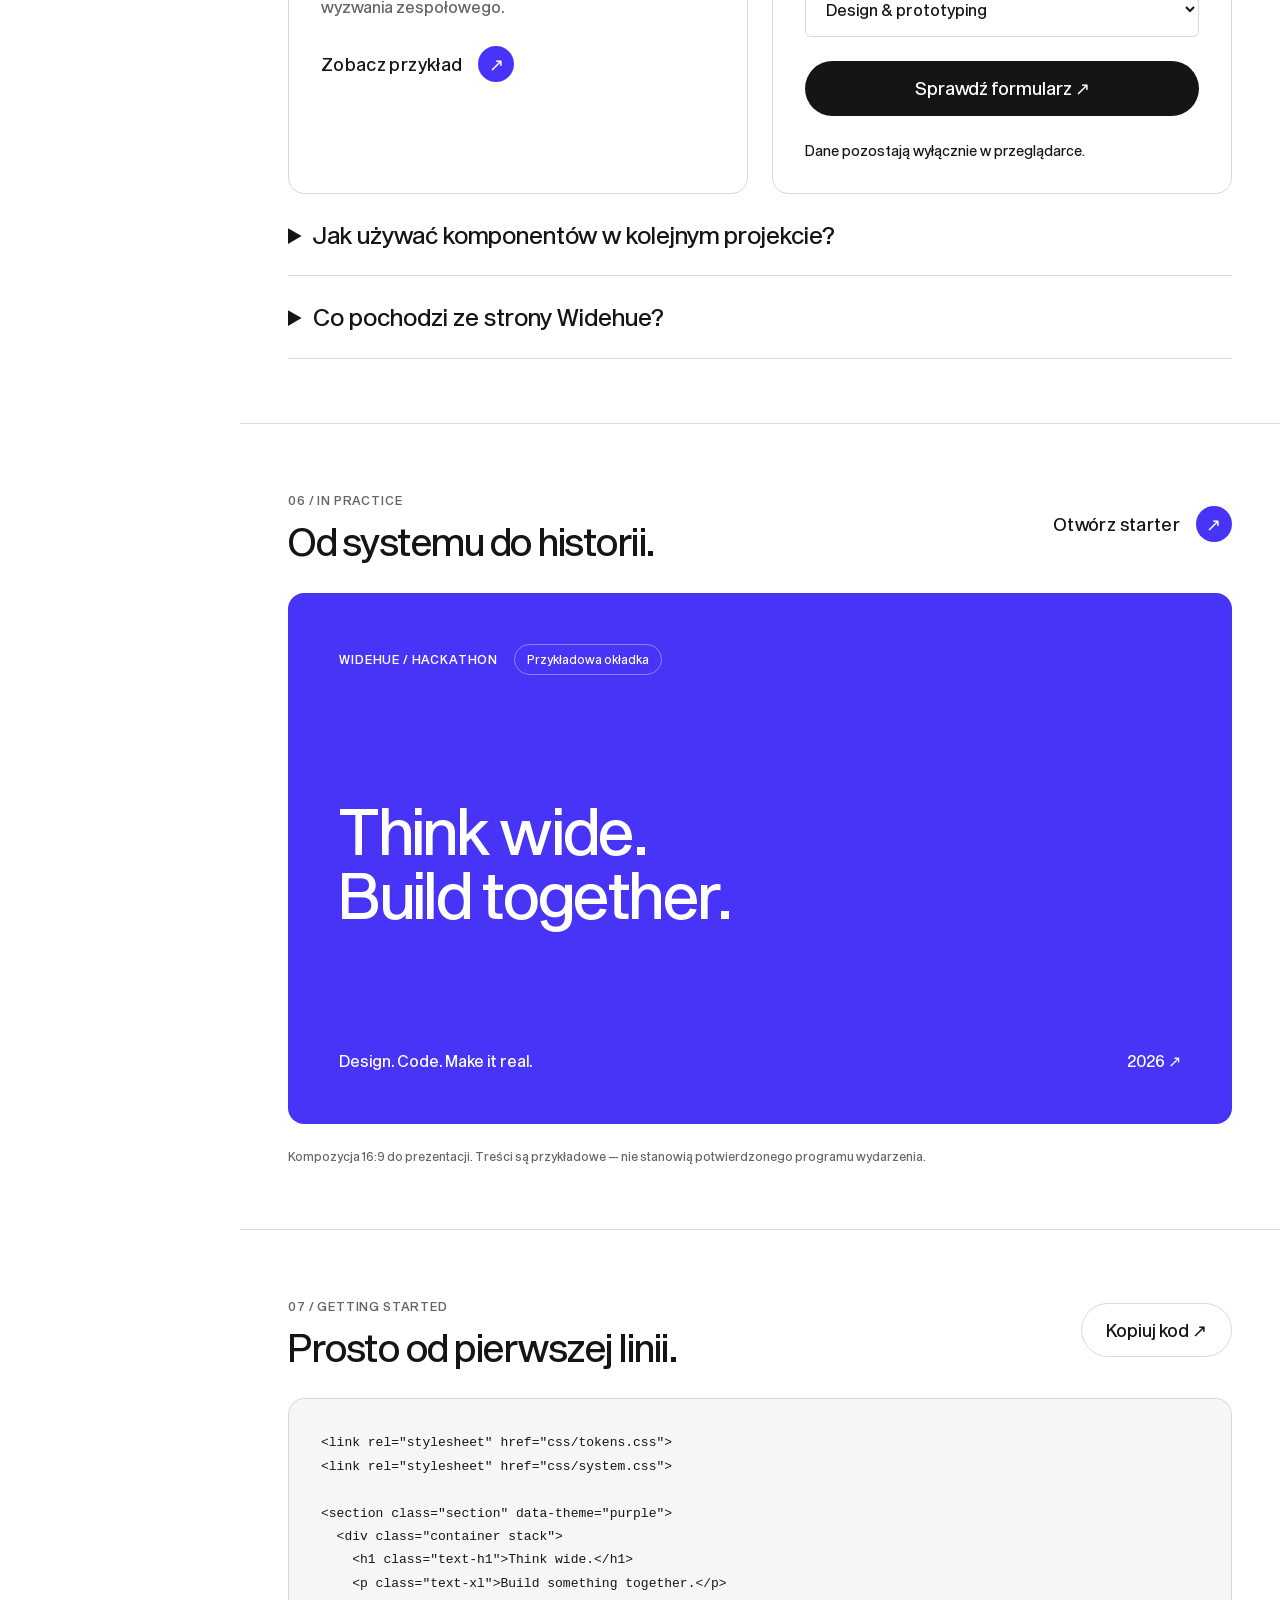
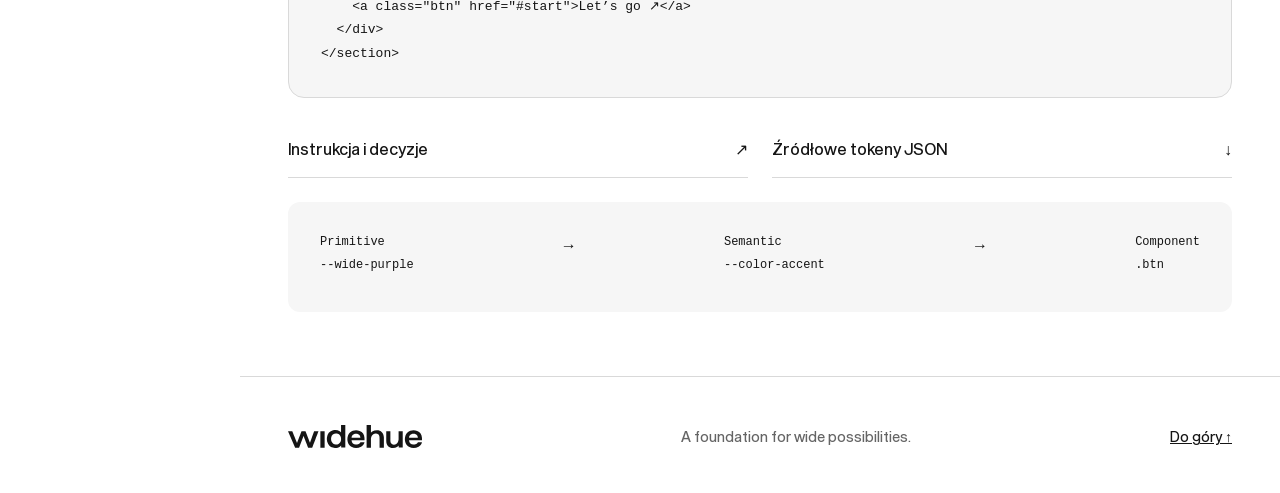
<file: widehue/design-system.html>
<!doctype html><html lang="pl" data-theme="light"><head><meta charset="utf-8"><meta name="viewport" content="width=device-width,initial-scale=1"><meta name="theme-color" content="#151515"><title>Widehue — Brand system</title><link rel="icon" href="assets/brand/wordmark.svg" type="image/svg+xml"><link rel="stylesheet" href="css/tokens.css"><link rel="stylesheet" href="css/system.css"><link rel="stylesheet" href="css/catalog.css"><script src="js/catalog.js" defer></script></head><body>
<a class="skip" href="#main">Przejdź do treści</a>
<header class="header"><a class="wordmark" href="#" aria-label="Widehue — początek"><svg aria-hidden="true" xmlns="http://www.w3.org/2000/svg" viewBox="0 0 531.8763 91.3"><g transform="translate(0.0000 24.2000) scale(0.753933)">
<path d="M137.424 0.315918C137.424 0.315918 116.613 58.8273 115.825 60.9882C115.395 59.8958 92.1253 0.315918 92.1253 0.315918H71.1585C71.1585 0.315918 47.972 60.9882 47.6379 61.8045C47.2679 60.9642 22.554 0.315918 22.554 0.315918H0L37.6258 88.2151H58.2347L81.7433 26.0062H82.1133C82.3519 26.6064 106.135 88.2151 106.135 88.2151H127.46C127.46 88.2151 160.277 1.03621 160.503 0.315918H137.436H137.424Z" fill="currentColor"/>
</g><g transform="translate(128.3831 24.2000) scale(0.753933)">
<path d="M0.1875 0.327637V88.2148L22.4193 88.1908L22.4551 0.327637H0.199427H0.1875Z" fill="currentColor"/>
</g><g transform="translate(153.7236 0.0000) scale(0.760833)">
<path d="M74.6868 39.2917V0C81.5604 0.0720288 96.9305 0 96.9305 0V117.203H75.3312V107.215C73.4219 108.944 71.7393 110.492 69.8419 111.837C61.9301 117.407 52.4431 120.252 42.789 119.94C27.4308 119.616 15.1037 113.397 7.46632 99.6879C-0.719944 85.066 -1.3524 69.4238 3.89827 53.7455C10.4497 34.2257 29.4595 26.5786 45.3427 26.5786C62.1329 26.5786 72.4433 36.6867 74.6868 39.3037V39.2917ZM25.8198 87.9112C30.08 96.7827 37.2877 101.357 47.0373 101.837C51.9657 102.185 56.9061 101.273 61.3931 99.1837C70.3073 94.898 75.0448 85.4262 75.0448 73.6375C75.0448 56.5306 66.3693 47.6351 57.6221 45.1621C48.3619 42.557 39.4954 43.3974 31.8342 49.892C27.0131 53.9616 24.4833 59.4118 23.3615 65.5342C21.9653 73.1693 22.383 80.8163 25.8198 87.9112Z" fill="currentColor"/>
</g><g transform="translate(235.5244 20.9000) scale(0.741053)">
<path d="M65.9597 4.00383C54.277 -0.437945 41.4248 -0.72606 29.5511 3.18751C23.7873 4.89219 18.489 7.9294 14.0856 12.035C9.68217 16.1527 6.28116 21.2427 4.15703 26.897C-0.962371 39.6581 -1.16529 53.8838 3.58418 66.7889C6.91358 76.2487 12.8206 83.8838 21.7467 88.5056C38.9665 97.3772 56.4608 96.957 73.5493 88.2055C81.3418 84.364 87.3562 77.6533 90.3634 69.454C91.0197 67.6893 91.4613 65.8646 91.688 63.9918H70.2558C70.2558 63.9918 69.7665 64.7721 69.5994 65.0843C68.3345 67.1611 66.807 69.0579 65.0528 70.7265C59.5515 75.5404 52.8808 76.969 45.7805 76.6449C32.8567 76.0567 24.0857 67.7853 22.6417 54.8802C22.6179 54.5921 22.6179 54.292 22.6417 53.9918H91.8908C91.9147 53.8598 91.9147 53.7157 91.8908 53.5837C92.0818 49.1419 92.046 44.6881 91.7954 40.2463C90.972 23.1515 81.9385 9.95821 65.9597 4.01584L65.9836 3.97982L65.9597 4.00383ZM22.8565 39.5501V37.6173C23.5845 29.5621 27.5702 23.8238 35.0405 20.8586C38.704 19.322 42.6301 18.5416 46.592 18.5537C50.5538 18.5777 54.4799 19.394 58.1195 20.9666C65.6375 24.1479 69.2295 30.2223 69.7904 38.2775V39.526L22.8565 39.5621V39.5501Z" fill="currentColor"/>
</g><g transform="translate(311.7013 0.0000) scale(0.773729)">
<path d="M89.0709 64.5498C89.0709 39.5918 73.1638 26.5306 53.7005 26.5306C34.2373 26.5306 25.4424 36.0624 22.65 39.2797V0H0.40625V117.203H22.65V73.6495C22.65 64.6579 26.8863 43.5654 47.7219 43.5654C68.5575 43.5654 66.851 64.1056 66.851 72.0768C66.851 72.8091 66.851 117.227 66.851 117.227H89.1067C89.1067 117.227 89.0709 68.2953 89.0709 64.5618V64.5498Z" fill="currentColor"/>
</g><g transform="translate(389.3369 24.2000) scale(0.737363)">
<path d="M0.914705 52.981C0.914705 77.939 16.8219 91.0002 36.2851 91.0002C55.7484 91.0002 64.6984 81.4924 67.9323 77.5548V88.2031H89.5794V0.339928H67.3356V42.8009C67.3356 51.7925 63.0993 72.885 42.2637 72.885C21.4281 72.885 23.1346 52.3447 23.1346 44.3735C23.1346 43.6412 23.1346 0.315918 23.1346 0.315918H0.878906C0.878906 0.315918 0.914705 49.2475 0.914705 52.981Z" fill="currentColor"/>
</g><g transform="translate(463.6995 20.9000) scale(0.741053)">
<path d="M65.9597 4.00383C54.277 -0.437945 41.4248 -0.72606 29.5511 3.18751C23.7873 4.89219 18.489 7.9294 14.0856 12.035C9.68217 16.1527 6.28116 21.2427 4.15703 26.897C-0.962371 39.6581 -1.16529 53.8838 3.58418 66.7889C6.91358 76.2487 12.8206 83.8838 21.7467 88.5056C38.9665 97.3772 56.4608 96.957 73.5493 88.2055C81.3418 84.364 87.3562 77.6533 90.3634 69.454C91.0197 67.6893 91.4613 65.8646 91.688 63.9918H70.2558C70.2558 63.9918 69.7665 64.7721 69.5994 65.0843C68.3345 67.1611 66.807 69.0579 65.0528 70.7265C59.5515 75.5404 52.8808 76.969 45.7805 76.6449C32.8567 76.0567 24.0857 67.7853 22.6417 54.8802C22.6179 54.5921 22.6179 54.292 22.6417 53.9918H91.8908C91.9147 53.8598 91.9147 53.7157 91.8908 53.5837C92.0818 49.1419 92.046 44.6881 91.7954 40.2463C90.972 23.1515 81.9385 9.95821 65.9597 4.01584L65.9836 3.97982L65.9597 4.00383ZM22.8565 39.5501V37.6173C23.5845 29.5621 27.5702 23.8238 35.0405 20.8586C38.704 19.322 42.6301 18.5416 46.592 18.5537C50.5538 18.5777 54.4799 19.394 58.1195 20.9666C65.6375 24.1479 69.2295 30.2223 69.7904 38.2775V39.526L22.8565 39.5621V39.5501Z" fill="currentColor"/>
</g></svg></a><span class="header-label">Brand system <span class="text-muted">/ 01</span></span><label class="theme-control"><span class="text-xs">Tryb</span><select id="theme" aria-label="Tryb kolorystyczny"><option value="light">Light</option><option value="dark">Dark</option><option value="purple">Purple</option><option value="yellow">Yellow</option></select></label><a class="header-download" href="css/tokens.css" download>Tokeny CSS ↗</a></header>
<div class="layout"><aside class="sidebar"><div><p class="eyebrow text-muted">The foundations</p><nav aria-label="Sekcje design systemu"><a href="#overview"><span>00</span>Wprowadzenie</a><a href="#colors"><span>01</span>Kolory</a><a href="#typography"><span>02</span>Typografia</a><a href="#spacing"><span>03</span>Przestrzeń i forma</a><a href="#modes"><span>04</span>Tryby kolorystyczne</a><a href="#components"><span>05</span>Komponenty</a><a href="#patterns"><span>06</span>W użyciu</a><a href="#usage"><span>07</span>Dla twórców</a></nav></div><div class="sidebar-foot"><span class="status-dot"></span> Local & independent<p>HTML · CSS · JavaScript<br>Na podstawie eksportu Webflow</p><span class="code">WIDEHUE / v0.1</span></div></aside>
<main id="main">
<section id="overview" class="hero" data-theme="yellow"><div class="hero-meta eyebrow"><span>Widehue / Brand foundations</span><span>Edition 001 — 2026</span></div><h1>One brand.<br>Wide possibilities<span class="period">.</span></h1><div class="hero-bottom"><p class="text-lg">Wspólny język dla odważnych pomysłów.<br>Od pierwszego slajdu po cały hackathon.</p><a class="round-link" href="#colors" aria-label="Poznaj fundamenty">↓</a></div><div class="hero-orbit" aria-hidden="true"><i></i><i></i><i></i></div></section>
<div class="intro"><p class="eyebrow">Built from the brand</p><p class="text-h4">Oryginalne DNA Widehue.<br>Gotowe na to, co stworzymy dalej.</p><p class="text-sm text-muted">Kolory, fonty i typografia pochodzą z eksportu strony. Semantyka, tryby i szablony porządkują je w prosty system do ponownego użycia.</p></div>
<section id="colors" class="catalog-section"><div class="section-head"><div><span class="eyebrow text-muted">01 / Foundations</span><h2 class="text-h3">Kolor, który zostaje.</h2></div><span class="tag">Wartości źródłowe</span></div><p class="section-note">Czerń i biel tworzą bazę. Purple prowadzi interakcję, Yellow nadaje energię. Kliknij próbkę, aby skopiować HEX.</p><div class="swatches"><button class="swatch" data-copy="#151515" aria-label="Kopiuj #151515"><span class="swatch__paint" style="background:#151515;color:white"><span>W01</span><span>↗</span></span><span class="swatch__info"><strong>Black</strong><span class="code">#151515</span></span><span class="code text-muted">--wide-black</span></button><button class="swatch" data-copy="#FFFFFF" aria-label="Kopiuj #FFFFFF"><span class="swatch__paint" style="background:#FFFFFF;color:#151515"><span>W02</span><span>↗</span></span><span class="swatch__info"><strong>White</strong><span class="code">#FFFFFF</span></span><span class="code text-muted">--wide-white</span></button><button class="swatch" data-copy="#4734F7" aria-label="Kopiuj #4734F7"><span class="swatch__paint" style="background:#4734F7;color:white"><span>W03</span><span>↗</span></span><span class="swatch__info"><strong>Purple</strong><span class="code">#4734F7</span></span><span class="code text-muted">--wide-purple</span></button><button class="swatch" data-copy="#E6FF27" aria-label="Kopiuj #E6FF27"><span class="swatch__paint" style="background:#E6FF27;color:#151515"><span>W04</span><span>↗</span></span><span class="swatch__info"><strong>Yellow</strong><span class="code">#E6FF27</span></span><span class="code text-muted">--wide-yellow</span></button></div><div class="subhead"><h3 class="text-h6">Neutral palette</h3><span class="code text-muted">--wide-gray-{50…900}</span></div><div class="neutrals"><button data-copy="#fbfbfb" class="neutral" style="background:#fbfbfb;color:#151515" aria-label="Kopiuj Gray 50, #fbfbfb">50</button><button data-copy="#f6f6f6" class="neutral" style="background:#f6f6f6;color:#151515" aria-label="Kopiuj Gray 100, #f6f6f6">100</button><button data-copy="#ebebeb" class="neutral" style="background:#ebebeb;color:#151515" aria-label="Kopiuj Gray 200, #ebebeb">200</button><button data-copy="#d9d9d9" class="neutral" style="background:#d9d9d9;color:#151515" aria-label="Kopiuj Gray 300, #d9d9d9">300</button><button data-copy="#b3b3b3" class="neutral" style="background:#b3b3b3;color:#151515" aria-label="Kopiuj Gray 400, #b3b3b3">400</button><button data-copy="#a3a3a3" class="neutral" style="background:#a3a3a3;color:#151515" aria-label="Kopiuj Gray 500, #a3a3a3">500</button><button data-copy="#8e8e8e" class="neutral" style="background:#8e8e8e;color:#fff" aria-label="Kopiuj Gray 600, #8e8e8e">600</button><button data-copy="#7a7a7a" class="neutral" style="background:#7a7a7a;color:#fff" aria-label="Kopiuj Gray 700, #7a7a7a">700</button><button data-copy="#656565" class="neutral" style="background:#656565;color:#fff" aria-label="Kopiuj Gray 800, #656565">800</button><button data-copy="#464646" class="neutral" style="background:#464646;color:#fff" aria-label="Kopiuj Gray 900, #464646">900</button></div><div class="tint"><span style="background:#edebfe"></span><span>Purple 100</span><code>#EDEBFE</code><span class="text-muted text-sm">Subtelna powierzchnia akcentowa</span></div></section>
<section id="typography" class="catalog-section">
<div class="section-head"><div><span class="eyebrow text-muted">02 / Typography</span><h2 class="text-h4">Sequel Sans Display.</h2></div><span class="tag">Roman 400 / 3 style</span></div>
<div class="type-intro"><div class="type-glyph" aria-hidden="true">Aa</div><div class="stack"><p class="text-lg">Jedna rodzina. Trzy style.<br>Prosta, czytelna hierarchia.</p><p class="text-lg text-muted">H1 dla głównego nagłówka, H4 dla nagłówków sekcji i tekst 18 px dla treści. Rozmiary nagłówków poniżej dotyczą desktopu przy bazie 16 px.</p></div></div>
<div class="type-row"><div><span class="code">H1 / .text-h1</span><br><span class="text-xs text-muted">104 px · 400 · line-height 1</span></div><div class="text-h1">Ideas go wide.</div><button class="copy-mini" data-copy="text-h1" aria-label="Kopiuj klasę text-h1">↗</button></div><div class="type-row"><div><span class="code">H4 / .text-h4</span><br><span class="text-xs text-muted">32 px · 400 · line-height 1.188</span></div><div class="text-h4">Designed to move forward.</div><button class="copy-mini" data-copy="text-h4" aria-label="Kopiuj klasę text-h4">↗</button></div><div class="type-row"><div><span class="code">Text 18 px / .text-lg</span><br><span class="text-xs text-muted">18 px · 400 · line-height 1.333</span></div><div class="text-lg">Dobry system daje przestrzeń na kolejne pomysły.</div><button class="copy-mini" data-copy="text-lg" aria-label="Kopiuj klasę text-lg">↗</button></div><p class="annotation">H1 i H4 zachowują responsywne rozmiary systemu. Tekst .text-lg pozostaje 18 px na każdym ekranie. Poziom semantyczny nagłówka HTML dobieraj do struktury treści, niezależnie od klasy wizualnej.</p></section>
<section id="spacing" class="catalog-section"><div class="section-head"><div><span class="eyebrow text-muted">03 / Layout</span><h2 class="text-h3">Przestrzeń ma znaczenie.</h2></div><span class="tag">Uporządkowane rozszerzenie</span></div><div class="spacing-scale"><div><div style="height:4px"></div><span class="code">4</span></div><div><div style="height:8px"></div><span class="code">8</span></div><div><div style="height:12px"></div><span class="code">12</span></div><div><div style="height:16px"></div><span class="code">16</span></div><div><div style="height:24px"></div><span class="code">24</span></div><div><div style="height:32px"></div><span class="code">32</span></div><div><div style="height:40px"></div><span class="code">40</span></div><div><div style="height:48px"></div><span class="code">48</span></div><div><div style="height:64px"></div><span class="code">64</span></div><div><div style="height:96px"></div><span class="code">96</span></div><div><div style="height:128px"></div><span class="code">128</span></div></div><div class="grid"><div class="card"><span class="code">--radius-lg / 16 px</span><h3 class="text-h4">Miękkie krawędzie.<br>Czysta konstrukcja.</h3></div><div class="card"><span class="code">--container / 90 rem</span><h3 class="text-h4">Elastyczna siatka.<br>Dużo oddechu.</h3></div></div><p class="annotation">Odstępy: 4–128 px. Promienie: 6 / 12 / 16 px i koło. Gutter: 40 px desktop, 28 px tablet, 20 px mobile. API siatki i kontener 1440 px są regułami tego prototypu.</p></section>
<section id="modes" class="catalog-section"><div class="section-head"><div><span class="eyebrow text-muted">04 / Color modes</span><h2 class="text-h3">Cztery nastroje. Jedno DNA.</h2></div></div><p class="section-note">Tryb ustawiasz na stronie lub pojedynczej sekcji przez <code>data-theme</code>. Każdy komponent korzysta z tych samych tokenów semantycznych.</p><div class="grid"><article class="mode-card stack" data-theme="light"><div class="cluster"><span class="tag">01 / Light</span><span class="code">light</span></div><h3 class="text-h3">Same brand.<br>New mood.</h3><a class="cta" href="#usage">Explore <span class="cta__icon" aria-hidden="true">↗</span></a></article><article class="mode-card stack" data-theme="dark"><div class="cluster"><span class="tag">02 / Dark</span><span class="code">dark</span></div><h3 class="text-h3">Same brand.<br>New mood.</h3><a class="cta" href="#usage">Explore <span class="cta__icon" aria-hidden="true">↗</span></a></article><article class="mode-card stack" data-theme="purple"><div class="cluster"><span class="tag">03 / Purple</span><span class="code">purple</span></div><h3 class="text-h3">Same brand.<br>New mood.</h3><a class="cta" href="#usage">Explore <span class="cta__icon" aria-hidden="true">↗</span></a></article><article class="mode-card stack" data-theme="yellow"><div class="cluster"><span class="tag">04 / Yellow</span><span class="code">yellow</span></div><h3 class="text-h3">Same brand.<br>New mood.</h3><a class="cta" href="#usage">Explore <span class="cta__icon" aria-hidden="true">↗</span></a></article></div><p class="annotation">Tryby są nowym mapowaniem oryginalnej palety. Dodatkowe powierzchnie #222, #392AC6, #D5EC24 i obramowania #8E81FA, #899817 służą hierarchii w kolorowych trybach.</p></section>
<section id="components" class="catalog-section"><div class="section-head"><div><span class="eyebrow text-muted">05 / Components</span><h2 class="text-h3">Małe elementy. Duży zasięg.</h2></div></div><div class="component-demo"><div class="demo-label"><h3 class="text-h6">Działania</h3><code>.cta · .btn</code></div><div class="cluster"><a class="cta" href="#patterns">Let’s create <span class="cta__icon" aria-hidden="true">↗</span></a><a class="btn" href="starter.html">Otwórz szablon ↗</a><button class="btn btn--secondary" data-copy="<a class=&quot;cta&quot; href=&quot;#contact&quot;>Let’s create <span class=&quot;cta__icon&quot; aria-hidden=&quot;true&quot;>↗</span></a>">Kopiuj CTA</button><button class="btn" disabled>Niedostępny</button></div></div><div class="grid"><article class="card stack"><div class="cluster"><span class="tag">Hackathon</span><span class="tag">Design × AI</span></div><h3 class="text-h3">Build something<br>worth sharing.</h3><p class="text-muted">Karta dla projektu, ścieżki warsztatowej lub wyzwania zespołowego.</p><a class="cta" href="starter.html">Zobacz przykład <span class="cta__icon" aria-hidden="true">↗</span></a></article><form class="card stack" id="demo-form"><span class="eyebrow">Formularz / demo lokalne</span><label class="field">Nazwa zespołu<input class="input" name="team" placeholder="Np. Wide Thinkers" required maxlength="80"></label><label class="field">Ścieżka<select class="input" name="track"><option>Design & prototyping</option><option>AI & development</option></select></label><button class="btn btn--inverse" type="submit">Sprawdź formularz ↗</button><p id="form-result" class="text-sm" role="status">Dane pozostają wyłącznie w przeglądarce.</p></form></div><details class="accordion"><summary>Jak używać komponentów w kolejnym projekcie?</summary><p>Dołącz tokens.css i system.css, skopiuj HTML wybranego komponentu i ustaw data-theme na sekcji. JavaScript katalogu nie jest wymagany.</p></details><details class="accordion"><summary>Co pochodzi ze strony Widehue?</summary><p>Paleta, fonty, skala nagłówków, tracking i CTA z kołem 36 px. Karty, formularze, przyciski typu pill, semantyczne tryby i szablony to adaptacje do wspólnego systemu.</p></details></section>
<section id="patterns" class="catalog-section"><div class="section-head"><div><span class="eyebrow text-muted">06 / In practice</span><h2 class="text-h3">Od systemu do historii.</h2></div><a class="cta" href="starter.html">Otwórz starter <span class="cta__icon" aria-hidden="true">↗</span></a></div><article class="slide" data-theme="purple"><div class="cluster"><span class="eyebrow">Widehue / Hackathon</span><span class="tag">Przykładowa okładka</span></div><h3 class="slide__title">Think wide.<br>Build together.</h3><div class="slide-foot"><span>Design. Code. Make it real.</span><span>2026 ↗</span></div></article><p class="annotation">Kompozycja 16:9 do prezentacji. Treści są przykładowe — nie stanowią potwierdzonego programu wydarzenia.</p></section>
<section id="usage" class="catalog-section"><div class="section-head"><div><span class="eyebrow text-muted">07 / Getting started</span><h2 class="text-h3">Prosto od pierwszej linii.</h2></div><button class="btn btn--secondary" id="copy-starter">Kopiuj kod ↗</button></div><pre id="starter-code"><code>&lt;link rel="stylesheet" href="css/tokens.css"&gt;
&lt;link rel="stylesheet" href="css/system.css"&gt;

&lt;section class="section" data-theme="purple"&gt;
  &lt;div class="container stack"&gt;
    &lt;h1 class="text-h1"&gt;Think wide.&lt;/h1&gt;
    &lt;p class="text-xl"&gt;Build something together.&lt;/p&gt;
    &lt;a class="btn" href="#start"&gt;Let’s go ↗&lt;/a&gt;
  &lt;/div&gt;
&lt;/section&gt;</code></pre><div class="grid docs-links"><a href="README.md">Instrukcja i decyzje <span>↗</span></a><a href="tokens.source.json" download>Źródłowe tokeny JSON <span>↓</span></a></div><div class="semantic-map"><span class="code">Primitive<br><b>--wide-purple</b></span><span>→</span><span class="code">Semantic<br><b>--color-accent</b></span><span>→</span><span class="code">Component<br><b>.btn</b></span></div></section>
<footer><a class="wordmark" href="#" aria-label="Widehue — początek"><svg aria-hidden="true" xmlns="http://www.w3.org/2000/svg" viewBox="0 0 531.8763 91.3"><g transform="translate(0.0000 24.2000) scale(0.753933)">
<path d="M137.424 0.315918C137.424 0.315918 116.613 58.8273 115.825 60.9882C115.395 59.8958 92.1253 0.315918 92.1253 0.315918H71.1585C71.1585 0.315918 47.972 60.9882 47.6379 61.8045C47.2679 60.9642 22.554 0.315918 22.554 0.315918H0L37.6258 88.2151H58.2347L81.7433 26.0062H82.1133C82.3519 26.6064 106.135 88.2151 106.135 88.2151H127.46C127.46 88.2151 160.277 1.03621 160.503 0.315918H137.436H137.424Z" fill="currentColor"/>
</g><g transform="translate(128.3831 24.2000) scale(0.753933)">
<path d="M0.1875 0.327637V88.2148L22.4193 88.1908L22.4551 0.327637H0.199427H0.1875Z" fill="currentColor"/>
</g><g transform="translate(153.7236 0.0000) scale(0.760833)">
<path d="M74.6868 39.2917V0C81.5604 0.0720288 96.9305 0 96.9305 0V117.203H75.3312V107.215C73.4219 108.944 71.7393 110.492 69.8419 111.837C61.9301 117.407 52.4431 120.252 42.789 119.94C27.4308 119.616 15.1037 113.397 7.46632 99.6879C-0.719944 85.066 -1.3524 69.4238 3.89827 53.7455C10.4497 34.2257 29.4595 26.5786 45.3427 26.5786C62.1329 26.5786 72.4433 36.6867 74.6868 39.3037V39.2917ZM25.8198 87.9112C30.08 96.7827 37.2877 101.357 47.0373 101.837C51.9657 102.185 56.9061 101.273 61.3931 99.1837C70.3073 94.898 75.0448 85.4262 75.0448 73.6375C75.0448 56.5306 66.3693 47.6351 57.6221 45.1621C48.3619 42.557 39.4954 43.3974 31.8342 49.892C27.0131 53.9616 24.4833 59.4118 23.3615 65.5342C21.9653 73.1693 22.383 80.8163 25.8198 87.9112Z" fill="currentColor"/>
</g><g transform="translate(235.5244 20.9000) scale(0.741053)">
<path d="M65.9597 4.00383C54.277 -0.437945 41.4248 -0.72606 29.5511 3.18751C23.7873 4.89219 18.489 7.9294 14.0856 12.035C9.68217 16.1527 6.28116 21.2427 4.15703 26.897C-0.962371 39.6581 -1.16529 53.8838 3.58418 66.7889C6.91358 76.2487 12.8206 83.8838 21.7467 88.5056C38.9665 97.3772 56.4608 96.957 73.5493 88.2055C81.3418 84.364 87.3562 77.6533 90.3634 69.454C91.0197 67.6893 91.4613 65.8646 91.688 63.9918H70.2558C70.2558 63.9918 69.7665 64.7721 69.5994 65.0843C68.3345 67.1611 66.807 69.0579 65.0528 70.7265C59.5515 75.5404 52.8808 76.969 45.7805 76.6449C32.8567 76.0567 24.0857 67.7853 22.6417 54.8802C22.6179 54.5921 22.6179 54.292 22.6417 53.9918H91.8908C91.9147 53.8598 91.9147 53.7157 91.8908 53.5837C92.0818 49.1419 92.046 44.6881 91.7954 40.2463C90.972 23.1515 81.9385 9.95821 65.9597 4.01584L65.9836 3.97982L65.9597 4.00383ZM22.8565 39.5501V37.6173C23.5845 29.5621 27.5702 23.8238 35.0405 20.8586C38.704 19.322 42.6301 18.5416 46.592 18.5537C50.5538 18.5777 54.4799 19.394 58.1195 20.9666C65.6375 24.1479 69.2295 30.2223 69.7904 38.2775V39.526L22.8565 39.5621V39.5501Z" fill="currentColor"/>
</g><g transform="translate(311.7013 0.0000) scale(0.773729)">
<path d="M89.0709 64.5498C89.0709 39.5918 73.1638 26.5306 53.7005 26.5306C34.2373 26.5306 25.4424 36.0624 22.65 39.2797V0H0.40625V117.203H22.65V73.6495C22.65 64.6579 26.8863 43.5654 47.7219 43.5654C68.5575 43.5654 66.851 64.1056 66.851 72.0768C66.851 72.8091 66.851 117.227 66.851 117.227H89.1067C89.1067 117.227 89.0709 68.2953 89.0709 64.5618V64.5498Z" fill="currentColor"/>
</g><g transform="translate(389.3369 24.2000) scale(0.737363)">
<path d="M0.914705 52.981C0.914705 77.939 16.8219 91.0002 36.2851 91.0002C55.7484 91.0002 64.6984 81.4924 67.9323 77.5548V88.2031H89.5794V0.339928H67.3356V42.8009C67.3356 51.7925 63.0993 72.885 42.2637 72.885C21.4281 72.885 23.1346 52.3447 23.1346 44.3735C23.1346 43.6412 23.1346 0.315918 23.1346 0.315918H0.878906C0.878906 0.315918 0.914705 49.2475 0.914705 52.981Z" fill="currentColor"/>
</g><g transform="translate(463.6995 20.9000) scale(0.741053)">
<path d="M65.9597 4.00383C54.277 -0.437945 41.4248 -0.72606 29.5511 3.18751C23.7873 4.89219 18.489 7.9294 14.0856 12.035C9.68217 16.1527 6.28116 21.2427 4.15703 26.897C-0.962371 39.6581 -1.16529 53.8838 3.58418 66.7889C6.91358 76.2487 12.8206 83.8838 21.7467 88.5056C38.9665 97.3772 56.4608 96.957 73.5493 88.2055C81.3418 84.364 87.3562 77.6533 90.3634 69.454C91.0197 67.6893 91.4613 65.8646 91.688 63.9918H70.2558C70.2558 63.9918 69.7665 64.7721 69.5994 65.0843C68.3345 67.1611 66.807 69.0579 65.0528 70.7265C59.5515 75.5404 52.8808 76.969 45.7805 76.6449C32.8567 76.0567 24.0857 67.7853 22.6417 54.8802C22.6179 54.5921 22.6179 54.292 22.6417 53.9918H91.8908C91.9147 53.8598 91.9147 53.7157 91.8908 53.5837C92.0818 49.1419 92.046 44.6881 91.7954 40.2463C90.972 23.1515 81.9385 9.95821 65.9597 4.01584L65.9836 3.97982L65.9597 4.00383ZM22.8565 39.5501V37.6173C23.5845 29.5621 27.5702 23.8238 35.0405 20.8586C38.704 19.322 42.6301 18.5416 46.592 18.5537C50.5538 18.5777 54.4799 19.394 58.1195 20.9666C65.6375 24.1479 69.2295 30.2223 69.7904 38.2775V39.526L22.8565 39.5621V39.5501Z" fill="currentColor"/>
</g></svg></a><span class="text-sm text-muted">A foundation for wide possibilities.</span><a href="#overview" class="text-sm">Do góry ↑</a></footer></main></div><div class="toast" role="status" aria-live="polite" id="toast"></div></body></html>
</file>
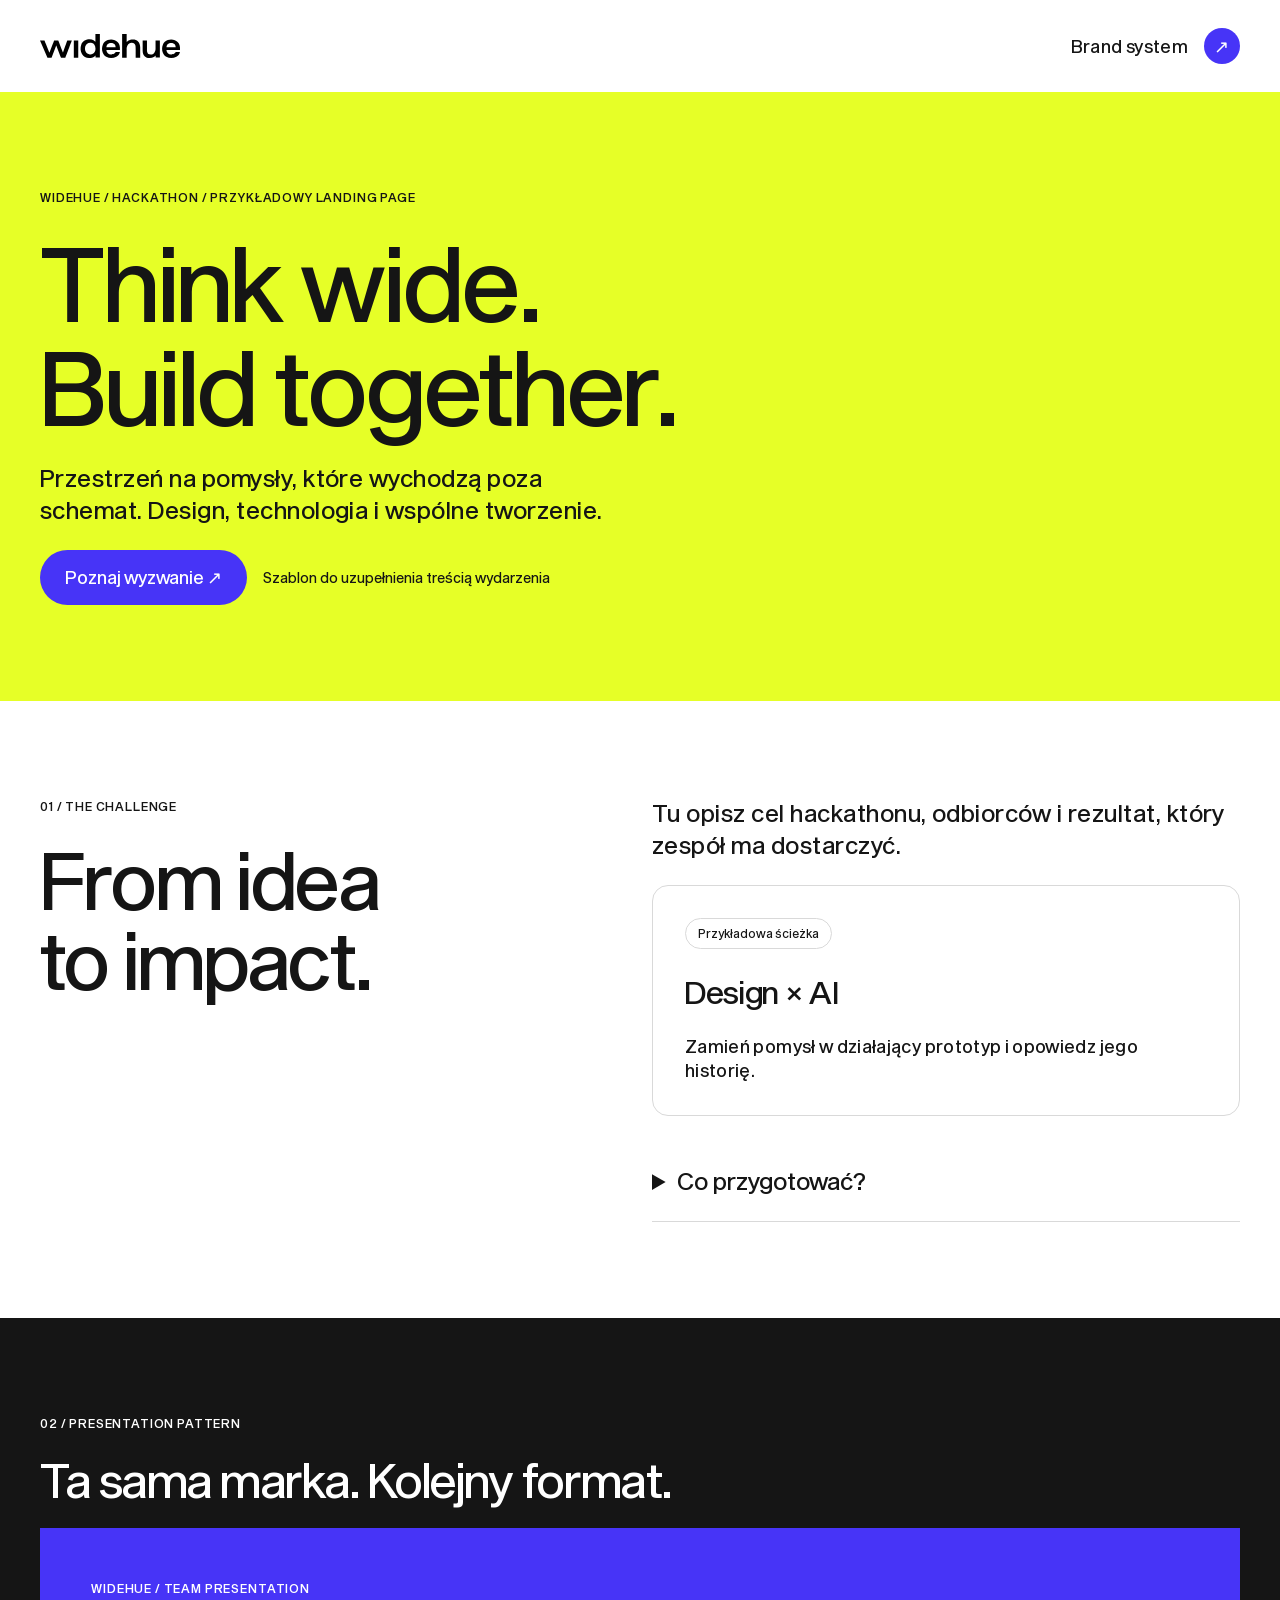
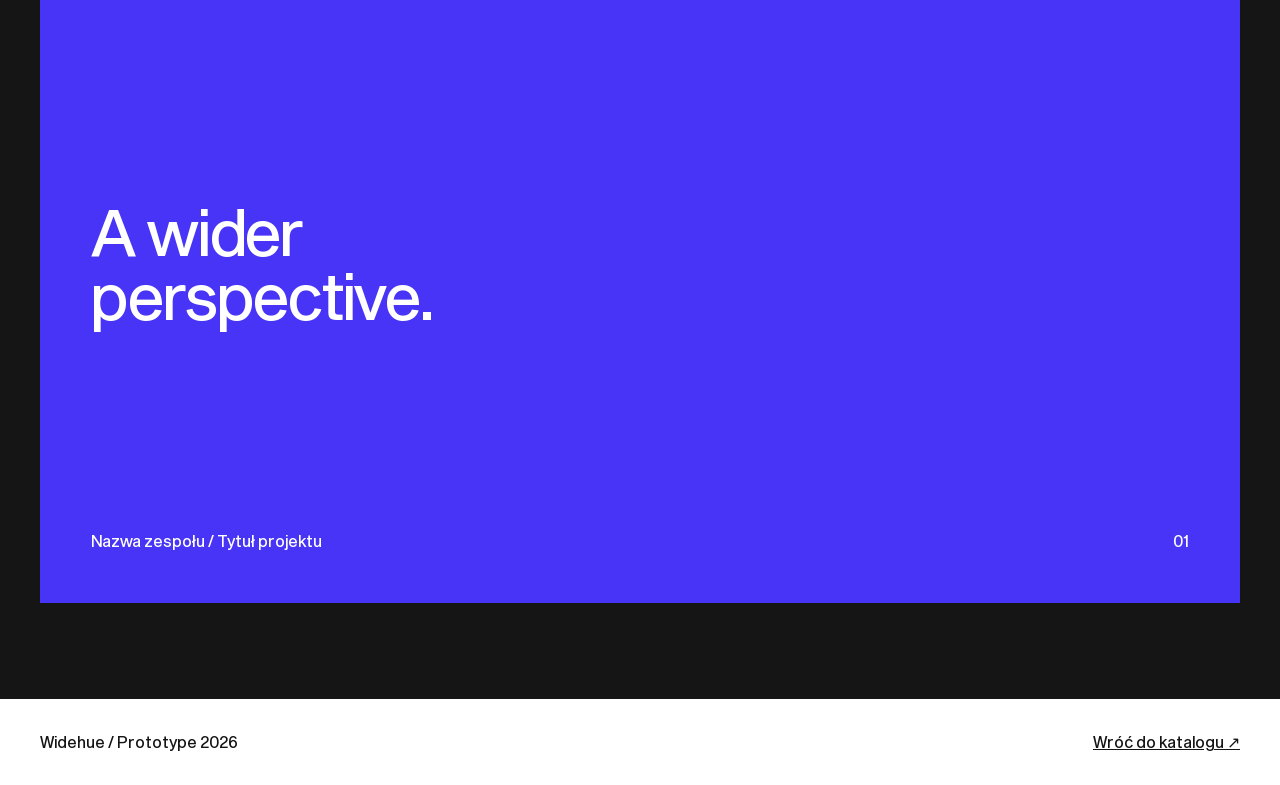
<file: widehue/starter.html>
<!doctype html><html lang="pl" data-theme="light"><head><meta charset="utf-8"><meta name="viewport" content="width=device-width,initial-scale=1"><title>Widehue — Hackathon starter</title><link rel="icon" href="assets/brand/wordmark.svg"><link rel="stylesheet" href="css/tokens.css"><link rel="stylesheet" href="css/system.css"></head><body><header class="container cluster" style="justify-content:space-between;padding-block:1.5rem"><a href="design-system.html" aria-label="Widehue — katalog design systemu"><img src="assets/brand/wordmark.svg" alt="Widehue" width="140" height="30"></a><a class="cta" href="design-system.html">Brand system <span class="cta__icon" aria-hidden="true">↗</span></a></header><main><section class="section" data-theme="yellow"><div class="container stack"><span class="eyebrow">Widehue / Hackathon / Przykładowy landing page</span><h1 class="text-h1">Think wide.<br>Build together.</h1><p class="text-xl" style="max-width:40ch">Przestrzeń na pomysły, które wychodzą poza schemat. Design, technologia i wspólne tworzenie.</p><div class="cluster"><a class="btn" href="#challenge">Poznaj wyzwanie ↗</a><span class="text-sm">Szablon do uzupełnienia treścią wydarzenia</span></div></div></section><section class="section" id="challenge"><div class="container grid"><div class="stack"><span class="eyebrow">01 / The challenge</span><h2 class="text-h2">From idea<br>to impact.</h2></div><div class="stack"><p class="text-xl">Tu opisz cel hackathonu, odbiorców i rezultat, który zespół ma dostarczyć.</p><article class="card stack"><span class="tag" style="align-self:start">Przykładowa ścieżka</span><h3 class="text-h4">Design × AI</h3><p class="text-lg">Zamień pomysł w działający prototyp i opowiedz jego historię.</p></article><details class="accordion"><summary>Co przygotować?</summary><p>Uzupełnij tę sekcję wymaganiami wydarzenia i materiałami dla zespołów.</p></details></div></div></section><section class="section" data-theme="dark"><div class="container stack"><span class="eyebrow">02 / Presentation pattern</span><h2 class="text-h3">Ta sama marka. Kolejny format.</h2><article class="slide" data-theme="purple"><span class="eyebrow">Widehue / Team presentation</span><h3 class="slide__title">A wider<br>perspective.</h3><div class="cluster" style="justify-content:space-between"><span>Nazwa zespołu / Tytuł projektu</span><span>01</span></div></article></div></section></main><footer class="container cluster" style="padding-block:2rem;justify-content:space-between"><span>Widehue / Prototype 2026</span><a href="design-system.html">Wróć do katalogu ↗</a></footer></body></html>
</file>
<file: hackathon-guide/intro/css/tokens.css>
/* Primitive values extracted from widehue.webflow/css/widehue.css :root. */
@font-face{font-family:'Sequel Sans';src:url('../assets/fonts/SequelSans-RomanDisp.woff2') format('woff2');font-weight:400;font-display:swap}
@font-face{font-family:'Sequel Sans';src:url('../assets/fonts/SequelSans-MediumDisp.woff2') format('woff2');font-weight:500;font-display:swap}
@font-face{font-family:'Britti Sans';src:url('../assets/fonts/BrittiSans-Regular.woff') format('woff');font-weight:400;font-display:swap}
:root{
 --wide-black:#151515;--wide-white:#fff;--wide-purple:#4734f7;--wide-yellow:#e6ff27;
 --wide-gray-50:#fbfbfb;--wide-gray-100:#f6f6f6;--wide-gray-200:#ebebeb;--wide-gray-300:#d9d9d9;--wide-gray-400:#b3b3b3;--wide-gray-500:#a3a3a3;--wide-gray-600:#8e8e8e;--wide-gray-700:#7a7a7a;--wide-gray-800:#656565;--wide-gray-900:#464646;--wide-purple-100:#edebfe;
 --font-brand:'Sequel Sans',Arial,sans-serif;--font-secondary:'Britti Sans',Arial,sans-serif;--font-code:ui-monospace,SFMono-Regular,Consolas,monospace;
 --text-h1:6.5rem;--text-h2:5rem;--text-h3:3rem;--text-h4:2rem;--text-h5:1.5rem;--text-h6:1.125rem;
 /* Curated spacing API; values observed throughout the source, not a source token scale. */
 --space-1:.25rem;--space-2:.5rem;--space-3:.75rem;--space-4:1rem;--space-6:1.5rem;--space-8:2rem;--space-10:2.5rem;--space-12:3rem;--space-16:4rem;--space-24:6rem;--space-32:8rem;
 --radius-sm:.375rem;--radius-md:.75rem;--radius-lg:1rem;--radius-pill:999px;--container:90rem;--gutter:2.5rem;--duration:200ms;
}
/* Semantic modes are an extension built from the original brand palette. */
:root,[data-theme="light"]{color-scheme:light;--color-bg:var(--wide-white);--color-surface:var(--wide-gray-100);--color-text:var(--wide-black);--color-muted:var(--wide-gray-800);--color-border:var(--wide-gray-300);--color-accent:var(--wide-purple);--color-on-accent:var(--wide-white);--color-inverse:var(--wide-black);--color-on-inverse:var(--wide-white);--color-focus:var(--wide-purple)}
[data-theme="dark"]{color-scheme:dark;--color-bg:var(--wide-black);--color-surface:#222;--color-text:var(--wide-white);--color-muted:var(--wide-gray-400);--color-border:var(--wide-gray-900);--color-accent:var(--wide-yellow);--color-on-accent:var(--wide-black);--color-inverse:var(--wide-white);--color-on-inverse:var(--wide-black);--color-focus:var(--wide-yellow)}
[data-theme="purple"]{color-scheme:dark;--color-bg:var(--wide-purple);--color-surface:#392ac6;--color-text:var(--wide-white);--color-muted:var(--wide-purple-100);--color-border:#8e81fa;--color-accent:var(--wide-yellow);--color-on-accent:var(--wide-black);--color-inverse:var(--wide-white);--color-on-inverse:var(--wide-black);--color-focus:var(--wide-yellow)}
[data-theme="yellow"]{color-scheme:light;--color-bg:var(--wide-yellow);--color-surface:#d5ec24;--color-text:var(--wide-black);--color-muted:var(--wide-gray-900);--color-border:#899817;--color-accent:var(--wide-purple);--color-on-accent:var(--wide-white);--color-inverse:var(--wide-black);--color-on-inverse:var(--wide-white);--color-focus:var(--wide-purple)}
@media(max-width:991px){:root{--text-h1:5rem;--text-h2:2.5rem;--text-h3:2rem;--text-h4:1.5rem;--gutter:1.75rem}}
@media(max-width:600px){:root{--text-h1:3.25rem;--gutter:1.25rem}}
</file>
<file: hackathon-guide/intro/css/system.css>
*{box-sizing:border-box}html{scroll-behavior:smooth}body{margin:0;background:var(--color-bg);color:var(--color-text);font-family:var(--font-brand);font-size:1rem;line-height:1.4}h1,h2,h3,h4,h5,h6,p{margin:0}button,input,select,textarea{font:inherit}button,a,input,select,textarea{-webkit-tap-highlight-color:transparent}a{color:inherit}button{cursor:pointer}button:disabled{opacity:.4;cursor:not-allowed}img,svg{max-width:100%;display:block}button:focus-visible,a:focus-visible,input:focus-visible,select:focus-visible,textarea:focus-visible,summary:focus-visible{outline:3px solid var(--color-focus);outline-offset:5px}::selection{background:var(--wide-purple);color:white}
.text-h1,.text-h2,.text-h3{font-weight:400;line-height:1}.text-h1{font-size:var(--text-h1);letter-spacing:-.065rem}.text-h2{font-size:var(--text-h2);letter-spacing:-.05rem}.text-h3{font-size:var(--text-h3);letter-spacing:-.03rem}.text-h4{font-size:var(--text-h4);font-weight:400;line-height:1.1875;letter-spacing:-.02rem}.text-h5{font-size:var(--text-h5);font-weight:500;line-height:1.208;letter-spacing:-.015rem}.text-h6{font-size:var(--text-h6);font-weight:500;line-height:1.222;letter-spacing:-.011rem}.text-xl{font-size:1.5rem;line-height:1.333;letter-spacing:.03rem}.text-lg{font-size:1.125rem;line-height:1.333;letter-spacing:.022rem}.text-md{font-size:1rem;line-height:1.5}.text-sm{font-size:.875rem;line-height:1.5}.text-xs{font-size:.75rem;line-height:1.5}.text-muted{color:var(--color-muted)}.eyebrow{font:500 .75rem/1.5 var(--font-brand);letter-spacing:.07em;text-transform:uppercase}.code{font-family:var(--font-code);font-size:.75rem}.container{width:min(100% - 2*var(--gutter),var(--container));margin-inline:auto}.section{padding-block:var(--space-24)}.stack{display:flex;flex-direction:column;gap:var(--space-6)}.cluster{display:flex;flex-wrap:wrap;align-items:center;gap:var(--space-4)}.grid{display:grid;grid-template-columns:repeat(2,minmax(0,1fr));gap:var(--space-6)}.surface,[data-theme]{background-color:var(--color-bg);color:var(--color-text)}
.btn{display:inline-flex;align-items:center;justify-content:center;gap:1rem;min-height:44px;padding:.75rem 1.5rem;border:1px solid transparent;border-radius:var(--radius-pill);background:var(--color-accent);color:var(--color-on-accent);text-decoration:none;font-size:1.125rem;line-height:1.6;transition:transform var(--duration),opacity var(--duration)}.btn:hover:not(:disabled){transform:translateY(-2px)}.btn--secondary{background:transparent;color:var(--color-text);border-color:var(--color-border)}.btn--inverse{background:var(--color-inverse);color:var(--color-on-inverse)}.cta{display:inline-flex;gap:1rem;align-items:center;min-height:44px;background:none;border:0;color:var(--color-text);text-decoration:none;padding:0;font-size:1.125rem;letter-spacing:.022rem;line-height:1.6}.cta__icon{display:grid;place-items:center;width:2.25rem;height:2.25rem;border-radius:50%;background:var(--color-accent);color:var(--color-on-accent);transition:transform var(--duration)}.cta:hover .cta__icon{transform:rotate(-45deg)}.tag{display:inline-flex;align-items:center;padding:.375rem .75rem;border:1px solid var(--color-border);border-radius:var(--radius-pill);font-size:.75rem}.card{border:1px solid var(--color-border);border-radius:var(--radius-lg);padding:2rem;background:var(--color-bg);color:var(--color-text)}.field{display:grid;gap:.5rem}.input{width:100%;padding:1rem;border:1px solid var(--color-border);border-radius:var(--radius-sm);background:var(--color-bg);color:var(--color-text)}.input::placeholder{color:var(--color-muted)}.input:disabled{opacity:.5}.accordion{border-block-end:1px solid var(--color-border);padding:1.5rem 0}.accordion summary{cursor:pointer;font-size:1.5rem}.accordion p{padding-top:1rem;max-width:60ch;color:var(--color-muted)}.slide{aspect-ratio:16/9;padding:clamp(1.5rem,4vw,4rem);display:flex;flex-direction:column;justify-content:space-between;overflow:hidden}.slide__title{font-size:clamp(2rem,5vw,5rem);font-weight:400;line-height:1;letter-spacing:-.01em;max-width:13ch}
@media(max-width:700px){.grid{grid-template-columns:1fr}.section{padding-block:4rem}.text-xl{font-size:1.125rem}.slide{aspect-ratio:auto;min-height:360px}}
@media(prefers-reduced-motion:reduce){html{scroll-behavior:auto}*,*::before,*::after{transition:none!important;animation:none!important}}
@media print{body{background:white;color:black}.slide{aspect-ratio:16/9;break-after:page;print-color-adjust:exact;-webkit-print-color-adjust:exact}}
</file>
<file: hackathon-guide/intro/css/app.css>
/* Warstwa aplikacji warsztatu na Widehue: tylko komponenty steppera, quizu i list.
   Kolory i typografia wyłącznie z tokens.css / system.css. */

/* ===== przyciski: czarne zamiast fioletowych ===== */
.btn{background:var(--color-inverse);color:var(--color-on-inverse)}
.btn--secondary{background:transparent;color:var(--color-text)}
.cta__icon{background:var(--color-inverse);color:var(--color-on-inverse)}

/* ===== szkielet ===== */
/* pasek przewijania pojawia się tylko na dłuższych krokach; bez stałej rynny treść skakała o szerokość paska */
html{scrollbar-gutter:stable}
.app-header{position:sticky;top:0;z-index:5;background:var(--color-bg);border-bottom:1px solid var(--color-border)}
.app-header .container{display:flex;align-items:center;justify-content:space-between;min-height:64px}
.app-header .wordmark{display:block;width:76px;color:var(--color-text)}
.app-header .wordmark svg{width:100%;height:auto}
.layout{display:grid;grid-template-columns:220px minmax(0,1fr);gap:var(--space-16);align-items:start;padding-block:var(--space-12) var(--space-24)}
.steps-main .step{padding:var(--space-4) 0 var(--space-8)}
.steps-main .step h1,.steps-main .step h2{max-width:22ch}
.steps-main .lead{max-width:56ch;color:var(--color-muted)}
.stepnav{display:flex;justify-content:space-between;align-items:center;gap:var(--space-4);margin-top:var(--space-12)}

/* ===== pionowy pasek kroków: pill jedzie do aktywnego kroku (jak nav w docsach Wideset) ===== */
.stepbar{list-style:none;margin:0 0 0 -12px;padding:0;position:sticky;top:88px;display:flex;flex-direction:column;gap:2px}
.stepbar li{position:relative;z-index:1;display:flex;align-items:center;height:32px;padding:0 12px;border-radius:6px;font-size:.9375rem;line-height:1.3;color:var(--wide-gray-400);white-space:nowrap;transition:color 160ms}
.stepbar li.done{color:var(--color-muted);cursor:pointer}
.stepbar li.done:hover{color:var(--color-text)}
.stepbar li.on{color:var(--color-text);font-weight:500}
.stepbar .stepbar-pill{position:absolute;top:0;left:0;right:0;height:32px;z-index:0;padding:0;border-radius:6px;background:var(--color-surface);opacity:0;pointer-events:none;transition:transform 150ms cubic-bezier(.22,1,.36,1),height 150ms cubic-bezier(.22,1,.36,1),opacity 150ms ease}
@media (prefers-reduced-motion:reduce){.stepbar .stepbar-pill{transition:opacity 120ms ease}}

/* ===== wybór: dwa bloki, karty pakietów ===== */
.choice{display:grid;grid-template-columns:1fr 1fr;gap:var(--space-4);margin-top:var(--space-8)}
.choice-card,.pick-card{font:inherit;text-align:left;cursor:pointer;color:var(--color-text);background:var(--color-bg);border:1px solid var(--color-border);border-radius:var(--radius-lg);padding:var(--space-8);display:flex;flex-direction:column;gap:var(--space-2);transition:transform var(--duration),border-color var(--duration)}
.choice-card:hover,.pick-card:hover{border-color:var(--color-text);transform:translateY(-2px)}
.choice-card{min-height:200px}
.choice-card h3,.pick-card h3{font-size:var(--text-h5);font-weight:500;letter-spacing:-.015rem;margin:var(--space-1) 0 0}
.choice-card p,.pick-card p{margin:0;color:var(--color-muted)}
.grid2{display:grid;grid-template-columns:1fr 1fr;gap:var(--space-4);margin-top:var(--space-8)}


/* ===== quiz ===== */
.quiz{border:1px solid var(--color-border);border-radius:var(--radius-lg);padding:var(--space-8);background:var(--color-surface);margin-top:var(--space-8)}
.quiz .progress{height:4px;background:var(--color-border);border-radius:2px;overflow:hidden;margin-bottom:var(--space-6)}
.quiz .progress i{display:block;height:100%;width:0;background:var(--color-accent);transition:width var(--duration)}
.quiz .q{font-size:var(--text-h5);font-weight:500;letter-spacing:-.015rem;line-height:1.2;margin:var(--space-2) 0 var(--space-6)}
.quiz .opts{display:grid;gap:var(--space-3)}
.quiz .opt{font:inherit;text-align:left;background:var(--color-bg);color:var(--color-text);border:1px solid var(--color-border);border-radius:var(--radius-md);padding:var(--space-4) var(--space-6);cursor:pointer;line-height:1.4;transition:border-color var(--duration),transform var(--duration)}
.quiz .opt:hover{border-color:var(--color-text);transform:translateX(4px)}
.result h2{font-size:var(--text-h4);font-weight:400;letter-spacing:-.02rem;margin:var(--space-2) 0}
.bars{display:grid;gap:var(--space-3);margin:var(--space-6) 0}
.bar{display:grid;grid-template-columns:120px 1fr 48px;align-items:center;gap:var(--space-3);font-size:.9375rem}
.bar .track{height:10px;background:var(--color-border);border-radius:5px;overflow:hidden}
.bar .track i{display:block;height:100%;background:var(--color-inverse);width:0;transition:width .5s}
.bar.top .track i{background:var(--color-accent)}
.bar .pct{text-align:right;font-variant-numeric:tabular-nums}
.reco{background:var(--color-bg);border:1px solid var(--color-border);border-radius:var(--radius-lg);padding:var(--space-6)}
.reco .tag{border:0;padding:0;color:var(--color-muted)}
.reco h3{font-size:var(--text-h5);font-weight:500;margin:var(--space-2) 0}
.reco .alt{margin-top:var(--space-4);color:var(--color-muted);font-size:.9375rem}
.copyline{display:flex;gap:var(--space-2);flex-wrap:wrap;margin-top:var(--space-6)}
.actions{display:flex;gap:var(--space-2)}

.steps.steps--3{grid-template-columns:repeat(3,1fr)}
.steps.steps--titled li b,.steps.steps--3 li b:first-child,.steps--long li b:first-child{display:block;font-weight:500;margin-bottom:var(--space-1)}
.steps--3 li b{display:block;font-weight:500;margin-bottom:var(--space-1)}
.steps.steps--5{grid-template-columns:repeat(5,1fr)}
.steps--plan li{color:var(--color-muted)}
.steps--plan li b{display:block;color:var(--color-text);font-weight:500}
.tut-new{position:absolute;top:-30px;right:12px;font:inherit;font-size:.7rem;padding:3px 10px;border-radius:999px;border:1px solid var(--color-border);background:var(--color-bg);color:var(--color-muted)}
.tut-body{overflow:visible}
#t-folder li.read{color:var(--color-accent);font-weight:500}
/* ===== witaj ===== */
.welcome{max-width:62ch}
.welcome .text-xl{letter-spacing:0;color:var(--color-text)}
.welcome+.stepnav{margin-top:var(--space-12)}
/* ===== podsumowanie: lista "co masz" ===== */
.have{list-style:none;padding:0;margin:var(--space-8) 0 0;display:grid;grid-template-columns:1fr 1fr;gap:var(--space-3)}
.have li{position:relative;background:var(--color-surface);border-radius:var(--radius-md);padding:var(--space-4) var(--space-4) var(--space-4) 52px;font-size:.9375rem;line-height:1.5;color:var(--color-muted)}
.have li::before{content:"";position:absolute;left:16px;top:18px;width:22px;height:22px;background:url("data:image/svg+xml;utf8,<svg xmlns=%27http://www.w3.org/2000/svg%27 viewBox=%270 0 24 24%27><circle cx=%2712%27 cy=%2712%27 r=%2712%27 fill=%27%23111%27/><path d=%27M7 12.5l3 3 7-7%27 stroke=%27white%27 stroke-width=%272.2%27 fill=%27none%27 stroke-linecap=%27round%27 stroke-linejoin=%27round%27/></svg>") center/contain no-repeat}
.have li b{display:block;color:var(--color-text);font-weight:500;margin-bottom:2px}
@media (max-width:800px){.have{grid-template-columns:1fr}}
.thanks{margin-top:var(--space-16);padding-top:var(--space-12);border-top:1px solid var(--color-border);max-width:60ch}
.thanks .text-xl{letter-spacing:0;color:var(--color-text)}
/* ===== zadanie ===== */
.goal{display:grid;grid-template-columns:repeat(3,1fr);gap:var(--space-4);margin-top:var(--space-8)}
.goal>div{background:var(--color-surface);border-radius:var(--radius-md);padding:var(--space-6)}
.goal p{margin:var(--space-2) 0 0;font-size:.9375rem;line-height:1.5}
.steps li b{font-weight:500}
@media (max-width:800px){.goal{grid-template-columns:1fr}}

/* ===== pakiet, pobieranie, listy ===== */
.pkcard{border:1px solid var(--color-border);border-radius:var(--radius-lg);padding:var(--space-8);margin:var(--space-6) 0;max-width:64ch;background:var(--color-bg)}
.pkcard .tag{border:0;padding:0;color:var(--color-muted)}
.pkcard h3{font-size:var(--text-h4);font-weight:400;letter-spacing:-.02rem;margin:var(--space-2) 0}
.pkcard p{margin:var(--space-2) 0 0}
.dl{display:flex;gap:var(--space-3);flex-wrap:wrap;align-items:center;margin-top:var(--space-6)}
#pk-dl+p{margin-top:var(--space-6)}
.links{display:flex;flex-wrap:wrap;gap:var(--space-3) var(--space-8)}
.links a,.links .linkbtn{text-decoration:none;color:var(--color-text);border-bottom:1px solid var(--color-border);padding-bottom:2px;line-height:1.4}
.links a:hover,.links .linkbtn:hover{border-color:var(--color-text)}
.linkbtn,#pk-dl+p a{line-height:2}
.dl-list{list-style:none;padding:0;margin:var(--space-4) 0 0;display:grid}
.dl-list li{display:grid;grid-template-columns:220px 1fr;gap:var(--space-4);padding:var(--space-3) 0;border-bottom:1px solid var(--color-border)}
.dl-list li a{font-weight:500;text-decoration:none}
.dl-list li a:hover{color:var(--color-accent)}
.dl-list li span{color:var(--color-muted)}
.steps{counter-reset:s;list-style:none;padding:0;display:grid;grid-template-columns:repeat(4,1fr);gap:var(--space-3);margin:var(--space-6) 0}
.steps li{counter-increment:s;background:var(--color-surface);border-radius:var(--radius-md);padding:var(--space-4);font-size:.9375rem}
.steps li::before{content:counter(s);display:block;font-size:.75rem;letter-spacing:.07em;color:var(--color-accent);margin-bottom:var(--space-2);font-weight:500}
.wideset{border:1px solid var(--color-border);border-radius:var(--radius-lg);padding:var(--space-8);margin-top:var(--space-8);background:var(--color-bg)}
.wideset .dl{margin-top:var(--space-6)}
.steps--long{grid-template-columns:1fr 1fr;margin-bottom:var(--space-4)}
.steps--long li b{font-weight:500;display:block;margin-bottom:var(--space-1)}
.checklist{list-style:none;padding:0;margin:var(--space-6) 0;display:grid;gap:var(--space-2)}
.checklist li{display:grid;grid-template-columns:180px 70px 1fr;gap:var(--space-3);padding:var(--space-4);background:var(--color-surface);border-radius:var(--radius-md);align-items:start;font-size:.9375rem}
.checklist li code{font-family:var(--font-code);font-size:.8125rem;background:var(--color-bg);border:1px solid var(--color-border);border-radius:var(--radius-sm);padding:2px 6px;justify-self:start}
.checklist li b{font-weight:500;color:var(--color-muted);font-size:.8125rem;padding-top:3px}
.checklist li span{color:var(--color-text)}
.checklist u{text-decoration:none;font-weight:500}
.note-box{background:var(--color-surface);border-radius:var(--radius-md);padding:var(--space-4) var(--space-6);max-width:62ch}
.rules{padding-left:1.2em}.rules li{margin:var(--space-2) 0}.rules b{font-weight:500}
code{font-family:var(--font-code);font-size:.875em;background:var(--color-surface);padding:.1em .35em;border-radius:var(--radius-sm)}
.tablewrap{overflow-x:auto}
table{width:100%;border-collapse:collapse;font-size:.9375rem}
th,td{text-align:left;padding:var(--space-3);border-bottom:1px solid var(--color-border);vertical-align:top}
th{font-weight:500;color:var(--color-muted);font-size:.75rem;letter-spacing:.07em;text-transform:uppercase}
.layout>*,.steps-main,.checklist li,.dl-list li{min-width:0}

@media (max-width:800px){
  .layout{grid-template-columns:1fr;gap:0}
  .stepbar{position:static;flex-direction:row;overflow-x:auto;gap:var(--space-4);padding:0 0 var(--space-4)}
  .stepbar li{font-size:.8125rem;min-width:max-content}
  .stepbar .stepbar-pill{display:none}
  .choice,.grid2,.steps,.steps--long,.steps--3,.steps--5{grid-template-columns:1fr}
  .checklist li,.dl-list li{grid-template-columns:1fr}
  .bar{grid-template-columns:90px 1fr 44px}
}

/* ===== intro: plakat "In prompt we trust" (Widelab — Merch, v4) ===== */
.poster{--ink:#111;position:relative;min-height:100svh;background:var(--wide-gray-200);color:var(--ink);display:flex;flex-direction:column;justify-content:space-between;padding:clamp(16px,2.5vw,40px) clamp(16px,3vw,48px);font-family:var(--font-brand);overflow:hidden}
.poster-line{font-weight:400;text-transform:uppercase;line-height:.84;letter-spacing:-.035em;margin:0;text-align:center;font-size:clamp(40px,min(11.5vw,15.5svh),210px)}
.poster-top{margin-top:.02em}
.poster-bottom{margin-bottom:.02em}
.poster-band{position:relative;flex:1;display:grid;place-items:center;min-height:clamp(200px,34svh,560px);margin:clamp(12px,2svh,32px) 0}
.poster-rings{position:absolute;inset:0;width:100%;height:100%;overflow:visible}
.poster-rings ellipse{stroke-dasharray:1;stroke-dashoffset:1;animation:ring-draw 1.6s cubic-bezier(.6,0,.2,1) forwards}
.poster-rings ellipse:nth-child(2),.poster-rings ellipse:nth-child(5){animation-delay:.15s}
.poster-rings ellipse:nth-child(3),.poster-rings ellipse:nth-child(6){animation-delay:.3s}
@keyframes ring-draw{to{stroke-dashoffset:0}}
.poster-dates{position:relative;z-index:1;display:grid;grid-template-columns:1fr auto 1fr;align-items:center;gap:clamp(12px,3vw,48px);width:100%}
.poster-dates .poster-line{font-size:clamp(34px,min(9.5vw,13svh),190px);text-align:left}
.poster-dates > .poster-line:last-child{text-align:right}
.poster-go{display:grid;justify-items:center;gap:6px;background:none;border:0;padding:8px;color:var(--ink);cursor:pointer;width:clamp(120px,24vw,440px)}
.poster-go svg{width:100%;height:auto;display:block;transition:transform .35s cubic-bezier(.2,.7,.2,1)}
.poster-go .eyebrow{color:var(--ink);opacity:.7;transition:opacity var(--duration);background:var(--wide-gray-200);padding:2px 10px;border-radius:999px}
.poster-go:hover svg,.poster-go:focus-visible svg{transform:translateX(6%)}
.poster-go:hover .eyebrow{opacity:1}
.poster-go:focus-visible{outline:2px solid var(--ink);outline-offset:4px;border-radius:4px}
.poster-cap{position:absolute;margin:0;font-size:clamp(11px,1.15vw,20px);line-height:1.15;max-width:15em;z-index:1}
.cap-tl{left:0;top:0}
.cap-tr{right:0;top:0;text-align:right}
.cap-bl,.cap-br{bottom:0;text-transform:uppercase;letter-spacing:.02em;font-size:clamp(11px,1.3vw,24px)}
.cap-bl{left:0}
.cap-br{right:0;text-align:right}
@media (max-width:700px){.poster-band{min-height:38svh}.cap-tl,.cap-tr{max-width:11em}.poster-go{width:30vw;min-width:96px}.poster-go svg{stroke-width:18}}
@media (prefers-reduced-motion:reduce){.poster-rings ellipse{animation:none;stroke-dashoffset:0}}

/* ===== jeden przycisk na ekran: reszta to linki tekstowe ===== */
.linkbtn{background:none;border:0;padding:0;font:inherit;color:inherit;text-decoration:underline;text-underline-offset:3px;cursor:pointer}
.linkbtn:hover{color:var(--color-text)}
.stepnav{justify-content:flex-start;gap:var(--space-6)}
p.stepnav{display:block;margin-top:var(--space-8)}

/* ===== animacja tutorialowa (krok 2): jedna scena, pulpit + okno Claude Code ===== */
.tut{margin:var(--space-6) 0 0}
.tut-stage{position:relative;aspect-ratio:2.2/1;background:var(--color-surface);border:1px solid var(--color-border);border-radius:var(--radius-lg);overflow:hidden;font-size:.875rem;padding:4%}
.tut-content{display:grid;grid-template-columns:34% 1fr;gap:4%;height:100%}
.tut-desk{position:relative}
.tut-file{display:flex;flex-direction:column;align-items:flex-start;gap:6px;width:max-content;max-width:100%;transition:opacity .3s,transform .3s}
.tut-file.gone{opacity:0;transform:scale(.8)}
.hit{animation:tut-hit .42s ease-out}
.tut-file.hit .ico,.tut-input.hit{animation:tut-hit .42s ease-out}
.tut-file.hit{animation:none}
@keyframes tut-hit{0%{box-shadow:0 0 0 0 var(--color-accent)}70%{box-shadow:0 0 0 8px rgb(78 62 224/0)}100%{box-shadow:0 0 0 0 rgb(78 62 224/0)}}
.tut-file.dim{opacity:.35}
.ico{display:block;width:52px;height:52px;border-radius:8px;background:var(--wide-gray-300);flex:none}
.ico.zip{background:linear-gradient(var(--wide-gray-400),var(--wide-gray-300));position:relative}
.ico.zip::after{content:"ZIP";position:absolute;inset:auto 0 6px;text-align:center;font-size:10px;letter-spacing:.1em;color:var(--color-bg);font-weight:500}
.ico.pdf{background:#fdecec;border:1px solid #f5c2c2;position:relative}
.ico.pdf::after{content:"PDF";position:absolute;inset:auto 0 6px;text-align:center;font-size:10px;letter-spacing:.1em;color:#9b1c1c;font-weight:500}
.ico.fig{background:linear-gradient(135deg,#f24e1e 0 33%,#a259ff 33% 66%,#1abcfe 66%);border-radius:14px}
.tut-figma{margin-top:18px}
.steps li b.sub{display:inline;font-weight:500;color:var(--color-muted);margin:0}
.mock-lock{grid-column:1/-1;display:flex;flex-direction:column;align-items:center;justify-content:center;gap:6px;text-align:center;font-size:.8rem;color:var(--color-muted);padding:20px;min-height:120px}
.mock-lock small{font-family:var(--font-code);font-size:.7rem}
.mock-lock.open{display:flex;flex-direction:column;align-items:stretch;justify-content:flex-start;gap:8px;text-align:left;padding:10px}
.mock-lock.open>*{animation:tut-pop .3s ease-out}
.ico.dir{background:var(--color-accent);border-radius:6px 6px 8px 8px;clip-path:polygon(0 12%,38% 12%,46% 0,100% 0,100% 100%,0 100%)}
.tut-file{animation:tut-pop .3s ease-out}
.tut-file ul{list-style:none;margin:2px 0 0;padding:6px 10px;background:var(--color-bg);border:1px solid var(--color-border);border-radius:var(--radius-sm);font-family:var(--font-code);font-size:.72rem;line-height:1.7;color:var(--color-muted)}
.tut-ghost{position:absolute;left:0;top:0;z-index:5;display:flex;align-items:center;gap:8px;padding:6px 10px 6px 6px;background:var(--color-bg);border:1px solid var(--color-border);border-radius:var(--radius-md);box-shadow:0 10px 30px rgb(0 0 0/.15);transition:transform 1.1s cubic-bezier(.3,.7,.3,1);pointer-events:none;font-size:.8125rem}
.tut-ghost .ico{width:28px;height:28px}
@keyframes tut-pop{from{opacity:0;transform:translateY(6px)}}
.tut-win{display:flex;flex-direction:column;min-width:0;background:var(--color-bg);border:1px solid var(--color-border);border-radius:10px;overflow:hidden;box-shadow:0 8px 30px rgb(0 0 0/.08)}
.tut-bar{display:flex;align-items:center;gap:6px;padding:8px 12px;border-bottom:1px solid var(--color-border);color:var(--color-muted);font-size:.75rem}
.tut-bar b{width:9px;height:9px;border-radius:50%;background:var(--wide-gray-300)}
.tut-bar span{margin-left:8px;white-space:nowrap;overflow:hidden;text-overflow:ellipsis}
.tut-body{flex:1;position:relative;display:flex;flex-direction:column;padding:14px;min-height:0}
.tut-drop{flex:1;display:flex;flex-direction:column;align-items:center;justify-content:center;gap:10px;text-align:center;border:2px dashed var(--color-border);border-radius:var(--radius-md);color:var(--color-muted);font-size:.8125rem;line-height:1.3;transition:border-color .2s,background .2s}
.tut-drop small{font-size:.72rem}
.tut-drop .ico{width:36px;height:36px;opacity:.5}
.tut-drop.over{border-color:var(--color-accent);background:var(--wide-purple-100);color:var(--color-text)}
.tut-drop.hit{border-style:solid;border-color:var(--color-accent)}
.tut-chat{flex:1;display:flex;flex-direction:column;gap:8px;justify-content:flex-end;font-size:.8125rem;min-height:0;overflow:hidden}
.tut-chat .you{align-self:flex-end;background:var(--color-surface);padding:6px 12px;border-radius:var(--radius-md);font-family:var(--font-code)}
.tut-chat .ai{color:var(--color-muted);animation:tut-pop .3s ease-out}
.tut-chat .ai.ok{color:var(--color-text)}
.tut-chat code{font-size:.72rem}
.tut-input{margin-top:10px;display:flex;align-items:center;min-height:38px;padding:0 14px;border:1px solid var(--color-border);border-radius:var(--radius-md);font-family:var(--font-code);font-size:.8125rem;background:var(--color-bg)}
.tut-input .caret{width:1px;height:1.1em;background:var(--color-text);margin-left:1px;animation:tut-blink 1s steps(2) infinite}
@keyframes tut-blink{to{opacity:0}}
.tut-menu{position:absolute;left:14px;right:14px;bottom:58px;background:var(--color-bg);border:1px solid var(--color-border);border-radius:var(--radius-md);box-shadow:0 10px 30px rgb(0 0 0/.12);padding:6px;font-family:var(--font-code);font-size:.72rem;animation:tut-pop .2s ease-out;z-index:2}
.tut-menu-row{display:flex;justify-content:space-between;gap:12px;padding:6px 10px;border-radius:6px}
.tut-menu-row em{font-style:normal;font-family:var(--font-brand);color:var(--color-muted)}
.tut-menu-row.on{background:var(--color-surface)}
.step .steps li,.step .checklist li{transition:box-shadow .3s,background .3s}
.step .steps li.on,.step .checklist li.on{background:var(--color-bg);box-shadow:inset 0 0 0 1px var(--color-accent)}
.steps-main .stack+.lead{margin-top:var(--space-6)}
/* krok 4: drzewo plików + okno */
.tut-stage--tree .tut-content{grid-template-columns:30% 1fr}
.tut-tree{background:var(--color-bg);border:1px solid var(--color-border);border-radius:10px;padding:12px 14px;font-family:var(--font-code);font-size:.75rem;line-height:1.9;color:var(--color-muted);overflow:hidden}
.tut-tree-h{color:var(--color-text);font-weight:500;margin-bottom:4px}
.tut-tree ul{list-style:none;margin:0;padding:0}
.tut-tree li.dir{color:var(--color-text)}
.tut-tree li.sub{padding-left:16px}
.tut-tree li.new{color:var(--color-accent);animation:tut-pop .35s ease-out}
/* krok 5: wąskie okno czatu + przeglądarka z makietą */
.tut-stage--wideset .tut-content{grid-template-columns:40% 1fr}
.tut-win.narrow .tut-chat{font-size:.75rem}
.tut-browser{display:flex;flex-direction:column;background:var(--color-bg);border:1px solid var(--color-border);border-radius:10px;overflow:hidden;box-shadow:0 8px 30px rgb(0 0 0/.08);transition:width .6s cubic-bezier(.3,.7,.3,1),margin .6s;width:100%;margin-left:0}
.tut-browser.new{animation:tut-pop .35s ease-out}
.tut-browser.phone{width:46%;margin-left:27%}
.tut-url{flex:1;margin-left:8px;padding:2px 10px;border-radius:999px;background:var(--color-surface);font-family:var(--font-code);font-size:.7rem;color:var(--color-muted)}
.mock{flex:1;display:grid;grid-template-columns:auto 1fr;grid-template-rows:auto 1fr;gap:8px;padding:10px;min-height:0}
.mock-top{grid-column:1/-1;height:12px;border-radius:4px;background:var(--wide-gray-200)}
.mock-side{width:34px;display:flex;flex-direction:column;gap:6px;padding-top:2px}
.mock-side i{display:block;height:10px;border-radius:3px;background:var(--wide-gray-200)}
.mock-side i.on{background:var(--color-inverse)}
.mock-main{display:flex;flex-direction:column;gap:8px;min-width:0}
.mock-main>*{animation:tut-pop .3s ease-out}
.mock-h{height:14px;width:55%;border-radius:4px;background:var(--wide-gray-300)}
.mock-row{display:grid;grid-template-columns:repeat(3,1fr);gap:8px}
.mock-card{height:34px;border-radius:6px;background:var(--color-surface);border:1px solid var(--color-border)}
.mock-list{display:flex;flex-direction:column;gap:5px}
.mock-list i{display:block;height:8px;border-radius:3px;background:var(--wide-gray-200)}
.mock-list i:nth-child(2){width:80%}.mock-list i:nth-child(3){width:60%}
.mock-badge{align-self:flex-start;font-size:.65rem;padding:2px 8px;border-radius:999px;background:var(--wide-purple-100);color:var(--color-accent)}
.mock-btn{align-self:flex-start;font-size:.7rem;padding:6px 12px;border-radius:6px;background:var(--color-inverse);color:var(--color-on-inverse);transition:padding .3s,font-size .3s}
.mock-btn.small{padding:5px 10px}
.tut-desk--right{transition:opacity .4s,transform .4s}
.tut-desk--right.gone{opacity:0;transform:translateY(8px)}
.tut-tree--float{position:absolute;right:6%;top:14%;width:34%;z-index:3;box-shadow:0 10px 30px rgb(0 0 0/.12);transition:opacity .4s,transform .4s}
.tut-tree--float.gone{opacity:0;transform:translateY(8px)}
.tut-tree li em{font-style:normal;color:var(--color-accent);font-family:var(--font-brand)}
.tut-url.copied{background:var(--wide-purple-100);color:var(--color-accent)}
.figma{flex:1;display:grid;grid-template-columns:40px 1fr;min-height:0;background:#f0f0f0}
.figma-side{background:var(--color-bg);border-right:1px solid var(--color-border);display:flex;flex-direction:column;gap:8px;padding:10px 8px}
.figma-side i{display:block;height:8px;border-radius:3px;background:var(--wide-gray-300)}
.figma-side i.on{background:var(--color-inverse)}
.figma-stage{position:relative;display:flex;gap:12px;padding:16px;align-items:flex-start;flex-wrap:wrap;overflow:hidden}
.figma-empty{color:var(--color-muted);font-size:.8rem;margin:auto;align-self:center;width:100%;text-align:center;padding-top:40px}
.figma-frame{position:relative;width:calc(33% - 8px);aspect-ratio:16/10;background:var(--color-bg);border:1px solid var(--color-border);border-radius:3px;padding:8px;display:flex;flex-direction:column;gap:5px;animation:tut-pop .3s ease-out}
.figma-frame span{position:absolute;top:-16px;left:0;font-size:.6rem;color:var(--color-muted);white-space:nowrap}
.figma-frame i{display:block;border-radius:2px;background:var(--wide-gray-200)}
.figma-frame .fh{height:8px;width:60%}.figma-frame .fr{height:12px}.figma-frame .fb{height:9px;width:38%;background:var(--color-inverse);margin-top:auto}
.figma-frame.sel{outline:2px solid var(--color-accent);outline-offset:1px}
.figjam{flex:1;position:relative;display:grid;grid-template-columns:1fr 1fr;gap:10px;padding:12px;background:#f7f7f5;min-height:0;align-content:start}
.figjam .figma-empty{grid-column:1/-1}
.fj-sec{position:relative;border-radius:6px;padding:16px 8px 8px;min-height:64px;animation:tut-pop .3s ease-out}
.fj-sec span{position:absolute;top:3px;left:8px;font-size:.6rem;color:var(--color-muted)}
.fj-sec.a{background:#eef1f5}.fj-sec.b{background:#f2eef5}.fj-sec.c{background:#eef5f0}.fj-sec.d{background:#f5f1ea}
.fj-body{display:flex;flex-wrap:wrap;gap:5px;align-items:center}
.fj-sticky{display:block;width:22px;height:22px;border-radius:2px;background:#fde68a;box-shadow:0 1px 2px rgb(0 0 0/.12);transition:transform .4s}
.fj-sticky.p{background:#fbcfe8}.fj-sticky.moved{transform:translate(6px,-4px) rotate(-4deg)}
.fj-card{display:block;width:40px;height:30px;border-radius:3px;background:var(--color-bg);border:1px solid var(--color-border)}
.fj-node{display:block;width:26px;height:16px;border-radius:8px;background:var(--color-bg);border:1px solid var(--color-inverse)}
.fj-arrow{display:block;width:12px;height:1px;background:var(--color-inverse)}
.mock-tabs{display:flex;gap:6px}
.mock-tabs i{display:block;width:44px;height:10px;border-radius:3px;background:var(--wide-gray-200)}
.mock-tabs i.on{background:var(--color-inverse)}
.mock-btn.lg{padding:10px 18px;font-size:.8rem}
.mock-alert{font-size:.7rem;padding:6px 10px;border-radius:6px;background:#fdecec;color:#9b1c1c;border:1px solid #f5c2c2}
.tut-browser.phone .mock{grid-template-columns:1fr}
.tut-browser.phone .mock-side{display:none}
.tut-browser.phone .mock-row{grid-template-columns:1fr}
.tut-browser.phone .mock-card{height:22px}
@media (prefers-reduced-motion:reduce){.tut-ghost{transition:none}}

/* atrybut hidden ma wygrywać z display:flex/grid komponentów */
[hidden]{display:none!important}
</file>
<file: hackathon-guide/intro/navigation.css>
/* Native navigation preserves the original poster button appearance. */
.poster-go{text-decoration:none}

/* Completed first event; retain the original date alignment. */
.poster-date--done{position:relative;color:var(--ink)}
.poster-date--done .poster-line{display:block;text-align:left;text-decoration-line:line-through}

/* Static, fully drawn ellipses. */
.poster-rings ellipse{animation:none;stroke-dashoffset:0}

/* Both words share a fixed line, so the poster never shifts during a reveal. */
.poster-brand-reveal{position:relative;display:grid;grid-template-rows:minmax(0,1fr);height:.84em;line-height:.84;overflow:hidden;clip-path:inset(0);isolation:isolate;padding:0;margin:0}
.poster-brand-word{grid-area:1/1;display:block;white-space:nowrap}
.poster-brand-word + .poster-brand-word{visibility:hidden}
</file>
<file: widehue/css/tokens.css>
/* Primitive values extracted from widehue.webflow/css/widehue.css :root. */
@font-face{font-family:'Sequel Sans';src:url('../assets/fonts/SequelSans-RomanDisp.woff2') format('woff2');font-weight:400;font-display:swap}
@font-face{font-family:'Sequel Sans';src:url('../assets/fonts/SequelSans-MediumDisp.woff2') format('woff2');font-weight:500;font-display:swap}
@font-face{font-family:'Britti Sans';src:url('../assets/fonts/BrittiSans-Regular.woff') format('woff');font-weight:400;font-display:swap}
:root{
 --wide-black:#151515;--wide-white:#fff;--wide-purple:#4734f7;--wide-yellow:#e6ff27;
 --wide-gray-50:#fbfbfb;--wide-gray-100:#f6f6f6;--wide-gray-200:#ebebeb;--wide-gray-300:#d9d9d9;--wide-gray-400:#b3b3b3;--wide-gray-500:#a3a3a3;--wide-gray-600:#8e8e8e;--wide-gray-700:#7a7a7a;--wide-gray-800:#656565;--wide-gray-900:#464646;--wide-purple-100:#edebfe;
 --font-brand:'Sequel Sans',Arial,sans-serif;--font-secondary:'Britti Sans',Arial,sans-serif;--font-code:ui-monospace,SFMono-Regular,Consolas,monospace;
 --text-h1:6.5rem;--text-h2:5rem;--text-h3:3rem;--text-h4:2rem;--text-h5:1.5rem;--text-h6:1.125rem;
 /* Curated spacing API; values observed throughout the source, not a source token scale. */
 --space-1:.25rem;--space-2:.5rem;--space-3:.75rem;--space-4:1rem;--space-6:1.5rem;--space-8:2rem;--space-10:2.5rem;--space-12:3rem;--space-16:4rem;--space-24:6rem;--space-32:8rem;
 --radius-sm:.375rem;--radius-md:.75rem;--radius-lg:1rem;--radius-pill:999px;--container:90rem;--gutter:2.5rem;--duration:200ms;
}
/* Semantic modes are an extension built from the original brand palette. */
:root,[data-theme="light"]{color-scheme:light;--color-bg:var(--wide-white);--color-surface:var(--wide-gray-100);--color-text:var(--wide-black);--color-muted:var(--wide-gray-800);--color-border:var(--wide-gray-300);--color-accent:var(--wide-purple);--color-on-accent:var(--wide-white);--color-inverse:var(--wide-black);--color-on-inverse:var(--wide-white);--color-focus:var(--wide-purple)}
[data-theme="dark"]{color-scheme:dark;--color-bg:var(--wide-black);--color-surface:#222;--color-text:var(--wide-white);--color-muted:var(--wide-gray-400);--color-border:var(--wide-gray-900);--color-accent:var(--wide-yellow);--color-on-accent:var(--wide-black);--color-inverse:var(--wide-white);--color-on-inverse:var(--wide-black);--color-focus:var(--wide-yellow)}
[data-theme="purple"]{color-scheme:dark;--color-bg:var(--wide-purple);--color-surface:#392ac6;--color-text:var(--wide-white);--color-muted:var(--wide-purple-100);--color-border:#8e81fa;--color-accent:var(--wide-yellow);--color-on-accent:var(--wide-black);--color-inverse:var(--wide-white);--color-on-inverse:var(--wide-black);--color-focus:var(--wide-yellow)}
[data-theme="yellow"]{color-scheme:light;--color-bg:var(--wide-yellow);--color-surface:#d5ec24;--color-text:var(--wide-black);--color-muted:var(--wide-gray-900);--color-border:#899817;--color-accent:var(--wide-purple);--color-on-accent:var(--wide-white);--color-inverse:var(--wide-black);--color-on-inverse:var(--wide-white);--color-focus:var(--wide-purple)}
@media(max-width:991px){:root{--text-h1:5rem;--text-h2:2.5rem;--text-h3:2rem;--text-h4:1.5rem;--gutter:1.75rem}}
@media(max-width:600px){:root{--text-h1:3.25rem;--gutter:1.25rem}}
</file>
<file: widehue/css/system.css>
*{box-sizing:border-box}html{scroll-behavior:smooth}body{margin:0;background:var(--color-bg);color:var(--color-text);font-family:var(--font-brand);font-size:1rem;line-height:1.4}h1,h2,h3,h4,h5,h6,p{margin:0}button,input,select,textarea{font:inherit}button,a,input,select,textarea{-webkit-tap-highlight-color:transparent}a{color:inherit}button{cursor:pointer}button:disabled{opacity:.4;cursor:not-allowed}img,svg{max-width:100%;display:block}button:focus-visible,a:focus-visible,input:focus-visible,select:focus-visible,textarea:focus-visible,summary:focus-visible{outline:3px solid var(--color-focus);outline-offset:5px}::selection{background:var(--wide-purple);color:white}
.text-h1,.text-h2,.text-h3{font-weight:400;line-height:1}.text-h1{font-size:var(--text-h1);letter-spacing:-.065rem}.text-h2{font-size:var(--text-h2);letter-spacing:-.05rem}.text-h3{font-size:var(--text-h3);letter-spacing:-.03rem}.text-h4{font-size:var(--text-h4);font-weight:400;line-height:1.1875;letter-spacing:-.02rem}.text-h5{font-size:var(--text-h5);font-weight:500;line-height:1.208;letter-spacing:-.015rem}.text-h6{font-size:var(--text-h6);font-weight:500;line-height:1.222;letter-spacing:-.011rem}.text-xl{font-size:1.5rem;line-height:1.333;letter-spacing:.03rem}.text-lg{font-size:1.125rem;line-height:1.333;letter-spacing:.022rem}.text-md{font-size:1rem;line-height:1.5}.text-sm{font-size:.875rem;line-height:1.5}.text-xs{font-size:.75rem;line-height:1.5}.text-muted{color:var(--color-muted)}.eyebrow{font:500 .75rem/1.5 var(--font-brand);letter-spacing:.07em;text-transform:uppercase}.code{font-family:var(--font-code);font-size:.75rem}.container{width:min(100% - 2*var(--gutter),var(--container));margin-inline:auto}.section{padding-block:var(--space-24)}.stack{display:flex;flex-direction:column;gap:var(--space-6)}.cluster{display:flex;flex-wrap:wrap;align-items:center;gap:var(--space-4)}.grid{display:grid;grid-template-columns:repeat(2,minmax(0,1fr));gap:var(--space-6)}.surface,[data-theme]{background-color:var(--color-bg);color:var(--color-text)}
.btn{display:inline-flex;align-items:center;justify-content:center;gap:1rem;min-height:44px;padding:.75rem 1.5rem;border:1px solid transparent;border-radius:var(--radius-pill);background:var(--color-accent);color:var(--color-on-accent);text-decoration:none;font-size:1.125rem;line-height:1.6;transition:transform var(--duration),opacity var(--duration)}.btn:hover:not(:disabled){transform:translateY(-2px)}.btn--secondary{background:transparent;color:var(--color-text);border-color:var(--color-border)}.btn--inverse{background:var(--color-inverse);color:var(--color-on-inverse)}.cta{display:inline-flex;gap:1rem;align-items:center;min-height:44px;background:none;border:0;color:var(--color-text);text-decoration:none;padding:0;font-size:1.125rem;letter-spacing:.022rem;line-height:1.6}.cta__icon{display:grid;place-items:center;width:2.25rem;height:2.25rem;border-radius:50%;background:var(--color-accent);color:var(--color-on-accent);transition:transform var(--duration)}.cta:hover .cta__icon{transform:rotate(-45deg)}.tag{display:inline-flex;align-items:center;padding:.375rem .75rem;border:1px solid var(--color-border);border-radius:var(--radius-pill);font-size:.75rem}.card{border:1px solid var(--color-border);border-radius:var(--radius-lg);padding:2rem;background:var(--color-bg);color:var(--color-text)}.field{display:grid;gap:.5rem}.input{width:100%;padding:1rem;border:1px solid var(--color-border);border-radius:var(--radius-sm);background:var(--color-bg);color:var(--color-text)}.input::placeholder{color:var(--color-muted)}.input:disabled{opacity:.5}.accordion{border-block-end:1px solid var(--color-border);padding:1.5rem 0}.accordion summary{cursor:pointer;font-size:1.5rem}.accordion p{padding-top:1rem;max-width:60ch;color:var(--color-muted)}.slide{aspect-ratio:16/9;padding:clamp(1.5rem,4vw,4rem);display:flex;flex-direction:column;justify-content:space-between;overflow:hidden}.slide__title{font-size:clamp(2rem,5vw,5rem);font-weight:400;line-height:1;letter-spacing:-.01em;max-width:13ch}
@media(max-width:700px){.grid{grid-template-columns:1fr}.section{padding-block:4rem}.text-xl{font-size:1.125rem}.slide{aspect-ratio:auto;min-height:360px}}
@media(prefers-reduced-motion:reduce){html{scroll-behavior:auto}*,*::before,*::after{transition:none!important;animation:none!important}}
@media print{body{background:white;color:black}.slide{aspect-ratio:16/9;break-after:page;print-color-adjust:exact;-webkit-print-color-adjust:exact}}
</file>
<file: widehue/css/home.css>
/* Full viewport composition. Fixed 32 px side insets at every breakpoint. */
.event-hero {
  position: relative;
  isolation: isolate;
  display: flex;
  flex-direction: column;
  justify-content: space-between;
  width: 100%;
  min-height: 100vh;
  min-height: 100svh;
  padding: 32px;
  overflow: hidden;
}
.hero-top,.hero-claim { position: relative; z-index: 1; }
.brand { display: block; width: min(33.5vw, 100%); }
.brand svg { width: 100%; height: auto; }
.hero-heading { margin-top: clamp(48px,8vh,96px); }
.hero-heading h1 {
  font-size: clamp(40px,5.6vw,160px);
  font-weight: 400;
  line-height: 1;
  letter-spacing: -.01em;
}
.event-subtitle {
  margin-top: 20px;
  font-size: clamp(16px,1.4vw,32px);
  line-height: 1.333;
  letter-spacing: .01em;
}
.hero-claim {
  font-weight: 400;
  margin-top: 64px;
  font-size: clamp(24px,3vw,72px);
  line-height: 1.1;
  letter-spacing: -.01em;
}
.hero-globe {
  position: absolute;
  z-index: 0;
  right: 32px;
  bottom: 24px;
  width: min(57vw,76svh);
  color: var(--wide-purple);
  pointer-events: none;
}
.hero-globe svg { display: block; width: 100%; height: auto; }
@media (max-width:700px) {
  .brand { width: min(66vw, 100%); }
  .hero-heading { margin-top: 48px; }
  .hero-heading h1 { font-size: clamp(28px,7.6vw,52px); }
  .event-subtitle { max-width: 29ch; margin-top: 16px; font-size: 16px; }
  .hero-globe { width: min(calc(100vw - 64px),43svh,max(80px,calc(100svh - 400px)) ); right: 32px; bottom: 136px; }
  .hero-claim { margin-top: calc(min(100vw - 64px,43svh,max(80px,100svh - 400px)) + 80px); font-size: 28px; }
}
@media (max-height:500px) and (min-width:701px) {
  .hero-heading { margin-top: 32px; }
  .hero-heading h1 { font-size: 8vw; }
  .hero-claim { margin-top: 40px; font-size: 24px; }
  .hero-globe { width: 48svh; }
}

.hero-claim-secondary { color: var(--wide-gray-500); }
</file>
<file: hackathon-guide/css/tokens.css>
/* Primitive values extracted from widehue.webflow/css/widehue.css :root. */
@font-face{font-family:'Sequel Sans';src:url('../assets/fonts/SequelSans-RomanDisp.woff2') format('woff2');font-weight:400;font-display:swap}
@font-face{font-family:'Sequel Sans';src:url('../assets/fonts/SequelSans-MediumDisp.woff2') format('woff2');font-weight:500;font-display:swap}
@font-face{font-family:'Britti Sans';src:url('../assets/fonts/BrittiSans-Regular.woff') format('woff');font-weight:400;font-display:swap}
:root{
 --wide-black:#151515;--wide-white:#fff;--wide-purple:#4734f7;--wide-yellow:#e6ff27;
 --wide-gray-50:#fbfbfb;--wide-gray-100:#f6f6f6;--wide-gray-200:#ebebeb;--wide-gray-300:#d9d9d9;--wide-gray-400:#b3b3b3;--wide-gray-500:#a3a3a3;--wide-gray-600:#8e8e8e;--wide-gray-700:#7a7a7a;--wide-gray-800:#656565;--wide-gray-900:#464646;--wide-purple-100:#edebfe;
 --font-brand:'Sequel Sans',Arial,sans-serif;--font-secondary:'Britti Sans',Arial,sans-serif;--font-code:ui-monospace,SFMono-Regular,Consolas,monospace;
 --text-h1:6.5rem;--text-h2:5rem;--text-h3:3rem;--text-h4:2rem;--text-h5:1.5rem;--text-h6:1.125rem;
 /* Curated spacing API; values observed throughout the source, not a source token scale. */
 --space-1:.25rem;--space-2:.5rem;--space-3:.75rem;--space-4:1rem;--space-6:1.5rem;--space-8:2rem;--space-10:2.5rem;--space-12:3rem;--space-16:4rem;--space-24:6rem;--space-32:8rem;
 --radius-sm:.375rem;--radius-md:.75rem;--radius-lg:1rem;--radius-pill:999px;--container:90rem;--gutter:2.5rem;--duration:200ms;
}
/* Semantic modes are an extension built from the original brand palette. */
:root,[data-theme="light"]{color-scheme:light;--color-bg:var(--wide-white);--color-surface:var(--wide-gray-100);--color-text:var(--wide-black);--color-muted:var(--wide-gray-800);--color-border:var(--wide-gray-300);--color-accent:var(--wide-purple);--color-on-accent:var(--wide-white);--color-inverse:var(--wide-black);--color-on-inverse:var(--wide-white);--color-focus:var(--wide-purple)}
[data-theme="dark"]{color-scheme:dark;--color-bg:var(--wide-black);--color-surface:#222;--color-text:var(--wide-white);--color-muted:var(--wide-gray-400);--color-border:var(--wide-gray-900);--color-accent:var(--wide-yellow);--color-on-accent:var(--wide-black);--color-inverse:var(--wide-white);--color-on-inverse:var(--wide-black);--color-focus:var(--wide-yellow)}
[data-theme="purple"]{color-scheme:dark;--color-bg:var(--wide-purple);--color-surface:#392ac6;--color-text:var(--wide-white);--color-muted:var(--wide-purple-100);--color-border:#8e81fa;--color-accent:var(--wide-yellow);--color-on-accent:var(--wide-black);--color-inverse:var(--wide-white);--color-on-inverse:var(--wide-black);--color-focus:var(--wide-yellow)}
[data-theme="yellow"]{color-scheme:light;--color-bg:var(--wide-yellow);--color-surface:#d5ec24;--color-text:var(--wide-black);--color-muted:var(--wide-gray-900);--color-border:#899817;--color-accent:var(--wide-purple);--color-on-accent:var(--wide-white);--color-inverse:var(--wide-black);--color-on-inverse:var(--wide-white);--color-focus:var(--wide-purple)}
@media(max-width:991px){:root{--text-h1:5rem;--text-h2:2.5rem;--text-h3:2rem;--text-h4:1.5rem;--gutter:1.75rem}}
@media(max-width:600px){:root{--text-h1:3.25rem;--gutter:1.25rem}}
</file>
<file: hackathon-guide/css/flow.css>
:root{--bg:var(--color-bg);--surface:var(--color-surface);--text:var(--color-text);--muted:var(--color-muted);--line:var(--color-border);--accent:var(--color-accent);--success-bg:var(--wide-yellow)}
*{box-sizing:border-box}html{scroll-behavior:smooth}body{margin:0;background:var(--bg);color:var(--text);font-family:var(--font-brand);font-size:18px;font-weight:400;line-height:1.333;letter-spacing:0.03036rem}button,a{font:inherit}button{cursor:pointer}a{color:inherit}strong{font-weight:500}button:focus-visible,a:focus-visible,summary:focus-visible{outline:3px solid var(--color-focus);outline-offset:5px}img{display:block;max-width:100%}.page{max-width:1160px;margin:auto;padding:48px 32px 120px}.brand{display:block;width:180px;margin-bottom:56px}.brand img{width:100%;height:auto}.hero{display:flex;align-items:flex-end;justify-content:space-between;gap:32px;padding-bottom:40px;border-bottom:1px solid var(--line)}h1{font-size:var(--text-h1);font-weight:400;line-height:1;letter-spacing:-0.0442rem;margin:0}.hero-meta{color:var(--accent);padding-bottom:8px}.timeline{counter-reset:stage;margin-top:32px;position:relative}.timeline::before{content:"";position:absolute;left:27px;top:28px;bottom:0;width:1px;background:var(--line)}details>summary{list-style:none}details>summary::-webkit-details-marker{display:none}.stage{counter-increment:stage;position:relative;border-bottom:1px solid var(--line)}.stage-summary{display:grid;grid-template-columns:56px minmax(0,1fr) 44px;align-items:center;gap:24px;min-height:146px;padding:28px 0;cursor:pointer}.stage-number{position:relative;z-index:1;display:grid;place-items:center;width:56px;height:56px;border:1px solid var(--line);border-radius:50%;background:var(--bg);font-weight:500}.stage-number::before{content:counter(stage,decimal-leading-zero)}.eyebrow{display:block;color:var(--muted);margin-bottom:12px}.stage-title,.guide-head h2{display:block;font-size:var(--text-h4);font-weight:400;line-height:1.1875;letter-spacing:-0.0136rem}.stage-summary:hover .stage-title,.task-summary:hover .task-title{color:var(--accent)}.stage-status{display:none;background:var(--success-bg);color:var(--wide-black);border-radius:var(--radius-pill);padding:4px 12px;margin-left:8px}.stage.is-complete .stage-status{display:inline-block}.stage.is-complete .stage-number{background:var(--success-bg);border-color:var(--success-bg)}.stage.is-complete .stage-number::before{content:"✓"}.plus,.task-plus{display:grid;place-items:center;color:var(--accent);width:36px;height:36px;border:1px solid var(--line);border-radius:50%;transition:transform 180ms ease}.stage>.stage-summary .plus,.task[open]>.task-summary .task-plus{transform:rotate(45deg)}.stage-body{padding:0 0 48px 80px;min-width:0}.stage-lead{color:var(--muted);max-width:760px;margin:0 0 32px;line-height:1.5}.tasks{border-top:1px solid var(--line)}.task{border-bottom:1px solid var(--line)}.task-summary{display:grid;grid-template-columns:20px minmax(0,1fr) auto 36px;align-items:center;gap:16px;min-height:84px;padding:20px 0;cursor:pointer}.task-title{font-size:28px;font-weight:400;line-height:1.1875;letter-spacing:-0.0136rem}.task-plus{grid-column:4;justify-self:end}.task-check{display:grid;place-items:center;width:20px;height:20px;border:1px solid var(--wide-gray-800);border-radius:6px}.task.is-done .task-check{background:var(--success-bg);border-color:var(--wide-black)}.task.is-done .task-check::after{content:"✓";color:var(--wide-black)}.tag,.link-tag{border:1px solid var(--line);border-radius:var(--radius-pill);padding:5px 12px;color:var(--muted)}.task-content{display:grid;grid-template-columns:minmax(0,1fr);gap:24px;padding:8px 0 32px 40px}.task-copy{max-width:800px;min-width:0}.task-copy p{color:var(--muted);line-height:1.5;margin:0 0 20px}.task-copy p:last-child{margin-bottom:0}.task-copy strong{color:var(--text)}.button{display:inline-flex;justify-content:center;align-items:center;gap:8px;min-height:44px;padding:10px 20px;border:1px solid var(--line);border-radius:var(--radius-pill);background:var(--bg);color:var(--text);font-weight:500;text-decoration:none;line-height:1.333;text-align:center;transition:background 160ms ease,color 160ms ease,border-color 160ms ease}.button:hover{border-color:var(--accent);color:var(--accent);background:var(--wide-purple-100)}.button--accent{background:var(--accent);border-color:var(--accent);color:var(--wide-white)}.button--accent:hover{background:var(--wide-black);border-color:var(--wide-black);color:white}.button--done{justify-self:start;background:var(--accent);border-color:var(--accent);color:var(--wide-white)}.button--done:hover{background:var(--wide-black);border-color:var(--wide-black);color:var(--wide-white)}.task.is-done .button--done{background:var(--success-bg);border-color:var(--success-bg);color:var(--wide-black)}.links{display:flex;flex-wrap:wrap;gap:12px;margin:24px 0}[aria-disabled="true"]{cursor:not-allowed;background:var(--surface);border-color:var(--line);color:var(--muted)}.snippet{min-width:0;margin-top:20px;background:var(--surface);border:1px solid var(--line);border-radius:var(--radius-md);overflow:hidden}.snippet-head{display:flex;justify-content:space-between;align-items:center;gap:16px;min-height:64px;padding:12px 16px;border-bottom:1px solid var(--line)}.snippet-label{color:var(--muted)}.snippet-head .copy{flex-shrink:0}pre{font-family:var(--font-code);font-size:18px;font-weight:400;line-height:1.5;letter-spacing:0;color:var(--text);white-space:pre-wrap;overflow-x:auto;margin:0;padding:24px;tab-size:2}.notice{padding:16px 20px!important;margin-top:24px!important;border-left:3px solid var(--accent);background:var(--wide-purple-100);border-radius:0 var(--radius-sm) var(--radius-sm) 0}.link-list{margin:24px 0;border-top:1px solid var(--line)}.link-row{display:grid;grid-template-columns:minmax(0,1fr) auto 24px;gap:16px;align-items:center;min-height:92px;padding:16px;border-bottom:1px solid var(--line);text-decoration:none}.link-row:not([aria-disabled="true"]):hover{background:var(--wide-purple-100)}.link-platform{min-width:0;overflow-wrap:anywhere}.link-platform strong{display:block;font-weight:500}.link-platform small{display:block;font-size:18px;color:var(--muted);margin-top:6px}.link-arrow{color:var(--accent)}.load-more-row{display:flex;justify-content:space-between;align-items:center;gap:16px;margin:0 0 24px}.source-count{color:var(--muted)}[hidden]{display:none!important}.guide-launcher{position:fixed;bottom:24px;right:24px;z-index:20;display:flex;align-items:center;gap:12px;min-height:48px;padding:12px 20px;border:0;border-radius:var(--radius-pill);background:var(--accent);color:white;font-weight:500}.guide-launcher-icon{display:grid;place-items:center;border:1px solid currentColor;border-radius:50%;width:24px;height:24px}.guide-panel{position:fixed;right:24px;bottom:88px;z-index:19;width:min(480px,calc(100vw - 48px));max-height:calc(100svh - 120px);overflow:auto;visibility:hidden;opacity:0;pointer-events:none;transform:translateY(12px);transition:opacity 180ms ease,transform 180ms ease;background:var(--bg);border:1px solid var(--line);border-radius:var(--radius-lg);box-shadow:0 16px 64px #1515151a}.guide-panel.is-open{visibility:visible;opacity:1;pointer-events:auto;transform:none}.guide-head{display:flex;align-items:flex-start;justify-content:space-between;gap:12px;padding:24px;border-bottom:1px solid var(--line)}.guide-head span{color:var(--muted)}.guide-head h2{margin:12px 0 0}.guide-close{display:grid;place-items:center;flex-shrink:0;width:44px;height:44px;border:1px solid var(--line);border-radius:50%;background:var(--bg);color:var(--text);font-size:18px}.tip+.tip{border-top:1px solid var(--line)}.tip summary{display:flex;justify-content:space-between;align-items:center;gap:16px;cursor:pointer;padding:20px 24px;font-weight:500}.tip summary::after{content:"+";color:var(--accent)}.tip[open] summary::after{content:"−"}.tip p{margin:0;padding:0 24px 24px;color:var(--muted);line-height:1.5}.toast{position:fixed;bottom:28px;left:50%;z-index:30;transform:translate(-50%,10px);opacity:0;pointer-events:none;transition:opacity 160ms ease,transform 160ms ease;background:var(--wide-black);color:white;padding:12px 24px;border-radius:var(--radius-pill);max-width:calc(100vw - 40px);text-align:center}.toast.is-visible{opacity:1;transform:translate(-50%,0)}
@media(max-width:760px){.page{padding:32px 20px 112px}.brand{margin-bottom:40px}.hero{align-items:flex-start;flex-direction:column;gap:24px}.stage-summary{grid-template-columns:44px minmax(0,1fr) 36px;gap:16px}.stage-number{width:44px;height:44px}.timeline::before{left:21px}.stage-body{padding-left:0}.task-summary{grid-template-columns:20px minmax(0,1fr) 36px;gap:12px}.task-plus{grid-column:3;grid-row:1}.task-summary .tag{grid-column:2;justify-self:start}.task-content{padding-left:0}.timeline::before{display:none}.link-row{grid-template-columns:minmax(0,1fr) 24px;padding-inline:8px}.link-tag{grid-column:1;justify-self:start}.link-arrow{grid-column:2;grid-row:1}.load-more-row{flex-wrap:wrap}.snippet-head{flex-wrap:wrap}pre{padding:20px}.guide-launcher{right:20px;bottom:20px}.guide-panel{right:20px;width:calc(100vw - 40px);bottom:84px}.guide-head{padding:20px}.stage-status{margin:8px 0 0}.eyebrow{line-height:1.5}}
@media(prefers-reduced-motion:reduce){html{scroll-behavior:auto}*,*::before,*::after{transition:none!important;scroll-behavior:auto!important}}

/* Larger task headings and 32 × 32 disclosure icons. */
.plus,.task-plus{width:32px;height:32px;font-size:32px;line-height:1}

.plus,.task-plus{border:0}

/* Main stage headings. */
.stage-title{font-size:48px;line-height:1;letter-spacing:-0.0204rem;overflow-wrap:break-word}

.stage-summary .eyebrow{font-size:12px}

/* More breathing room through the workshop flow. */
.timeline { margin-top: 48px; }
.stage-summary { padding-block: 48px; gap: 32px; }
.stage-summary .eyebrow { margin-bottom: 20px; }
.stage-body { padding-bottom: 64px; padding-left: 88px; }
.stage-lead { margin-bottom: 48px; }
.task-summary { padding-block: 32px; gap: 24px; }
.task-content { padding-top: 16px; padding-bottom: 48px; padding-left: 48px; gap: 32px; }
.task-copy p { margin-bottom: 28px; }
.task-copy p:last-child { margin-bottom: 0; }
.links { gap: 16px; margin-block: 32px; }
.snippet { margin-top: 28px; }
.snippet-head { padding: 16px 20px; gap: 24px; }
pre { padding: 28px; }
.link-list { margin-block: 32px; }
.link-row { padding-block: 24px; gap: 24px; }
.load-more-row { gap: 24px; margin-bottom: 32px; }
@media (max-width: 760px) {
  .timeline { margin-top: 32px; }
  .stage-summary { padding-block: 36px; gap: 16px; }
  .stage-body { padding-left: 0; padding-bottom: 48px; }
  .stage-lead { margin-bottom: 32px; }
  .task-summary { padding-block: 28px; gap: 12px; }
  .task-content { padding-left: 0; padding-bottom: 36px; gap: 28px; }
  .snippet-head { padding: 16px; gap: 16px; }
  pre { padding: 20px; }
  .link-row { gap: 16px; }
}

.snippet pre { font-size: 14px; }

.button--accent,
.button--done,
.guide-launcher {
  font-size: 16px;
  min-height: 48px;
  padding-inline: 24px;
}

.button.copy { font-size: 16px; }

/* Full-width stage backgrounds; content keeps its centered container. */
.timeline {
  isolation: isolate;
}
.stage::before {
  content: "";
  position: absolute;
  inset: 0;
  z-index: -1;
  background: var(--stage-background);
  box-shadow: 0 0 0 100vmax var(--stage-background);
  clip-path: inset(0 -100vmax);
  pointer-events: none;
}
.stage { --stage-background: var(--color-bg); }
.stage-number { background: var(--stage-background); }

/* Connected stage dots and individual stage pictograms. */
.timeline::before { display: none; }
.stage { --dot-center: 68px; }
.stage:not(:last-child)::after {
  content: "";
  position: absolute;
  left: 19px;
  top: var(--dot-center);
  bottom: calc(-1 * var(--dot-center));
  width: 2px;
  background: var(--wide-gray-300);
  pointer-events: none;
  z-index: 0;
}
.stage:not(:last-child)::after {
  background: linear-gradient(to bottom, var(--wide-purple), var(--wide-gray-300) 180px);
}
.stage-summary { grid-template-columns: 40px minmax(0,1fr) 64px 32px; align-items: start; }
.stage-number {
  width: 40px; height: 40px; border: 0;
  background: var(--wide-gray-200); color: var(--wide-black);
}
.stage-number::before { content: ""; width: 8px; height: 8px; border-radius: 50%; background: currentColor; }
.stage .stage-number { background: var(--wide-purple); color: var(--wide-white); }
.stage.is-complete .stage-number { background: var(--wide-yellow); color: var(--wide-black); }
.stage.is-complete .stage-number::before { content: "✓"; width: auto; height: auto; background: none; }
.stage-title::before { content: counter(stage, decimal-leading-zero) ". "; }
.stage-icon {
  width: 64px; height: 64px; display: grid; place-items: center;
  border-radius: 50%; background: var(--wide-gray-200); color: var(--wide-black);
}
.stage-icon svg { width: 32px; height: 32px; display: block; }
.stage .stage-icon { background: var(--wide-purple); color: var(--wide-white); }
.stage.is-complete .stage-icon { background: var(--wide-yellow); color: var(--wide-black); }
.stage-summary > .plus { margin-top: 16px; }
.stage-body { padding-left: 72px; }
@media(max-width:760px) {
  .stage { --dot-center: 48px; }
  .stage-summary { grid-template-columns: 24px minmax(0,1fr) 40px; gap: 16px; }
  .stage-number { width: 24px; height: 24px; }
  .stage-number::before { width: 6px; height: 6px; }
  .stage:not(:last-child)::after { left: 11px; }
  .stage-icon { width: 40px; height: 40px; }
  .stage-icon svg { width: 26px; height: 26px; }
  .stage-summary > .plus { grid-column: 3; justify-self: center; margin-top: 0; }
  .stage-title { font-size: clamp(28px,5vw,48px); }
  .stage-body { padding-left: 40px; }
  .task-title { overflow-wrap: anywhere; }
}
.stage:not(:last-child)::after { bottom: 0; }
.stage:not(:first-child) > .stage-summary::before {
  content: "";
  position: absolute;
  left: 19px; top: 0; width: 2px; height: var(--dot-center);
  background: var(--wide-gray-300);
  pointer-events: none;
}
@media(max-width:760px) {
  .stage:not(:first-child) > .stage-summary::before { left: 11px; }
}

/* The final stage owns the page's bottom spacing, open or collapsed. */
.page { padding-bottom: 0; }
#krok-3 {
  --bg: var(--color-bg);
  --surface: var(--color-surface);
  --text: var(--color-text);
  --muted: var(--color-muted);
  --line: var(--color-border);
  --accent: var(--color-accent);
  --stage-background: var(--color-bg);
  color: var(--text);
  padding-bottom: 160px;
  border-bottom: 0;
}
#krok-3 > .stage-body { padding-bottom: 0; }
@media(max-width:760px) {
  #krok-3 { padding-bottom: 96px; }
}

.stage-title::before {
  content: counter(stage, decimal-leading-zero);
  display: inline-block;
  margin-right: 16px;
  font-family: var(--font-brand);
  font-size: 18px;
  font-weight: 400;
  line-height: 1.333;
  letter-spacing: 0.03036rem;
  vertical-align: middle;
}

/* Tall stages with their disclosure header anchored at the top. */
.stage { min-height: 80vh; }
.stage-summary { align-items: start; }

/* Framed accordions: adjoining 1 px borders overlap. */
.stage,
#krok-3,
.task { border: 1px solid var(--line); }
.stage + .stage,
.task + .task { margin-top: -1px; }
.tasks { border-top: 0; }
.stage { --dot-center: 76px; }
.stage-summary { padding: 56px; }
.stage-body { padding: 0 56px 56px; }
.task-summary { padding: 56px; }
.task-content { padding: 0 56px 56px; }
.stage:not(:last-child)::after,
.stage:not(:first-child) > .stage-summary::before { left: 75px; }
#krok-3 > .stage-body { padding-bottom: 0; }
@media(max-width:760px) {
  .stage { --dot-center: 36px; }
  .stage-summary { padding: 24px; }
  .stage-body { padding: 0 24px 24px; }
  .task-summary { padding: 24px; }
  .task-content { padding: 0 24px 24px; }
  .stage:not(:last-child)::after,
  .stage:not(:first-child) > .stage-summary::before { left: 35px; }
}

/* Scale the one-line heading with its wrapper, not the viewport. */
.hero {
  container-type: inline-size;
  flex-direction: column;
  align-items: stretch;
}
.hero h1 {
  width: 100%;
  font-size: 21.5cqw;
  line-height: 1;
  letter-spacing: -0.0085em;
  white-space: nowrap;
}
.hero-meta { align-self: flex-end; }

/* Full-width accordion content and framed disclosure controls. */
.stage-lead,
.task-copy { max-width: none; width: 100%; }
.plus,
.task-plus {
  width: 40px;
  height: 40px;
  border: 1px solid var(--line);
  border-radius: var(--radius-sm);
}
.stage-summary { grid-template-columns: 40px minmax(0,1fr) 64px 40px; }
.task-summary { grid-template-columns: 20px minmax(0,1fr) auto 40px; }
@media(max-width:760px) {
  .stage-summary { grid-template-columns: 24px minmax(0,1fr) 40px; }
  .task-summary { grid-template-columns: 20px minmax(0,1fr) 40px; }
}

/* Rotate only the glyph; keep the square frame stationary. */
.plus,
.task-plus {
  border-radius: 0;
  color: var(--text);
  display: grid;
  place-items: center;
  transition: none;
}
.stage > .stage-summary .plus,
.task[open] > .task-summary .task-plus { transform: none; }
.disclosure-icon {
  display: grid;
  place-items: center;
  width: 32px;
  height: 32px;
  line-height: 1;
  transform-origin: center;
  transition: transform 180ms ease;
}
.stage > .stage-summary .plus .disclosure-icon,
.task[open] > .task-summary .task-plus .disclosure-icon { transform: rotate(45deg); }

/* Dedicated timeline gutter outside the bordered content panels. */
.timeline { padding-left: 72px; }
.stage-summary { grid-template-columns: minmax(0,1fr) 40px; }
.stage-summary > .stage-number {
  position: absolute;
  left: -72px;
  top: 56px;
  margin: 0;
}
.stage-summary > .plus { grid-column: 2; grid-row: 1; margin-top: 0; }
.stage:not(:last-child)::after,
.stage:not(:first-child) > .stage-summary::before { left: -53px; }
@media(max-width:760px) {
  .timeline { padding-left: 32px; }
  .stage { --dot-center: 34px; }
  .stage-summary { grid-template-columns: minmax(0,1fr) 40px; }
  .stage-summary > .stage-number { left: -32px; top: 24px; width: 20px; height: 20px; }
  .stage:not(:last-child)::after,
  .stage:not(:first-child) > .stage-summary::before { left: -23px; }
}

/* The timeline separates stages without surrounding borders. */
.stage,
#krok-3 { border: 0; }
.stage + .stage { margin-top: 0; }

/* Process numerals share the hero's wrapper-relative display scale. */
.page { container-type: inline-size; }
.stage-title::before {
  display: block;
  margin: 0 0 24px;
  font-size: 13cqw;
  font-weight: 400;
  line-height: 1;
  letter-spacing: -.0085em;
}

/* Main steps are permanently expanded sections. */
.stage-summary { cursor: default; grid-template-columns: minmax(0,1fr); }
.stage-summary:hover .stage-title { color: inherit; }

/* Shared stacking context: stage backgrounds (-1), rail (0), stage dots (1). */
.stage:not(:last-child)::after,
.stage:not(:first-child) > .stage-summary::before,
#krok-3 > .stage-summary::before { display: none; }
.timeline-rail {
  position: absolute;
  width: 2px;
  height: 0;
  z-index: 0;
  pointer-events: none;
  background: var(--wide-gray-200);
}
.timeline-fill {
  position: absolute;
  inset: 0;
  background: var(--wide-purple);
  transform: scaleY(0);
  transform-origin: top;
}

/* Equal section spacing. */
.stage,
#krok-3 { padding-block: 160px; }
.stage-summary { padding-top: 0; }
.stage-body,
#krok-3 > .stage-body { padding-bottom: 0; }
.stage-summary > .stage-number { top: 160px; }
@media(max-width:760px) {
  .stage,
  #krok-3 { padding-block: 96px; }
  .stage-summary { padding-top: 0; }
  .stage-summary > .stage-number { top: 96px; }
}

/* Brand CTA: underlined label and an independent arrow circle. */
.button--done,
.button--accent,
.guide-launcher,
.task.is-done .button--done,
#krok-3 .button--done,
#krok-3 .button--accent,
#krok-3 .task.is-done .button--done,
.button--done:hover,
.button--accent:hover,
#krok-3 .button--done:hover,
#krok-3 .button--accent:hover {
  background: transparent;
  border: 0;
  border-radius: 0;
  color: var(--text);
  padding: 0;
  gap: 20px;
  min-height: 48px;
  font-size: 16px;
  font-weight: 400;
  text-align: left;
  justify-content: flex-start;
}
.primary-label {
  position: relative;
  padding-bottom: 4px;
  line-height: 1.333;
}
.primary-label::after {
  content: "";
  position: absolute;
  left: 0; right: 0; bottom: 0;
  height: 1px;
  background: currentColor;
  transform-origin: right center;
  transition: transform 220ms ease;
}
.primary-icon {
  display: grid;
  place-items: center;
  flex: 0 0 48px;
  width: 48px; height: 48px;
  border-radius: 50%;
  background: var(--wide-purple);
  color: var(--wide-white);
  transition: transform 220ms ease;
}
.primary-icon svg { width: 24px; height: 24px; display: block; }
:is(.button--done,.button--accent,.guide-launcher):not([aria-disabled="true"]):is(:hover,:focus-visible) .primary-label::after { transform: scaleX(0); }
:is(.button--done,.button--accent,.guide-launcher):not([aria-disabled="true"]):is(:hover,:focus-visible) .primary-icon { transform: scale(1.1); }
.task.is-done .primary-icon { background: var(--wide-purple); color: var(--wide-white); }
/* Keep the floating launcher legible over both light and dark content. */
.guide-launcher .primary-label { background: var(--bg); }
@media(prefers-reduced-motion:reduce) {
  .primary-label::after,.primary-icon { transition: none; }
}

.stage-title::before { color: var(--wide-gray-500); opacity: 1; }

/* Completed tasks offer the reverse action. */
.task.is-done .button--done .primary-icon svg { transform: rotate(180deg); }

.task[data-optional="true"] .task-summary .tag {
  border-radius: 0;
  font-size: 12px;
  line-height: 1.333;
  padding: 6px 10px;
  background: var(--wide-purple-100);
  color: var(--wide-purple);
  border: 1px solid var(--wide-purple);
}

.task[data-optional="true"] { position: relative; }
.task[data-optional="true"] .task-summary .tag {
  position: absolute;
  top: 12px;
  right: 12px;
}
.task[data-optional="true"] .task-summary {
  grid-template-columns: 20px minmax(0,1fr) 40px;
}
.task[data-optional="true"] .task-plus { grid-column: 3; }
@media(max-width:760px) {
  .task[data-optional="true"] .task-summary { padding-top: 52px; }
}

/* Sharp code panels with compact, icon-only clipboard actions. */
.snippet { border-radius: 0; }
.snippet-head { font-size: 14px; }
.snippet-label { font-size: inherit; }
.snippet-head .button.copy,
.snippet-head .button.copy:hover,
#krok-3 .snippet-head .button.copy:hover {
  padding: 0;
  min-height: 48px;
  width: 48px;
  border: 0;
  border-radius: 50%;
  background: transparent;
  color: var(--wide-white);
}
.snippet-head .button.copy:is(:hover,:focus-visible) .primary-icon {
  transform: scale(1.1);
}
/* Keep the scaled circle clear of the panel's clipping edge. */
.snippet-head .button.copy .primary-icon { background: var(--wide-purple); color: var(--wide-white); }

/* Consistent light accordion borders. */
.stage,
.task { border-color: var(--wide-gray-200); }

/* Compact white clipboard control. */
.snippet-head .button.copy,
.snippet-head .button.copy:hover,
#krok-3 .snippet-head .button.copy:hover {
  width: 40px;
  min-height: 40px;
  height: 40px;
}
.snippet-head .button.copy .primary-icon {
  flex-basis: 40px;
  width: 40px;
  height: 40px;
  background: var(--wide-white);
  color: var(--wide-black);
}
.snippet-head .button.copy .primary-icon svg {
  width: 20px;
  height: 20px;
}

/* Breathing room between instructions and code panels. */
.task-copy > p + .snippet { margin-top: 40px; }
.task-copy > .snippet + p { margin-top: 40px !important; }

.snippet-head .button.copy .primary-icon {
  background: transparent;
  color: var(--text);
}

/* Optional note under the task title, in normal document flow. */
.task[data-optional="true"] .task-summary {
  row-gap: 8px;
}
.task[data-optional="true"] .task-title { grid-column: 2; grid-row: 1; }
.task[data-optional="true"] .task-check { grid-column: 1; grid-row: 1; }
.task[data-optional="true"] .task-plus { grid-column: 3; grid-row: 1; }
.optional-note {
  grid-column: 2;
  grid-row: 2;
  font-size: 12px;
  font-weight: 400;
  line-height: 1.333;
  color: var(--accent);
}
@media(max-width:760px) {
  .task[data-optional="true"] .task-summary { padding-top: 24px; }
}

/* Inspiration rows use the shared note and primary arrow treatment. */
.link-row { grid-template-columns: minmax(0,1fr) 48px; }
.link-platform .link-tag {
  display: block;
  margin-top: 8px;
  padding: 0;
  border: 0;
  border-radius: 0;
  background: transparent;
  font-size: 12px;
  font-weight: 400;
  line-height: 1.333;
  letter-spacing: inherit;
  text-transform: none;
  color: var(--accent);
}
.link-row .link-arrow { grid-column: 2; grid-row: 1; color: var(--wide-white); }
.link-row:not([aria-disabled="true"]):is(:hover,:focus-visible) .primary-icon { transform: scale(1.1); }

/* Sharp checkbox with a brand-colored completed state. */
.task-check {
  width: 20px;
  height: 20px;
  flex-shrink: 0;
  border-radius: 0;
  line-height: 0;
}
.task.is-done .task-check {
  background: var(--wide-purple);
  border-color: var(--wide-purple);
}
.task.is-done .task-check::after {
  content: "";
  display: block;
  width: 14px;
  height: 14px;
  border: 0;
  background: url("data:image/svg+xml,%3Csvg xmlns='http://www.w3.org/2000/svg' viewBox='0 0 14 14' fill='none'%3E%3Cpath d='m3 7 3 3 5-6' stroke='white' stroke-width='1.75' stroke-linecap='round' stroke-linejoin='round'/%3E%3C/svg%3E") center / contain no-repeat;
  transform: none;
}

.button--download .primary-icon,
.task.is-done .button--download .primary-icon {
  background: var(--wide-yellow);
  color: var(--wide-black);
}

.task:not(.is-done) .button--done .primary-icon {
  background: var(--wide-purple);
  color: var(--wide-white);
}

/* Two sharp 2px strokes turn from a plus into a cross. */
.disclosure-icon--plus{position:relative}
.disclosure-icon--plus::before,.disclosure-icon--plus::after{content:"";position:absolute;left:50%;top:50%;background:currentColor;transform:translate(-50%,-50%)}
.disclosure-icon--plus::before{width:24px;height:2px}
.disclosure-icon--plus::after{width:2px;height:24px}
.task[open] > .task-summary .task-plus .disclosure-icon { transform: rotate(45deg); }
@media(prefers-reduced-motion:reduce){.disclosure-icon{transition:none}}

/* Expanded task surfaces, with contrast against each stage background. */
.task[open] { background: var(--wide-gray-50); }

/* Bring the first step closer to the page heading. */
.hero { padding-bottom: 24px; }
.timeline { margin-top: 24px; }
#krok-1 { padding-top: 64px; }
#krok-1 .stage-summary > .stage-number { top: 64px; }
@media(max-width:760px) {
  .hero { padding-bottom: 16px; }
  .timeline { margin-top: 16px; }
  #krok-1 { padding-top: 40px; }
  #krok-1 .stage-summary > .stage-number { top: 40px; }
}

/* Full-viewport black rule below the hero. */
.hero { position: relative; border-bottom: 0; }
.hero::after {
  content: "";
  position: absolute;
  left: 0;
  right: 0;
  bottom: 0;
  height: 1px;
  background: var(--wide-black);
  box-shadow: 0 0 0 100vmax var(--wide-black);
  clip-path: inset(0 -100vmax);
  pointer-events: none;
}

/* 220 px at the default 16 px root size. */
.brand { margin-bottom: 13.75rem; }

/* Full-width dark masthead, including its top spacing. */
.page { padding-top: 0; }
.hero-section {
  position: relative;
  isolation: isolate;
  padding-top: 48px;
  color: var(--color-text);
}
.hero-section::before {
  content: "";
  position: absolute;
  inset: 0;
  z-index: -1;
  background: var(--color-bg);
  box-shadow: 0 0 0 100vmax var(--color-bg);
  clip-path: inset(0 -100vmax);
  pointer-events: none;
}
.hero-section[data-theme="dark"] .brand img { filter: invert(1); }
.hero::after { content: none; }
@media(max-width:760px) {
  .hero-section { padding-top: 32px; }
}

.hero-subtitle {
  display: block;
  font-family: var(--font-brand);
  font-size: 21.5cqw;
  font-weight: 400;
  line-height: 1;
  margin: 0;
  width: 100%;
  letter-spacing: inherit;
  color: var(--wide-gray-500);
  white-space: normal;
}

.hero { display: flex; flex-direction: column; gap: 0; }

/* Fit the two-line agenda heading within the fluid hero. */
.hero h1,
.hero .hero-subtitle { font-size: 13cqw; line-height: 1; margin-block: 0; }

/* Consistent code surfaces, distinct from expanded accordion backgrounds. */
.snippet {
  --snippet-background: var(--wide-white);
  background: var(--snippet-background);
}
.snippet-head,
.snippet pre {
  background: var(--snippet-background);
}

/* Tighten the visual gap between the two display lines. */
.hero .hero-subtitle { margin-top: -.12em; }

.hero-description {
  margin: 56px 0 0;
  font-size: 12px;
  font-weight: 400;
  line-height: 1.333;
  color: var(--color-text);
}

.hero-description { color: var(--wide-purple); }

.hero-description { margin: 0 0 56px; color: var(--wide-gray-800); }

.hero-topbar {
  display: flex;
  align-items: center;
  justify-content: space-between;
  gap: 24px;
  margin-bottom: 13.75rem;
}
.hero-topbar .brand { margin: 0; flex-shrink: 0; }
.hero-topbar .hero-description { margin: 0; text-align: right; }
@media(max-width:600px) {
  .hero-topbar { gap: 16px; }
  .hero-topbar .brand { width: 120px; }
  .hero-topbar .hero-description { min-width: 0; }
}

/* Download packages remain readable at narrow accordion widths. */
.strategy-downloads{display:flex;flex-wrap:wrap;gap:24px 40px;margin-block:32px 40px}
.strategy-downloads .button{max-width:100%}
.strategy-downloads .primary-label{white-space:normal;text-align:left}

/* Full-bleed closing artwork, outside the agenda content container. */
.agenda-footer-visual{width:100%;margin:0;padding:0;line-height:0;overflow:hidden}
.agenda-footer-visual svg{display:block;width:100%;height:auto;max-width:none}

/* Animation resources reuse the inspiration rows and their responsive layout. */
.animation-resources { margin-block: 56px; min-width: 0; }
.animation-resources h3 { margin: 0 0 24px; font-size: 32px; font-weight: 400; line-height: 1.2; }
@media (max-width: 760px) {
  .animation-resources { margin-block: 32px; }
  .animation-resources h3 { font-size: 24px; }
  .animation-resources .link-platform small { font-size: 16px; }
}
</file>
<file: hackathon-guide/css/tutorials.css>
/* Tutorial mockups use the guide's semantic colors and local typography. */
.flow-demo{--demo-paper:var(--wide-white);--demo-ink:var(--text);--demo-muted:var(--muted);--demo-line:var(--line);--demo-surface:var(--surface);color:var(--demo-ink);border:1px solid var(--demo-line);margin:0 0 40px;font-size:14px;line-height:1.45;letter-spacing:0;font-family:var(--font-brand);min-width:0}
.flow-demo *{box-sizing:border-box;min-width:0}
.demo-heading,.demo-footer{display:flex;justify-content:space-between;align-items:center;gap:16px;padding:16px 24px;background:var(--demo-paper)}
.demo-heading{border-bottom:1px solid var(--demo-line)}
.demo-mini{font-size:12px;color:var(--demo-muted);font-weight:400;letter-spacing:.02em;display:block}
.demo-stage{position:relative;padding:32px;background:var(--demo-surface);overflow:hidden}
.demo-window{border:1px solid var(--demo-line);background:var(--demo-paper)}
.demo-toolbar{height:48px;display:flex;align-items:center;gap:16px;padding:0 16px;border-bottom:1px solid var(--demo-line);font-size:12px;color:var(--demo-muted)}
.demo-toolbar>span:first-child{letter-spacing:3px}
.demo-terminal-icon{display:grid;place-items:center;margin-left:auto;width:32px;height:32px;color:var(--demo-ink);transition:background .4s,color .4s}
.flow-demo svg{width:20px;height:20px;flex-shrink:0}
.demo-body{display:grid;grid-template-columns:minmax(0,.8fr) minmax(0,1.2fr);gap:24px;padding:24px;min-height:280px;align-items:center}
.demo-file{display:flex;align-items:center;justify-content:center;flex-direction:column;gap:12px;color:var(--demo-ink);overflow-wrap:anywhere}
.demo-file>svg{width:48px;height:48px;color:var(--wide-purple)}
.demo-chat{align-self:stretch;display:flex;flex-direction:column;gap:12px;justify-content:center}
.demo-message,.demo-answer{padding:12px;border:1px solid var(--demo-line);overflow-wrap:anywhere}
.demo-message{background:var(--demo-surface)}
.demo-answer{border-left:2px solid var(--wide-purple)}
.demo-input{border:1px solid var(--demo-line);padding:12px;color:var(--demo-muted);font-size:12px;display:flex;justify-content:space-between;margin-top:auto}
.demo-input>span{color:var(--wide-purple)}
.demo-terminal{background:var(--demo-surface);border:1px solid var(--demo-line);padding:16px;align-self:stretch;font-family:var(--font-code);font-size:12px;overflow-wrap:anywhere}
.demo-command{margin-top:16px;white-space:normal}
.demo-command>span{display:block;color:var(--demo-muted);font-size:12px;font-family:var(--font-brand)}
.demo-output{margin-top:16px;color:var(--demo-ink);border-left:2px solid #16803c;padding-left:12px}
.demo-editor p{margin:16px 0;font-size:18px}
.demo-browser{align-self:stretch;border:1px solid var(--demo-line);background:var(--demo-paper)}
.demo-address{display:flex;align-items:center;gap:8px;padding:10px;border-bottom:1px solid var(--demo-line);font-size:12px;overflow-wrap:anywhere}
.demo-address svg{width:14px;height:14px}
.demo-web{padding:20px}
.demo-skeleton-title{height:24px;width:80%;background:var(--demo-ink);opacity:.65;margin:20px 0 12px}
.demo-skeleton-line{height:8px;background:var(--demo-muted);opacity:.25;width:90%}
.demo-cards{display:grid;grid-template-columns:repeat(3,1fr);gap:8px;margin-top:24px}
.demo-cards i{height:64px;border:1px solid var(--demo-line);background:var(--demo-surface)}
.demo-reference{border:1px solid var(--demo-line);padding:16px;background:var(--demo-paper)}
.demo-process{display:flex;align-items:center;gap:6px;width:100%;padding:24px 0}
.demo-process i{font-size:12px;font-style:normal;color:var(--wide-purple)}
.demo-process b{height:1px;background:var(--demo-line);flex:1}
.demo-footer{border-top:1px solid var(--demo-line);min-height:88px}
.flow-demo .demo-caption{font-size:14px;margin:0;max-width:48ch;color:var(--demo-ink)}
.demo-controls{display:flex;gap:16px;flex-shrink:0}
.demo-controls button{font:inherit;font-size:12px;min-height:40px;padding:4px 0;background:none;border:0;color:var(--demo-ink);text-decoration:underline;text-underline-offset:4px}
.demo-controls button:focus-visible{outline:2px solid var(--wide-purple);outline-offset:4px}
.flow-demo [data-reveal]{opacity:0;visibility:hidden;transform:translateY(6px);transition:opacity .65s ease,transform .65s ease,visibility .65s}
.flow-demo .demo-visible{opacity:1;visibility:visible;transform:none}
.flow-demo[data-phase="0"] [data-kind="terminal"] .demo-terminal-icon{background:var(--wide-purple);color:white;outline:4px solid var(--wide-purple-100)}
.demo-ghost{position:absolute;left:12%;top:40%;width:120px;padding:12px;background:var(--demo-paper);border:1px solid var(--demo-line);opacity:0;pointer-events:none;font-size:12px}
.demo-ghost>svg{width:28px;height:28px}
.flow-demo[data-phase="1"] .demo-ghost{animation:demo-drag 1.8s cubic-bezier(.3,.1,.3,1) both;animation-play-state:paused}
.flow-demo.demo-running[data-phase="1"] .demo-ghost{animation-play-state:running}
@keyframes demo-drag{0%{left:12%;top:40%;opacity:0}10%{opacity:1}85%{left:65%;top:65%;opacity:1}100%{left:65%;top:65%;opacity:0}}
@media(max-width:760px){
 .demo-stage{padding:12px}.demo-body{grid-template-columns:1fr;gap:20px;padding:16px;min-height:400px}
 .demo-heading,.demo-footer{padding:16px;align-items:flex-start;flex-direction:column;gap:8px}
 .demo-file:not(.demo-ghost){flex-direction:row;justify-content:flex-start;min-height:64px}
 .demo-reference{flex-direction:column!important;align-items:stretch}
 .demo-terminal{min-height:180px}.demo-chat{min-height:240px}.demo-browser{min-height:200px}
 .demo-cards i{height:40px}.demo-controls{align-self:flex-end}
 @keyframes demo-drag{0%{left:15%;top:22%;opacity:0}10%{opacity:1}85%{left:40%;top:70%;opacity:1}100%{left:40%;top:70%;opacity:0}}
}
@media(prefers-reduced-motion:reduce){.flow-demo [data-reveal]{transition:none;transform:none}.flow-demo .demo-ghost{animation:none!important;display:none}}

/* Illustrative click on the terminal URL, followed by the browser reveal. */
.demo-local-url{position:relative;display:inline-block;max-width:100%;overflow-wrap:anywhere;color:var(--wide-purple);text-decoration:underline;text-underline-offset:3px}
.demo-local-url::after{content:"";position:absolute;width:20px;height:24px;right:8px;top:4px;opacity:0;pointer-events:none;background:var(--demo-ink);clip-path:polygon(0 0,100% 65%,55% 67%,35% 100%)}
.flow-demo[data-demo="open-preview"][data-phase="1"] .demo-local-url{background:var(--wide-purple-100);outline:3px solid var(--wide-purple-100)}
.flow-demo[data-demo="open-preview"][data-phase="1"] .demo-local-url::after{animation:demo-url-click 1.8s ease both;animation-play-state:paused}
.flow-demo.demo-running[data-demo="open-preview"][data-phase="1"] .demo-local-url::after{animation-play-state:running}
.flow-demo .demo-preview-ready{font-size:12px;margin:16px 0 0;color:var(--demo-ink)}
@keyframes demo-url-click{0%{opacity:0;transform:translate(15px,24px)}30%,60%{opacity:1;transform:translate(0,0)}70%{opacity:1;transform:scale(.8)}80%{opacity:1;transform:scale(1)}100%{opacity:0;transform:translate(0,0)}}
@media(prefers-reduced-motion:reduce){.demo-local-url::after{animation:none!important;display:none}}

/* Click the folder control above the composer, then choose a local directory. */
[data-kind="folder-picker"] .demo-body{position:relative;display:block;min-height:300px}
.demo-project-chat{min-height:250px;max-width:520px;margin:auto}
.demo-project-composer{margin-top:auto}
.demo-folder-control{display:flex;align-items:center;gap:10px;margin-bottom:10px;font-size:12px}
.demo-folder-icon{position:relative;display:grid;place-items:center;width:36px;height:36px;border:1px solid var(--demo-line);color:var(--wide-purple)}
.demo-folder-selected{color:var(--wide-purple)}
.demo-folder-dialog{position:absolute;z-index:1;inset:24px 16px auto;max-width:400px;margin:auto;border:1px solid var(--demo-line);background:var(--demo-paper);box-shadow:0 12px 32px #0002;opacity:0;visibility:hidden}
.demo-picker-heading{padding:16px;border-bottom:1px solid var(--demo-line);font-size:14px}
.demo-picker-path{padding:12px 16px;color:var(--demo-muted);font-size:12px;background:var(--demo-surface)}
.demo-picker-row{position:relative;display:flex;align-items:center;gap:10px;margin:16px;padding:12px;background:var(--wide-purple-100);color:var(--wide-purple);border:1px solid var(--wide-purple)}
.demo-picker-check{margin-left:auto}
.demo-picker-footer{display:flex;justify-content:flex-end;padding:0 16px 16px}
.demo-picker-open{position:relative;padding:8px 18px;background:var(--wide-purple);color:white;font-size:12px}
.demo-folder-icon::after,.demo-picker-row::after,.demo-picker-open::after{content:"";position:absolute;z-index:2;width:20px;height:24px;right:6px;top:16px;opacity:0;pointer-events:none;background:var(--demo-ink);clip-path:polygon(0 0,100% 65%,55% 67%,35% 100%)}
.flow-demo[data-demo="open-claude"][data-phase="0"] .demo-folder-icon{background:var(--wide-purple-100);outline:3px solid var(--wide-purple-100)}
.flow-demo[data-demo="open-claude"][data-phase="0"] .demo-folder-icon::after{animation:demo-url-click 2s ease both;animation-play-state:paused}
.flow-demo[data-demo="open-claude"][data-phase="1"] .demo-folder-dialog{opacity:1;visibility:visible}
.flow-demo[data-demo="open-claude"][data-phase="1"] .demo-picker-row::after{animation:demo-url-click 1.6s ease both;animation-play-state:paused}
.flow-demo[data-demo="open-claude"][data-phase="1"] .demo-picker-open::after{animation:demo-url-click 1.6s 1.8s ease both;animation-play-state:paused}
.flow-demo.demo-running[data-demo="open-claude"] .demo-folder-icon::after,.flow-demo.demo-running[data-demo="open-claude"] .demo-picker-row::after,.flow-demo.demo-running[data-demo="open-claude"] .demo-picker-open::after{animation-play-state:running}
.flow-demo[data-demo="open-claude"][data-phase="2"] .demo-folder-label{display:none}
@media(max-width:760px){[data-kind="folder-picker"] .demo-body{min-height:330px}.demo-project-chat{min-height:290px}}
@media(prefers-reduced-motion:reduce){.demo-folder-icon::after,.demo-picker-row::after,.demo-picker-open::after{animation:none!important;display:none}}

/* Open the terminal from the top toolbar; keep the chat composer at the bottom. */
[data-kind="server"] .demo-body{grid-template-columns:minmax(0,1fr) minmax(0,0fr);grid-template-rows:minmax(0,1fr);align-items:stretch;gap:0;padding:0;height:380px;min-height:380px;overflow:hidden;transition:grid-template-columns .65s ease}
.demo-server-chat{display:flex;flex-direction:column;padding:24px;gap:16px}
.flow-demo .demo-server-chat p{font-size:16px;margin:0;overflow-wrap:anywhere}
.demo-server-chat .demo-input{gap:8px}
.demo-server-panel{overflow:hidden;visibility:hidden;transform:translateX(100%);transition:transform .65s ease,visibility .65s}
.demo-server-terminal{height:100%;overflow:auto;border:0;border-left:1px solid var(--demo-line);padding:16px}
.flow-demo[data-demo="start-server"]:not([data-phase="0"]) .demo-body{grid-template-columns:minmax(0,.85fr) minmax(0,1.15fr)}
.flow-demo[data-demo="start-server"]:not([data-phase="0"]) .demo-server-panel{visibility:visible;transform:none}
[data-kind="server"] .demo-terminal-icon{position:relative}
[data-kind="server"] .demo-terminal-icon::after{content:"";position:absolute;width:20px;height:24px;right:4px;top:12px;opacity:0;background:var(--demo-ink);clip-path:polygon(0 0,100% 65%,55% 67%,35% 100%);pointer-events:none}
.flow-demo[data-demo="start-server"][data-phase="0"] .demo-terminal-icon{background:var(--wide-purple-100);color:var(--wide-purple);outline:3px solid var(--wide-purple-100)}
.flow-demo[data-demo="start-server"][data-phase="0"] .demo-terminal-icon::after{animation:demo-url-click 2s ease both;animation-play-state:paused}
.demo-command>.demo-typed-command{width:13ch;max-width:100%;white-space:nowrap;overflow:hidden;font:inherit;color:var(--demo-ink)}
.flow-demo[data-demo="start-server"][data-phase="1"] .demo-type-install,.flow-demo[data-demo="start-server"][data-phase="2"] .demo-type-dev{animation:demo-terminal-type 1.4s .7s steps(13,end) both;animation-play-state:paused}
.flow-demo.demo-running[data-demo="start-server"] .demo-terminal-icon::after,.flow-demo.demo-running[data-demo="start-server"] .demo-typed-command{animation-play-state:running}
@keyframes demo-terminal-type{from{clip-path:inset(0 100% 0 0)}to{clip-path:inset(0 0 0 0)}}
/* Manual stepping shows the complete command; playback animates typing. */
.flow-demo[data-demo="start-server"]:not(.demo-running) .demo-typed-command{animation:none}
@media(max-width:760px){.demo-server-chat{padding:16px 10px}.demo-server-terminal{padding:16px 10px;font-size:11px}[data-kind="server"] .demo-body{min-height:380px}.demo-server-terminal .demo-mini{font-size:10px}.demo-server-chat .demo-input{padding:10px 8px;font-size:11px}}
@media(prefers-reduced-motion:reduce){[data-kind="server"] .demo-body,.demo-server-panel{transition:none}[data-kind="server"] .demo-terminal-icon::after{animation:none!important;display:none}.flow-demo[data-demo="start-server"] .demo-typed-command{animation:none!important}}
</file>
<file: hackathon-guide/css/mobile.css>
/* Accordion titles and mobile layout. Loaded after component styles. */
.task-title{font-size:20px;line-height:1.25}
@media (max-width:760px){
  body{font-size:16px;line-height:1.5}
  .page{padding:0 16px}
  .hero-section{padding-top:24px}
  .hero-topbar{gap:16px;margin-bottom:96px;align-items:flex-start}
  .hero-topbar .brand{width:112px}
  .hero-topbar .hero-description{max-width:24ch;font-size:11px;line-height:1.45}
  .hero h1,.hero .hero-subtitle{font-size:13cqw;line-height:1.05}
  .hero .hero-subtitle{margin-top:-.06em}
  .timeline{padding-left:24px;margin-top:8px}
  .stage,#krok-3{padding-block:64px;min-height:auto}
  #krok-1{padding-top:32px}
  .stage-summary{display:block;padding:0 0 24px;min-height:0}
  .stage-body,#krok-3>.stage-body{padding:0}
  .stage-summary>.stage-number{left:-24px;top:64px;width:14px;height:14px}
  #krok-1 .stage-summary>.stage-number{top:32px}
  .stage-number::before{width:4px;height:4px}
  .stage-title{font-size:32px;line-height:1.12;overflow-wrap:break-word}
  .stage-title::before{font-size:64px;margin-bottom:16px}
  .stage-summary .eyebrow{font-size:11px;margin-bottom:16px}
  .stage-lead{font-size:16px;line-height:1.5;margin-bottom:24px}
  .task-summary,.task[data-optional="true"] .task-summary{grid-template-columns:18px minmax(0,1fr) 28px;gap:10px;align-items:start;padding:24px 20px}
  .task-title{font-size:20px;line-height:1.25;overflow-wrap:break-word}
  .task-title::before{font-size:11px}
  .task-check{width:18px;height:18px;margin-top:5px;border-width:1px}
  .task.is-done .task-check::after{width:8px;height:4px;border-width:0 0 2px 2px}
  .task-plus{width:28px;height:28px;margin:1px 0 0;align-self:start}
  .task-plus .disclosure-icon{width:20px;height:20px}
  .disclosure-icon--plus::before{width:18px;height:2px}
  .disclosure-icon--plus::after{width:2px;height:18px}
  .optional-note{font-size:11px}
  .task-content{padding:0 20px 28px;min-width:0}
  .task-copy,.task-copy p{font-size:16px;line-height:1.5;overflow-wrap:break-word}
  .task-copy>p+.snippet{margin-top:24px}
  .task-copy>.snippet+p{margin-top:24px!important}
  .snippet{min-width:0;max-width:100%;margin-block:24px}
  .snippet-head{padding:12px;gap:8px;flex-wrap:nowrap}
  .snippet-label{font-size:12px;overflow-wrap:anywhere}
  .snippet pre{padding:16px;font-size:13px;line-height:1.55;max-width:100%;overflow-x:auto}
  .copy{flex-shrink:0}
  .strategy-downloads{flex-direction:column;align-items:stretch;gap:20px;margin-block:24px}
  .strategy-downloads .button{width:100%;justify-content:space-between}
  .button .primary-label{min-width:0;overflow-wrap:break-word}
  .button .primary-icon{flex:0 0 40px;width:40px;height:40px;min-width:40px;min-height:40px;aspect-ratio:1}
  .button,.task.is-done .button--done{gap:12px;font-size:14px;min-height:44px}
  .link-row{grid-template-columns:minmax(0,1fr) 40px;gap:12px;padding:16px 0}
  .link-name{font-size:18px;overflow-wrap:anywhere}
  .link-arrow{width:40px;height:40px}
  .guide-launcher{right:16px;bottom:16px;font-size:14px;gap:12px}
  .guide-launcher .primary-icon{flex:0 0 40px;width:40px;height:40px;min-width:40px;min-height:40px;aspect-ratio:1}
  .guide-panel{right:12px;bottom:72px;width:calc(100% - 24px);max-height:calc(100svh - 96px)}
  .guide-head h2{font-size:24px}
  .flow-demo{margin-bottom:24px}
  .demo-stage{padding:8px}
  .demo-body{padding:12px;gap:16px;min-height:0}
  .demo-heading,.demo-footer{padding:12px}
  .flow-demo .demo-caption{font-size:12px}
  .demo-chat{min-height:200px}
  .demo-terminal{font-size:11px;padding:12px}
  .demo-browser{min-height:180px}
}
@media (max-width:480px){
  .page{padding-inline:12px}
  .timeline{padding-left:20px}
  .stage-summary>.stage-number{left:-20px;width:12px;height:12px}
  .stage-title{font-size:28px}
  .task-summary,.task[data-optional="true"] .task-summary{padding:20px 12px;grid-template-columns:16px minmax(0,1fr) 24px;column-gap:8px}
  .task-title{font-size:18px}
  .task-check{width:16px;height:16px;margin-top:4px}
  .task-plus{width:24px;height:24px}
  .task-plus .disclosure-icon{width:18px;height:18px}
  .disclosure-icon--plus::before{width:16px}
  .disclosure-icon--plus::after{height:16px}
  .task-content{padding:0 12px 24px}
  .hero-topbar{margin-bottom:72px}
  .hero-topbar .brand{width:96px}
  .hero-topbar .hero-description{max-width:22ch}
}

@media(min-width:761px){
  .disclosure-icon--plus::before{width:16px;height:2px}
  .disclosure-icon--plus::after{width:2px;height:16px}
}

/* Explicit sizing avoids Safari shrink-to-fit labels and stretched icon circles. */
@media(max-width:760px){
  .task .button--done,.task .button--done:hover{display:flex;width:100%;max-width:100%;justify-content:flex-start;gap:12px;padding:0}
  .task .button--done .primary-label{flex:0 1 auto}
  .guide-launcher{width:max-content;max-width:calc(100% - 32px);align-items:center;gap:12px}
  .guide-launcher .primary-label{flex:0 0 auto;white-space:nowrap}
}
</file>
<file: widehue/css/catalog.css>
.header{height:88px;border-bottom:1px solid var(--color-border);display:flex;align-items:center;gap:2rem;padding:0 2.5rem}.wordmark{display:block;width:134px;flex-shrink:0}.wordmark svg{width:100%;height:auto}.header-label{margin-left:3rem;font-size:.875rem}.theme-control{margin-left:auto;display:flex;align-items:center;gap:.75rem}.theme-control select{border:1px solid var(--color-border);border-radius:30px;padding:.5rem 1rem;background:var(--color-bg);color:var(--color-text)}.header-download{font-size:.875rem;text-decoration:none}.layout{display:grid;grid-template-columns:240px minmax(0,1fr)}.sidebar{position:sticky;top:0;height:100vh;padding:2.5rem 1.5rem 2rem 2.5rem;display:flex;flex-direction:column;justify-content:space-between;border-right:1px solid var(--color-border)}nav{display:grid;gap:.25rem;margin-top:1.75rem}nav a{display:flex;gap:1rem;padding:.75rem 0;text-decoration:none;font-size:.8125rem;color:var(--color-muted)}nav a span{font-size:.6875rem;opacity:.6}nav a:hover,nav a[aria-current]{color:var(--color-text)}nav a[aria-current]{font-weight:500}nav a[aria-current]::after{content:'↗';margin-left:auto}.sidebar-foot{font-size:.6875rem}.sidebar-foot p{color:var(--color-muted);line-height:1.8;margin:1rem 0 1.5rem}.status-dot{display:inline-block;width:6px;height:6px;background:var(--wide-purple);border-radius:100%;margin-right:5px}main{min-width:0}.hero{position:relative;overflow:hidden;padding:2rem 3rem 2.5rem;min-height:545px;display:flex;flex-direction:column;justify-content:space-between}.hero-meta{display:flex;justify-content:space-between;gap:1rem;z-index:1}.hero h1{font-size:clamp(4rem,6.8vw,8rem);letter-spacing:-.01em;font-weight:400;line-height:.97;margin:4rem 0 3rem;position:relative;z-index:1;max-width:100%}.period{color:var(--wide-purple)}.hero-bottom{gap:1rem;display:flex;justify-content:space-between;align-items:end;position:relative;z-index:1}.round-link{flex-shrink:0;width:56px;height:56px;display:grid;place-items:center;background:var(--wide-black);color:var(--wide-yellow);border-radius:50%;font-size:1.5rem;text-decoration:none}.hero-orbit{position:absolute;width:400px;height:400px;right:-115px;top:135px;transform:rotate(-35deg);opacity:.3}.hero-orbit i{position:absolute;inset:0;border:1px solid #151515;border-radius:50%}.hero-orbit i:nth-child(2){inset:0 65px}.hero-orbit i:nth-child(3){inset:0 130px}.intro{padding:3rem;display:grid;grid-template-columns:1fr 2fr;gap:1.5rem;border-bottom:1px solid var(--color-border)}.intro>.text-sm{grid-column:2;max-width:57ch}.catalog-section{padding:4rem 3rem;border-bottom:1px solid var(--color-border);scroll-margin-top:24px}.section-head{display:flex;align-items:center;justify-content:space-between;gap:1.5rem;margin-bottom:2rem}.section-head h2{margin-top:.75rem;font-size:clamp(2rem,3vw,3rem)}.section-note{color:var(--color-muted);font-size:1rem;max-width:67ch;margin-bottom:2rem}.swatches{display:grid;grid-template-columns:repeat(4,minmax(0,1fr));gap:1rem}.swatch{padding:0;background:none;border:0;text-align:left;color:var(--color-text)}.swatch__paint{aspect-ratio:1.12;display:flex;justify-content:space-between;align-items:start;padding:1rem;border:1px solid #15151520;border-radius:12px;font-size:.75rem}.swatch__info{display:flex;justify-content:space-between;gap:4px;margin:1rem 0 .35rem;flex-wrap:wrap}.swatch__info strong{font-size:1rem;font-weight:400}.swatch:hover .swatch__paint{transform:translateY(-3px)}.subhead{display:flex;justify-content:space-between;margin:2.5rem 0 1rem}.neutrals{display:flex;overflow:hidden;border-radius:8px;border:1px solid var(--color-border)}.neutral{flex:1;min-width:0;height:70px;border:0;font-size:.7rem}.tint{display:flex;align-items:center;gap:1rem;margin-top:1.5rem;font-size:.75rem;flex-wrap:wrap}.tint>span:first-child{width:32px;height:32px;border-radius:6px}.type-intro{display:grid;grid-template-columns:1fr 1fr;align-items:center;padding:0 0 2rem;gap:2rem}.type-glyph{font-size:150px;line-height:1.1;letter-spacing:-.07em}.type-row{border-top:1px solid var(--color-border);display:grid;grid-template-columns:145px minmax(0,1fr) 24px;align-items:center;gap:1rem;padding:1.75rem 0}.type-row .text-h1{font-size:clamp(2.5rem,7vw,6.5rem)}.type-row .text-h2{font-size:clamp(2.25rem,5.5vw,5rem)}.copy-mini{border:0;background:none;color:var(--color-muted);padding:8px}.body-spec{border-top:1px solid var(--color-border);display:grid;gap:2rem;padding-top:2rem}.body-spec>div{display:grid;grid-template-columns:160px 1fr;gap:1rem}.body-spec code{font-size:.6875rem;color:var(--color-muted)}.annotation{font-size:.75rem;color:var(--color-muted);margin-top:1.5rem;max-width:90ch}.spacing-scale{display:flex;gap:1rem;align-items:end;margin:3rem 0 2rem}.spacing-scale>div{flex:1;min-width:0}.spacing-scale>div>div{background:var(--color-accent);border-radius:3px;margin-bottom:.75rem}.card .text-h4{margin-top:2rem}.mode-card{padding:2rem;border:1px solid var(--color-border);border-radius:1rem;min-height:260px}.mode-card .cta{margin-top:auto}.mode-card .cluster{justify-content:space-between}.component-demo{padding:1.5rem 0 2.5rem}.demo-label{display:flex;justify-content:space-between;margin-bottom:1.5rem}.demo-label code{font-size:.75rem;color:var(--color-muted)}.slide-foot{display:flex;justify-content:space-between;gap:1rem}.slide{border-radius:1rem}pre{padding:2rem;background:var(--color-surface);border:1px solid var(--color-border);border-radius:1rem;overflow:auto;font-size:.8125rem;line-height:1.8}.docs-links{margin:1.5rem 0}.docs-links a{padding:1rem 0;display:flex;justify-content:space-between;border-bottom:1px solid var(--color-border);text-decoration:none}.semantic-map{display:flex;justify-content:space-between;gap:1rem;padding:2rem;background:var(--color-surface);border-radius:12px}.semantic-map b{font-weight:400;line-height:2.5}footer{padding:3rem;display:flex;gap:2rem;align-items:center;justify-content:space-between}.toast{position:fixed;bottom:24px;left:50%;transform:translate(-50%,20px);background:var(--wide-black);color:white;border:1px solid var(--wide-gray-800);border-radius:99px;padding:.875rem 1.5rem;opacity:0;pointer-events:none;transition:opacity .2s,transform .2s;z-index:10}.toast.visible{opacity:1;transform:translate(-50%,0)}.skip{position:fixed;top:8px;left:8px;transform:translateY(-150%);z-index:20;background:var(--color-bg);padding:1rem}.skip:focus{transform:none}
@media(min-width:1650px){main{max-width:1500px}.layout{justify-content:center}}
@media(max-width:1100px){.layout{grid-template-columns:195px minmax(0,1fr)}.sidebar{padding-left:1.5rem}.hero,.catalog-section,.intro,footer{padding-left:2rem;padding-right:2rem}.type-row{grid-template-columns:110px minmax(0,1fr) 24px}.header-label{margin-left:0}.hero{min-height:500px}}
@media(max-width:800px){.header{padding:1rem 1.25rem;height:auto;gap:1rem;flex-wrap:wrap}.header-label,.header-download{display:none}.layout{display:block}.sidebar{position:relative;height:auto;display:block;border-right:0;padding:1rem 1.25rem;border-bottom:1px solid var(--color-border)}.sidebar .eyebrow,.sidebar-foot{display:none}nav{display:flex;overflow-x:auto;margin:0;gap:1.5rem}nav a{white-space:nowrap;padding:.25rem 0}nav a span{display:none}.hero h1{font-size:clamp(3.5rem,10vw,6rem)}.hero{min-height:460px}.hero,.catalog-section,.intro,footer{padding-left:1.25rem;padding-right:1.25rem}.intro{grid-template-columns:1fr}.intro>.text-sm{grid-column:auto}.section-head{align-items:start;flex-wrap:wrap}.swatches{grid-template-columns:repeat(2,1fr)}.type-row{grid-template-columns:minmax(0,1fr) 24px}.type-row>div:first-child{grid-column:1/-1}.type-intro{grid-template-columns:1fr}.type-glyph{font-size:120px}.body-spec>div{grid-template-columns:1fr}.hero-meta{font-size:.6rem}.hero-bottom p{font-size:1rem}.semantic-map{flex-wrap:wrap;padding:1rem}.semantic-map .code{font-size:.6rem}footer{flex-wrap:wrap}.spacing-scale{gap:.5rem}.spacing-scale .code{font-size:.6rem}}
</file>
